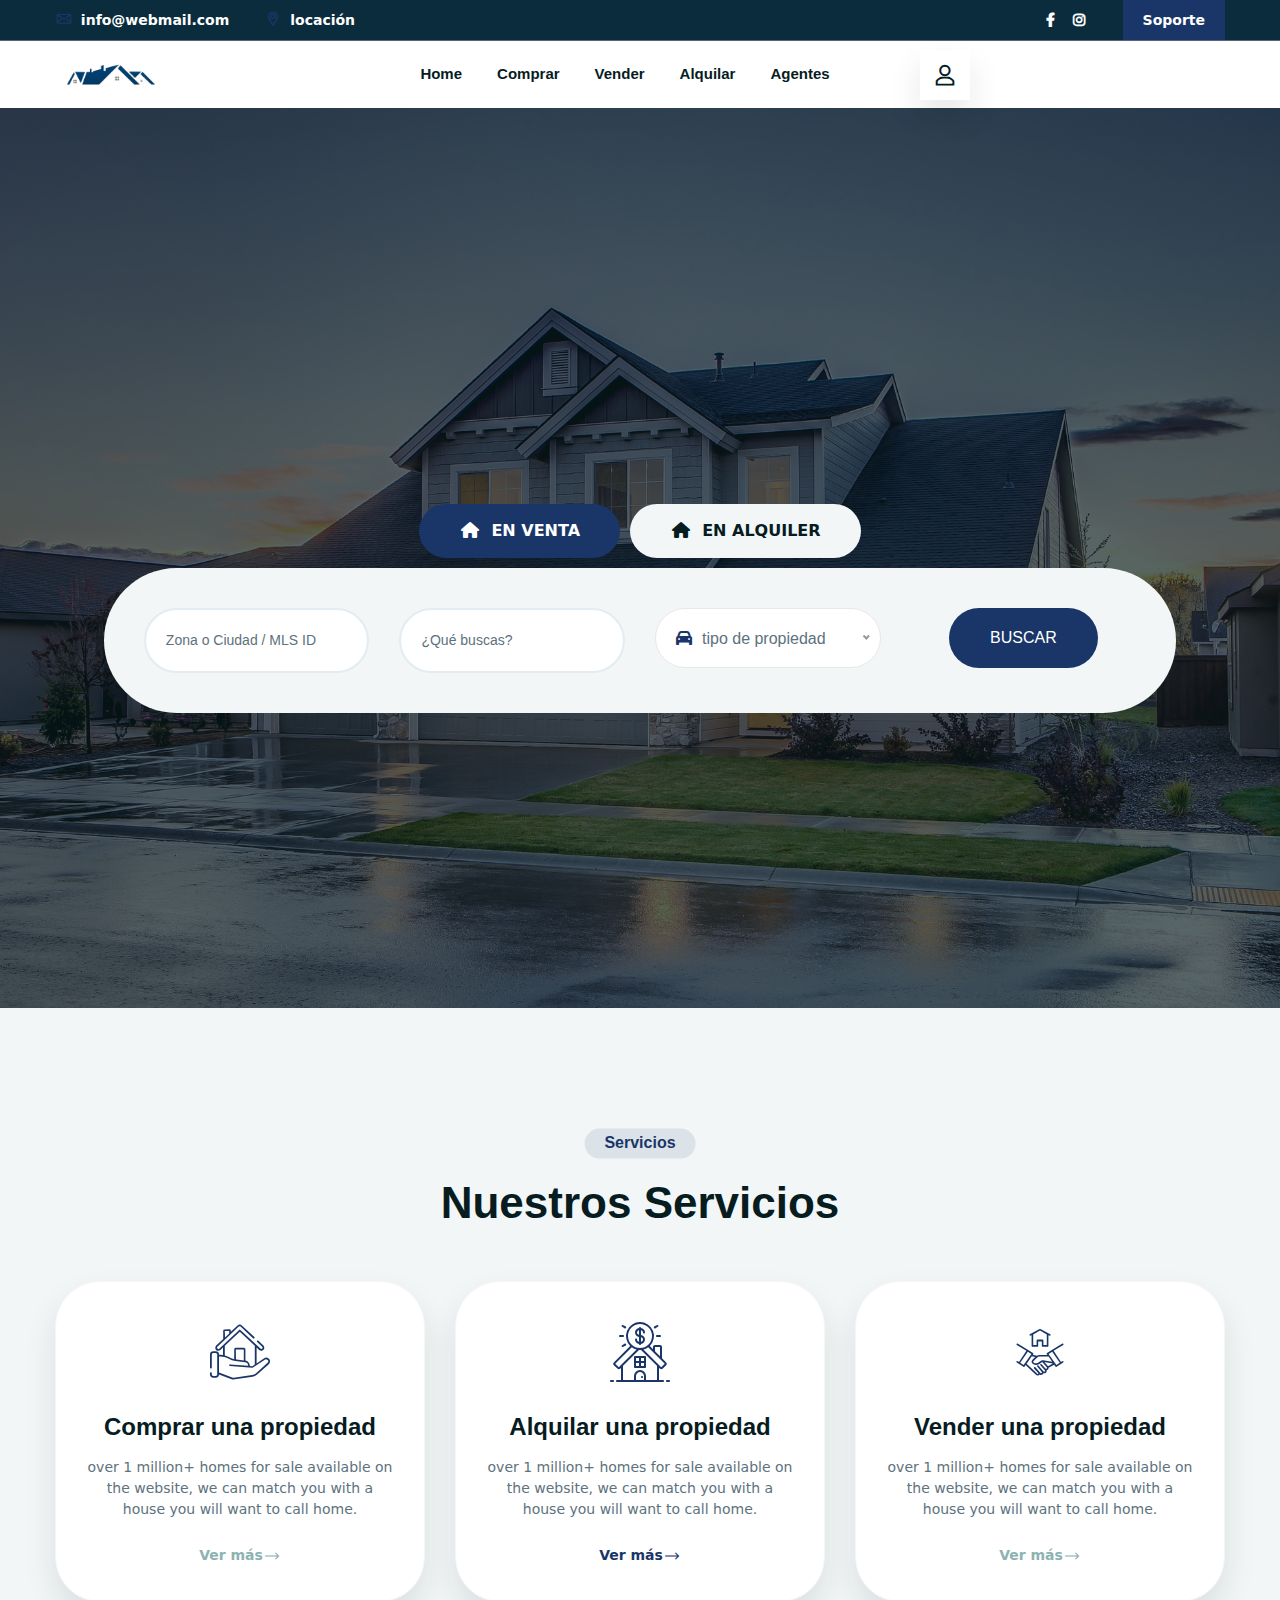
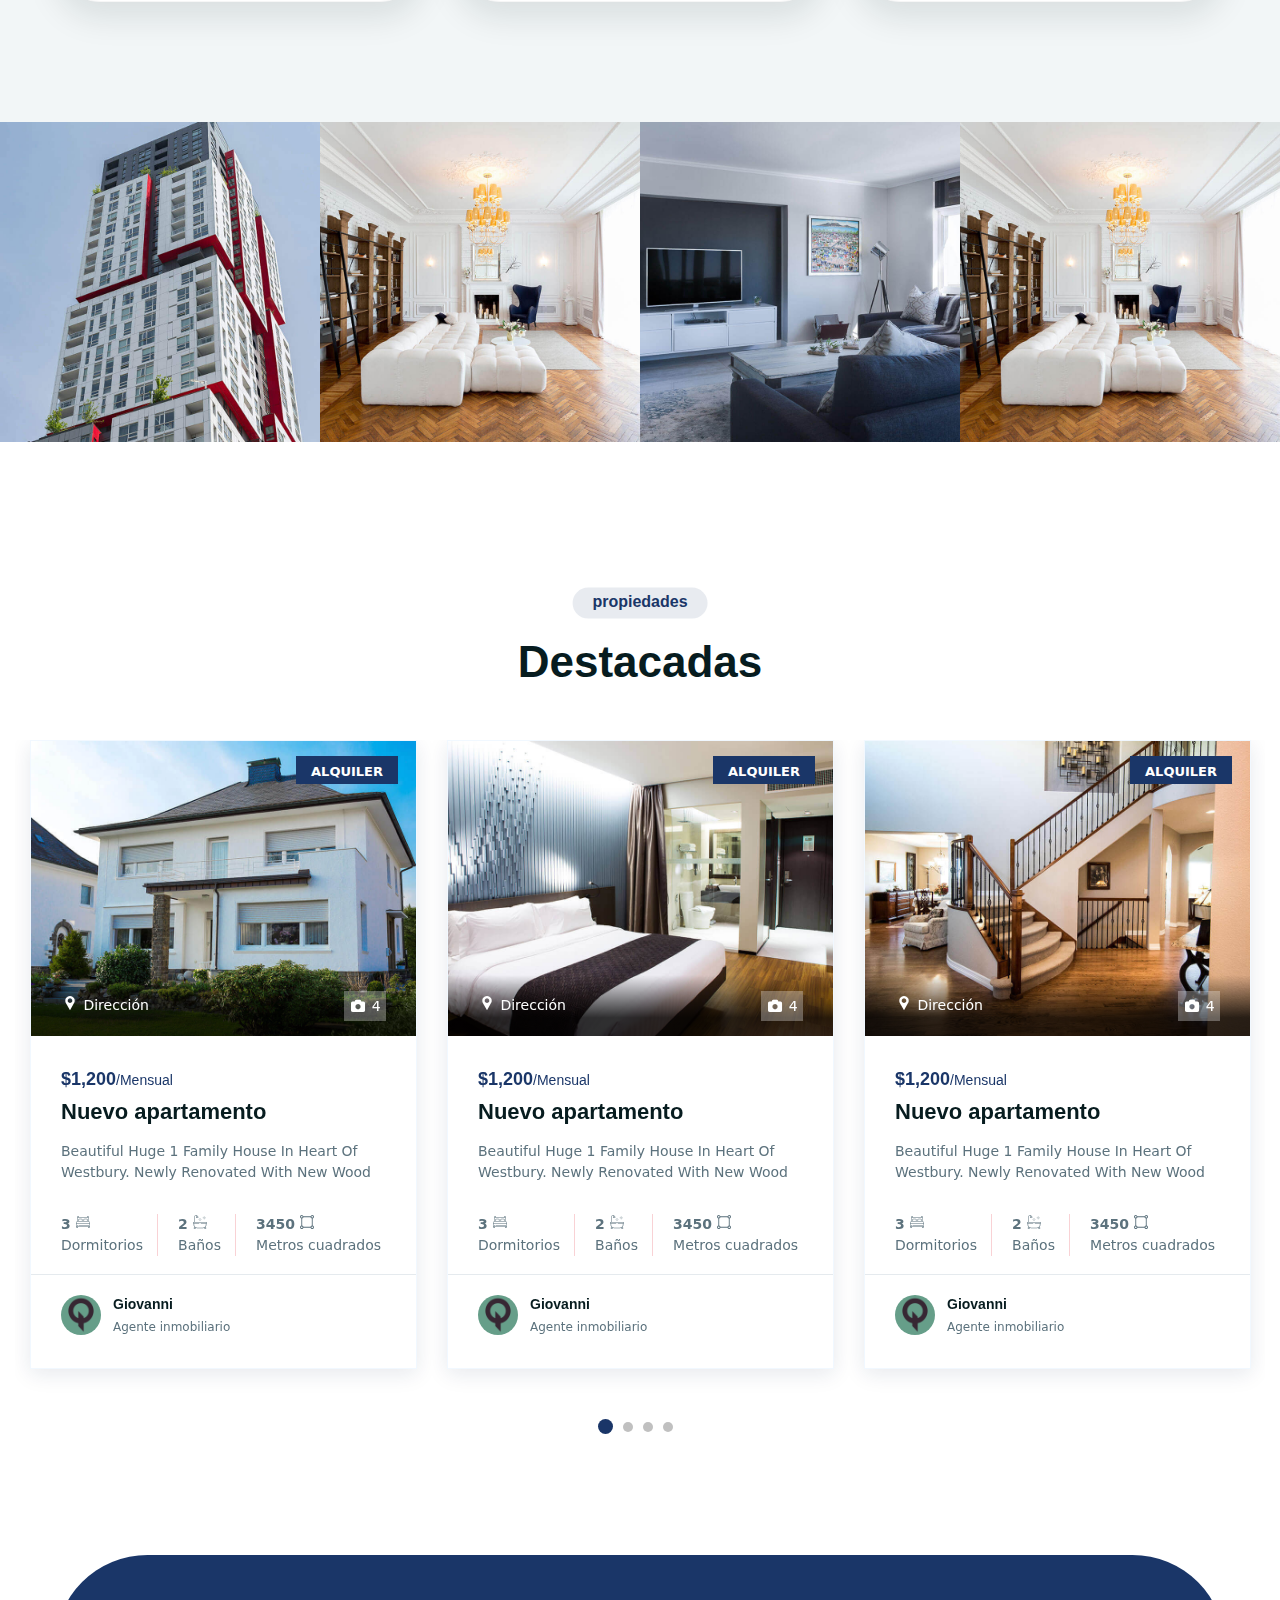
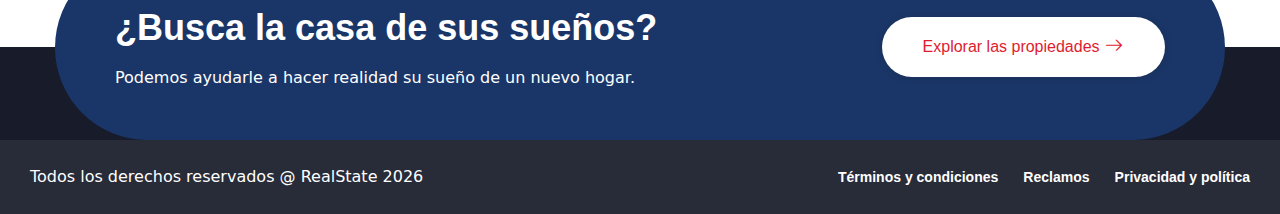
<file: index.html>
<!doctype html>
<html class="no-js" lang="zxx">

<head>
    <meta charset="utf-8">
    <meta http-equiv="x-ua-compatible" content="ie=edge">
    <title>RealState - Home</title>
    <meta name="robots" content="noindex, follow" />
    <meta name="description" content="">
    <meta name="viewport" content="width=device-width, initial-scale=1, shrink-to-fit=no">

    <!-- Place favicon.png in the root directory -->
    <link rel="shortcut icon" href="img/logo.png" type="image/x-icon" />
    <!-- Font Icons css -->
    <link rel="stylesheet" href="css/font-icons.css">
    <!-- plugins css -->
    <link rel="stylesheet" href="css/plugins.css">
    <!-- Main Stylesheet -->
    <link rel="stylesheet" href="css/style.css">
    <!-- Responsive css -->
    <link rel="stylesheet" href="css/responsive.css">
</head>

<body>

    <!-- Body main wrapper start -->
    <div class="body-wrapper">

        <!-- HEADER AREA START  -->
        <header class="ltn__header-area ltn__header-5 ltn__header-transparent--- gradient-color-4---">
            <!-- ltn__header-top-area start -->
            <div class="ltn__header-top-area section-bg-6 top-area-color-white---">
                <div class="container">
                    <div class="row">
                        <div class="col-md-7">
                            <div class="ltn__top-bar-menu">
                                <ul>
                                    <li><a href="mailto:info@webmail.com?Subject=Flower%20greetings%20to%20you"><i
                                                class="icon-mail"></i> info@webmail.com</a></li>
                                    <li><a href="#"><i class="icon-placeholder"></i> locación</a></li>
                                </ul>
                            </div>
                        </div>
                        <div class="col-md-5">
                            <div class="top-bar-right text-end">
                                <div class="ltn__top-bar-menu">
                                    <ul>
                                        <li>
                                            <!-- ltn__social-media -->
                                            <div class="ltn__social-media">
                                                <ul>
                                                    <li><a href="#" title="Facebook"><i
                                                                class="fab fa-facebook-f"></i></a></li>

                                                    <li><a href="#" title="Instagram"><i
                                                                class="fab fa-instagram"></i></a></li>
                                                </ul>
                                            </div>
                                        </li>
                                        <li>
                                            <!-- header-top-btn -->
                                            <div class="header-top-btn">
                                                <a href="#">Soporte</a>
                                            </div>
                                        </li>
                                    </ul>
                                </div>
                            </div>
                        </div>
                    </div>
                </div>
            </div>
            <!-- ltn__header-top-area end -->

            <!-- ltn__header-middle-area start -->
            <div class="ltn__header-middle-area ltn__header-sticky ltn__sticky-bg-white">
                <div class="container">
                    <div class="row">
                        <div class="col">
                            <div class="site-logo-wrap">
                                <div class="site-logo">
                                    <a href="index.html"><img src="img/logo.png" alt="Logo"></a>
                                </div>
                                <div class="get-support clearfix d-none">
                                    <div class="get-support-icon">
                                        <i class="icon-call"></i>
                                    </div>
                                    <div class="get-support-info">
                                        <h6>Soporte</h6>
                                        <h4><a href="tel:+123456789">123-456-789-10</a></h4>
                                    </div>
                                </div>
                            </div>
                        </div>
                        <div class="col header-menu-column">
                            <div class="header-menu d-none d-xl-block">
                                <nav>
                                    <div class="ltn__main-menu">
                                        <ul>
                                            <li><a href="index.html">Home</a></li>
                                            <li><a href="#">Comprar</a></li>
                                            <li><a href="#">Vender</a></li>
                                            <li><a href="#">Alquilar</a></li>
                                            <li><a href="#">Agentes</a></li>
                                        </ul>
                                    </div>
                                </nav>
                            </div>
                        </div>
                        <div class="col ltn__header-options ltn__header-options-2 mb-sm-20">
                            <!-- header-search-1 -->
                            <!-- user-menu -->
                            <div class="ltn__drop-menu user-menu">
                                <ul>
                                    <li>
                                        <a href="#"><i class="icon-user"></i></a>
                                        <ul>
                                            <li><a href="#">Iniciar Sesión</a></li>
                                            <li><a href="#">Registrarse</a></li>
                                        </ul>
                                    </li>
                                </ul>
                            </div>
                            <!-- mini-cart 
                            <div class="mini-cart-icon">
                                <a href="#ltn__utilize-cart-menu" class="ltn__utilize-toggle">
                                    <i class="icon-shopping-cart"></i>
                                    <sup>2</sup>
                                </a>
                            </div>
                            mini-cart -->
                            <!-- Mobile Menu Button -->
                            <div class="mobile-menu-toggle d-xl-none">
                                <a href="#ltn__utilize-mobile-menu" class="ltn__utilize-toggle">
                                    <svg viewBox="0 0 800 600">
                                        <path
                                            d="M300,220 C300,220 520,220 540,220 C740,220 640,540 520,420 C440,340 300,200 300,200"
                                            id="top"></path>
                                        <path d="M300,320 L540,320" id="middle"></path>
                                        <path
                                            d="M300,210 C300,210 520,210 540,210 C740,210 640,530 520,410 C440,330 300,190 300,190"
                                            id="bottom"
                                            transform="translate(480, 320) scale(1, -1) translate(-480, -318) "></path>
                                    </svg>
                                </a>
                            </div>
                        </div>
                    </div>
                </div>
            </div>
            <!-- ltn__header-middle-area end -->
        </header>
        <!-- HEADER AREA END -->

        <!-- Utilize Mobile Menu Start -->
        <div id="ltn__utilize-mobile-menu" class="ltn__utilize ltn__utilize-mobile-menu">
            <div class="ltn__utilize-menu-inner ltn__scrollbar">
                <div class="ltn__utilize-menu-head">
                    <div class="site-logo">
                        <a href="index.html"><img src="img/logo.png" alt="Logo"></a>
                    </div>
                    <button class="ltn__utilize-close">×</button>
                </div>
                <div class="ltn__utilize-menu-search-form">
                    <form action="#">
                        <input type="text" placeholder="Search...">
                        <button><i class="fas fa-search"></i></button>
                    </form>
                </div>
                <div class="ltn__utilize-menu">
                    <ul>
                        <li><a href="index.html">Home</a></li>
                        <li><a href="#">Comprar</a></li>
                        <li><a href="#">Vender</a></li>
                        <li><a href="#">Alquilar</a></li>
                        <li><a href="#">Agentes</a></li>
                    </ul>
                </div>
                <div class="ltn__utilize-buttons ltn__utilize-buttons-2">
                    <ul>
                        <li>
                            <a href="account.html" title="My Account">
                                <span class="utilize-btn-icon">
                                    <i class="far fa-user"></i>
                                </span>
                                Mi cuenta
                            </a>
                        </li>
                    </ul>
                </div>
                <div class="ltn__social-media-2">
                    <ul>
                        <li><a href="#" title="Facebook"><i class="fab fa-facebook-f"></i></a></li>
                        <li><a href="#" title="Twitter"><i class="fab fa-twitter"></i></a></li>
                        <li><a href="#" title="Linkedin"><i class="fab fa-linkedin"></i></a></li>
                        <li><a href="#" title="Instagram"><i class="fab fa-instagram"></i></a></li>
                    </ul>
                </div>
            </div>
        </div>
        <!-- Utilize Mobile Menu End -->

        <div class="ltn__utilize-overlay"></div>

        <!-- SLIDER AREA START (slider-4) -->
        <div class="ltn__slider-area ltn__slider-4 position-relative  ltn__primary-bg fix">
            <div
                class="ltn__slide-one-active----- slick-slide-arrow-1----- slick-slide-dots-1----- arrow-white----- ltn__slide-animation-active">

                <!-- myHeroImg -->
                <img src="img/hero/Hero-image.jpg" id="myHeroImg" alt="">

                <!-- ltn__slide-item -->
                <div class="ltn__slide-item ltn__slide-item-2 ltn__slide-item-7 bg-image--- bg-overlay-theme-black-30"
                    data-bs-bg="img/slider/41.jpg">
                    <div class="ltn__slide-item-inner text-center">
                        <div class="container">
                            <div class="row">
                                <div class="col-lg-12 align-self-center">
                                    <div class="slide-item-car-dealer-form">
                                        <div class="ltn__car-dealer-form-tab">
                                            <div class="ltn__tab-menu  text-uppercase text-center">
                                                <div class="nav">
                                                    <a class="active show" data-bs-toggle="tab"
                                                        href="#ltn__form_tab_1_1"><i class="fas fa-home"></i>En
                                                        Venta</a>
                                                    <a data-bs-toggle="tab" href="#ltn__form_tab_1_2" class=""><i
                                                            class="fas fa-home"></i>En Alquiler</a>
                                                </div>
                                            </div>
                                            <div class="tab-content pb-10">
                                                <div class="tab-pane fade active show" id="ltn__form_tab_1_1">
                                                    <div class="car-dealer-form-inner">
                                                        <form action="#" class="ltn__car-dealer-form-box row">
                                                            <div
                                                                class="ltn__car-dealer-form-item ltn__custom-icon ltn__icon-meter col-lg-3 col-md-6">
                                                                <input type="text" class="form-control"
                                                                    placeholder="Zona o Ciudad / MLS ID"
                                                                    aria-label="Zona o Ciudad / MLS ID">
                                                            </div>
                                                            <div
                                                                class="ltn__car-dealer-form-item ltn__custom-icon ltn__icon-meter col-lg-3 col-md-6">
                                                                <input type="text" class="form-control"
                                                                    placeholder="¿Qué buscas?"
                                                                    aria-label="¿Qué buscas?">
                                                            </div>
                                                            <div
                                                                class="ltn__car-dealer-form-item ltn__custom-icon ltn__icon-car col-lg-3 col-md-6">
                                                                <select class="nice-select">
                                                                    <option>tipo de propiedad</option>
                                                                    <optgroup label="Residencial">
                                                                        <option>Departamentos</option>
                                                                        <option>Casa</option>
                                                                        <option>Quinta</option>
                                                                        <option>Terreno Lote / Parcela
                                                                        </option>
                                                                        <option>Penthouse</option>
                                                                    </optgroup>
                                                                    <optgroup label="Comercial">
                                                                        <option>Hotel/Edificio de
                                                                            Apartamentos</option>
                                                                        <option>Industrial/Terreno
                                                                            Comercial</option>
                                                                        <option>Quinta/Terreno</option>
                                                                        <option>Oficinas comerciales
                                                                        </option>
                                                                        <option>Locales
                                                                            comerciales-tiendas</option>
                                                                        <option>Almacenes/Galpon
                                                                        </option>
                                                                    </optgroup>
                                                                </select>
                                                            </div>
                                                            <div
                                                                class="ltn__car-dealer-form-item ltn__custom-icon ltn__icon-calendar col-lg-3 col-md-6">
                                                                <div class="btn-wrapper text-center mt-0">
                                                                    <!-- <button type="submit" class="btn theme-btn-1 btn-effect-1 text-uppercase">Search Inventory</button> -->
                                                                    <a href="#"
                                                                        class="btn theme-btn-1 btn-effect-1 text-uppercase">Buscar</a>
                                                                </div>
                                                            </div>
                                                        </form>
                                                    </div>
                                                </div>
                                            </div>
                                        </div>
                                    </div>
                                </div>
                            </div>
                        </div>
                    </div>
                </div>
            </div>
        </div>
        <!-- SLIDER AREA END -->

        <!-- FEATURE AREA START ( Feature - 6) -->
        <div class="ltn__feature-area section-bg-1 pt-120 pb-90 mb-120---">
            <div class="container">
                <div class="row">
                    <div class="col-lg-12">
                        <div class="section-title-area ltn__section-title-2--- text-center">
                            <h6 class="section-subtitle section-subtitle-2 ltn__secondary-color">Servicios</h6>
                            <h1 class="section-title">Nuestros Servicios</h1>
                        </div>
                    </div>
                </div>
                <div class="row ltn__custom-gutter--- justify-content-center">
                    <div class="col-lg-4 col-sm-6 col-12">
                        <div class="ltn__feature-item ltn__feature-item-6 text-center bg-white  box-shadow-1">
                            <div class="ltn__feature-icon">
                                <span><i class="flaticon-house"></i></span>
                            </div>
                            <div class="ltn__feature-info">
                                <h3><a href="#">Comprar una propiedad</a></h3>
                                <p>over 1 million+ homes for sale available on the website, we can match you with a
                                    house you will want to call home.</p>
                                <a class="ltn__service-btn" href="#">Ver más <i class="flaticon-right-arrow"></i></a>
                            </div>
                        </div>
                    </div>
                    <div class="col-lg-4 col-sm-6 col-12">
                        <div class="ltn__feature-item ltn__feature-item-6 text-center bg-white  box-shadow-1 active">
                            <div class="ltn__feature-icon">
                                <span><i class="flaticon-house-3"></i></span>
                            </div>
                            <div class="ltn__feature-info">
                                <h3><a href="#">Alquilar una propiedad</a></h3>
                                <p>over 1 million+ homes for sale available on the website, we can match you with a
                                    house you will want to call home.</p>
                                <a class="ltn__service-btn" href="#">Ver más <i class="flaticon-right-arrow"></i></a>
                            </div>
                        </div>
                    </div>
                    <div class="col-lg-4 col-sm-6 col-12">
                        <div class="ltn__feature-item ltn__feature-item-6 text-center bg-white  box-shadow-1">
                            <div class="ltn__feature-icon">
                                <span><i class="flaticon-deal-1"></i></span>
                            </div>
                            <div class="ltn__feature-info">
                                <h3><a href="#">Vender una propiedad</a></h3>
                                <p>over 1 million+ homes for sale available on the website, we can match you with a
                                    house you will want to call home.</p>
                                <a class="ltn__service-btn" href="#">Ver más<i class="flaticon-right-arrow"></i></a>
                            </div>
                        </div>
                    </div>
                </div>
            </div>
        </div>
        <!-- FEATURE AREA END -->

        <!-- IMAGE SLIDER AREA START (img-slider-3) -->
        <div class="ltn__img-slider-area">
            <div class="container-fluid">
                <div class="row ltn__image-slider-4-active slick-arrow-1 slick-arrow-1-inner ltn__no-gutter-all">
                    <div class="col-lg-12">
                        <div class="ltn__img-slide-item-4">
                            <a href="img/img-slide/21.jpg" data-rel="lightcase:myCollection">
                                <img src="img/img-slide/21.jpg" alt="Image">
                            </a>
                            <div class="ltn__img-slide-info">
                                <div class="ltn__img-slide-info-brief">
                                    <h6>Heart of NYC</h6>
                                    <h1><a href="portfolio-details.html">Manhattan </a></h1>
                                </div>
                                <div class="btn-wrapper">
                                    <a href="portfolio-details.html"
                                        class="btn theme-btn-1 btn-effect-1 text-uppercase">Ver más</a>
                                </div>
                            </div>
                        </div>
                    </div>
                    <div class="col-lg-12">
                        <div class="ltn__img-slide-item-4">
                            <a href="img/img-slide/22.jpg" data-rel="lightcase:myCollection">
                                <img src="img/img-slide/22.jpg" alt="Image">
                            </a>
                            <div class="ltn__img-slide-info">
                                <div class="ltn__img-slide-info-brief">
                                    <h6>The luxury crib</h6>
                                    <h1><a href="portfolio-details.html">Upper East Side</a></h1>
                                </div>
                                <div class="btn-wrapper">
                                    <a href="portfolio-details.html"
                                        class="btn theme-btn-1 btn-effect-1 text-uppercase">Ver más</a>
                                </div>
                            </div>
                        </div>
                    </div>
                    <div class="col-lg-12">
                        <div class="ltn__img-slide-item-4">
                            <a href="img/img-slide/23.jpg" data-rel="lightcase:myCollection">
                                <img src="img/img-slide/23.jpg" alt="Image">
                            </a>
                            <div class="ltn__img-slide-info">
                                <div class="ltn__img-slide-info-brief">
                                    <h6>The Best City</h6>
                                    <h1><a href="portfolio-details.html">Jersey City</a></h1>
                                </div>
                                <div class="btn-wrapper">
                                    <a href="portfolio-details.html"
                                        class="btn theme-btn-1 btn-effect-1 text-uppercase">Ver más</a>
                                </div>
                            </div>
                        </div>
                    </div>
                    <div class="col-lg-12">
                        <div class="ltn__img-slide-item-4">
                            <a href="img/img-slide/24.jpg" data-rel="lightcase:myCollection">
                                <img src="img/img-slide/24.jpg" alt="Image">
                            </a>
                            <div class="ltn__img-slide-info">
                                <div class="ltn__img-slide-info-brief">
                                    <h6>Friendly neighborhood</h6>
                                    <h1><a href="portfolio-details.html">Queens </a></h1>
                                </div>
                                <div class="btn-wrapper">
                                    <a href="portfolio-details.html"
                                        class="btn theme-btn-1 btn-effect-1 text-uppercase">Ver más</a>
                                </div>
                            </div>
                        </div>
                    </div>
                    <div class="col-lg-12">
                        <div class="ltn__img-slide-item-4">
                            <a href="img/img-slide/22.jpg" data-rel="lightcase:myCollection">
                                <img src="img/img-slide/22.jpg" alt="Image">
                            </a>
                            <div class="ltn__img-slide-info">
                                <div class="ltn__img-slide-info-brief">
                                    <h6>The perfect city</h6>
                                    <h1><a href="portfolio-details.html">Greenville</a></h1>
                                </div>
                                <div class="btn-wrapper">
                                    <a href="portfolio-details.html"
                                        class="btn theme-btn-1 btn-effect-1 text-uppercase">Ver más</a>
                                </div>
                            </div>
                        </div>
                    </div>
                </div>
            </div>
        </div>
        <!-- IMAGE SLIDER AREA END -->

        <!-- PRODUCT SLIDER AREA START -->
        <div class="ltn__product-slider-area ltn__product-gutter pt-115 pb-90 plr--7">
            <div class="container-fluid">
                <div class="row">
                    <div class="col-lg-12">
                        <div class="section-title-area ltn__section-title-2--- text-center">
                            <h6 class="section-subtitle section-subtitle-2 ltn__secondary-color">propiedades</h6>
                            <h1 class="section-title">Destacadas</h1>
                        </div>
                    </div>
                </div>
                <div class="row ltn__product-slider-item-four-active-full-width slick-arrow-1">
                    <!-- ltn__product-item -->
                    <div class="col-lg-12">
                        <div class="ltn__product-item ltn__product-item-4 text-center---">
                            <div class="product-img">
                                <a href="product-details.html"><img src="img/product-3/1.jpg" alt="#"></a>
                                <div class="product-badge">
                                    <ul>
                                        <li class="sale-badge bg-green">Alquiler</li>
                                    </ul>
                                </div>
                                <div class="product-img-location-gallery">
                                    <div class="product-img-location">
                                        <ul>
                                            <li>
                                                <a href="#"><i class="flaticon-pin"></i> Dirección</a>
                                            </li>
                                        </ul>
                                    </div>
                                    <div class="product-img-gallery">
                                        <ul>
                                            <li>
                                                <a href="product-details.html"><i class="fas fa-camera"></i> 4</a>
                                            </li>
                                        </ul>
                                    </div>
                                </div>
                            </div>
                            <div class="product-info">
                                <div class="product-price">
                                    <span>$1,200<label>/Mensual</label></span>
                                </div>
                                <h2 class="product-title"><a href="product-details.html">Nuevo apartamento</a></h2>
                                <div class="product-description">
                                    <p>Beautiful Huge 1 Family House In Heart Of <br>
                                        Westbury. Newly Renovated With New Wood</p>
                                </div>
                                <ul class="ltn__list-item-2 ltn__list-item-2-before">
                                    <li><span>3 <i class="flaticon-bed"></i></span>
                                        Dormitorios
                                    </li>
                                    <li><span>2 <i class="flaticon-clean"></i></span>
                                        Baños
                                    </li>
                                    <li><span>3450 <i
                                                class="flaticon-square-shape-design-interface-tool-symbol"></i></span>
                                        Metros cuadrados
                                    </li>
                                </ul>
                            </div>
                            <div class="product-info-bottom">
                                <div class="real-estate-agent">
                                    <div class="agent-img">
                                        <a href="#"><img src="img/profile/profileQa.png" alt="#"></a>
                                    </div>
                                    <div class="agent-brief">
                                        <h6><a href="#">Giovanni</a></h6>
                                        <small>Agente inmobiliario</small>
                                    </div>
                                </div>
                            </div>
                        </div>
                    </div>
                    <!-- ltn__product-item -->
                    <div class="col-lg-12">
                        <div class="ltn__product-item ltn__product-item-4 text-center---">
                            <div class="product-img">
                                <a href="product-details.html"><img src="img/product-3/2.jpg" alt="#"></a>
                                <div class="product-badge">
                                    <ul>
                                        <li class="sale-badge bg-green">Alquiler</li>
                                    </ul>
                                </div>
                                <div class="product-img-location-gallery">
                                    <div class="product-img-location">
                                        <ul>
                                            <li>
                                                <a href="#"><i class="flaticon-pin"></i> Dirección</a>
                                            </li>
                                        </ul>
                                    </div>
                                    <div class="product-img-gallery">
                                        <ul>
                                            <li>
                                                <a href="product-details.html"><i class="fas fa-camera"></i> 4</a>
                                            </li>
                                        </ul>
                                    </div>
                                </div>
                            </div>
                            <div class="product-info">
                                <div class="product-price">
                                    <span>$1,200<label>/Mensual</label></span>
                                </div>
                                <h2 class="product-title"><a href="product-details.html">Nuevo apartamento</a></h2>
                                <div class="product-description">
                                    <p>Beautiful Huge 1 Family House In Heart Of <br>
                                        Westbury. Newly Renovated With New Wood</p>
                                </div>
                                <ul class="ltn__list-item-2 ltn__list-item-2-before">
                                    <li><span>3 <i class="flaticon-bed"></i></span>
                                        Dormitorios
                                    </li>
                                    <li><span>2 <i class="flaticon-clean"></i></span>
                                        Baños
                                    </li>
                                    <li><span>3450 <i
                                                class="flaticon-square-shape-design-interface-tool-symbol"></i></span>
                                        Metros cuadrados
                                    </li>
                                </ul>
                            </div>
                            <div class="product-info-bottom">
                                <div class="real-estate-agent">
                                    <div class="agent-img">
                                        <a href="#"><img src="img/profile/profileQa.png" alt="#"></a>
                                    </div>
                                    <div class="agent-brief">
                                        <h6><a href="#">Giovanni</a></h6>
                                        <small>Agente inmobiliario</small>
                                    </div>
                                </div>
                            </div>
                        </div>
                    </div>
                    <!-- ltn__product-item -->
                    <div class="col-lg-12">
                        <div class="ltn__product-item ltn__product-item-4 text-center---">
                            <div class="product-img">
                                <a href="product-details.html"><img src="img/product-3/3.jpg" alt="#"></a>
                                <div class="product-badge">
                                    <ul>
                                        <li class="sale-badge bg-green">Alquiler</li>
                                    </ul>
                                </div>
                                <div class="product-img-location-gallery">
                                    <div class="product-img-location">
                                        <ul>
                                            <li>
                                                <a href="#"><i class="flaticon-pin"></i> Dirección</a>
                                            </li>
                                        </ul>
                                    </div>
                                    <div class="product-img-gallery">
                                        <ul>
                                            <li>
                                                <a href="product-details.html"><i class="fas fa-camera"></i> 4</a>
                                            </li>
                                        </ul>
                                    </div>
                                </div>
                            </div>
                            <div class="product-info">
                                <div class="product-price">
                                    <span>$1,200<label>/Mensual</label></span>
                                </div>
                                <h2 class="product-title"><a href="product-details.html">Nuevo apartamento</a></h2>
                                <div class="product-description">
                                    <p>Beautiful Huge 1 Family House In Heart Of <br>
                                        Westbury. Newly Renovated With New Wood</p>
                                </div>
                                <ul class="ltn__list-item-2 ltn__list-item-2-before">
                                    <li><span>3 <i class="flaticon-bed"></i></span>
                                        Dormitorios
                                    </li>
                                    <li><span>2 <i class="flaticon-clean"></i></span>
                                        Baños
                                    </li>
                                    <li><span>3450 <i
                                                class="flaticon-square-shape-design-interface-tool-symbol"></i></span>
                                        Metros cuadrados
                                    </li>
                                </ul>
                            </div>
                            <div class="product-info-bottom">
                                <div class="real-estate-agent">
                                    <div class="agent-img">
                                        <a href="#"><img src="img/profile/profileQa.png" alt="#"></a>
                                    </div>
                                    <div class="agent-brief">
                                        <h6><a href="#">Giovanni</a></h6>
                                        <small>Agente inmobiliario</small>
                                    </div>
                                </div>
                            </div>
                        </div>
                    </div>
                    <!-- ltn__product-item -->
                    <div class="col-lg-12">
                        <div class="ltn__product-item ltn__product-item-4 text-center---">
                            <div class="product-img">
                                <a href="product-details.html"><img src="img/product-3/4.jpg" alt="#"></a>
                                <div class="product-badge">
                                    <ul>
                                        <li class="sale-badge bg-green">Alquiler</li>
                                    </ul>
                                </div>
                                <div class="product-img-location-gallery">
                                    <div class="product-img-location">
                                        <ul>
                                            <li>
                                                <a href="#"><i class="flaticon-pin"></i> Dirección</a>
                                            </li>
                                        </ul>
                                    </div>
                                    <div class="product-img-gallery">
                                        <ul>
                                            <li>
                                                <a href="product-details.html"><i class="fas fa-camera"></i> 4</a>
                                            </li>
                                        </ul>
                                    </div>
                                </div>
                            </div>
                            <div class="product-info">
                                <div class="product-price">
                                    <span>$1,200<label>/Mensual</label></span>
                                </div>
                                <h2 class="product-title"><a href="product-details.html">Nuevo apartamento</a></h2>
                                <div class="product-description">
                                    <p>Beautiful Huge 1 Family House In Heart Of <br>
                                        Westbury. Newly Renovated With New Wood</p>
                                </div>
                                <ul class="ltn__list-item-2 ltn__list-item-2-before">
                                    <li><span>3 <i class="flaticon-bed"></i></span>
                                        Dormitorios
                                    </li>
                                    <li><span>2 <i class="flaticon-clean"></i></span>
                                        Baños
                                    </li>
                                    <li><span>3450 <i
                                                class="flaticon-square-shape-design-interface-tool-symbol"></i></span>
                                        Metros cuadrados
                                    </li>
                                </ul>
                            </div>
                            <div class="product-info-bottom">
                                <div class="real-estate-agent">
                                    <div class="agent-img">
                                        <a href="#"><img src="img/profile/profileQa.png" alt="#"></a>
                                    </div>
                                    <div class="agent-brief">
                                        <h6><a href="#">Giovanni</a></h6>
                                        <small>Agente inmobiliario</small>
                                    </div>
                                </div>
                            </div>
                        </div>
                    </div>
                </div>
            </div>
        </div>
        <!-- PRODUCT SLIDER AREA END -->

        <!-- TESTIMONIAL AREA START (testimonial-7)
        <div class="ltn__testimonial-area section-bg-1--- bg-image-top pt-115 pb-70" data-bs-bg="img/bg/20.jpg">
            <div class="container">
                <div class="row">
                    <div class="col-lg-12">
                        <div class="section-title-area ltn__section-title-2--- text-center">
                            <h6 class="section-subtitle section-subtitle-2 ltn__secondary-color">Our Testimonial</h6>
                            <h1 class="section-title">Clients Feedback</h1>
                        </div>
                    </div>
                </div>
                <div class="row ltn__testimonial-slider-5-active slick-arrow-1">
                    <div class="col-lg-4">
                        <div class="ltn__testimonial-item ltn__testimonial-item-7">
                            <div class="ltn__testimoni-info">
                                <p><i class="flaticon-left-quote-1"></i>
                                    Precious ipsum dolor sit amet
                                    consectetur adipisicing elit, sed dos
                                    mod tempor incididunt ut labore et
                                    dolore magna aliqua. Ut enim ad min
                                    veniam, quis nostrud Precious ips
                                    um dolor sit amet, consecte</p>
                                <div class="ltn__testimoni-info-inner">
                                    <div class="ltn__testimoni-img">
                                        <img src="img/testimonial/1.jpg" alt="#">
                                    </div>
                                    <div class="ltn__testimoni-name-designation">
                                        <h5>Jacob William</h5>
                                        <label>Selling Agents</label>
                                    </div>
                                </div>
                            </div>
                        </div>
                    </div>
                    <div class="col-lg-4">
                        <div class="ltn__testimonial-item ltn__testimonial-item-7">
                            <div class="ltn__testimoni-info">
                                <p><i class="flaticon-left-quote-1"></i>
                                    Precious ipsum dolor sit amet
                                    consectetur adipisicing elit, sed dos
                                    mod tempor incididunt ut labore et
                                    dolore magna aliqua. Ut enim ad min
                                    veniam, quis nostrud Precious ips
                                    um dolor sit amet, consecte</p>
                                <div class="ltn__testimoni-info-inner">
                                    <div class="ltn__testimoni-img">
                                        <img src="img/testimonial/2.jpg" alt="#">
                                    </div>
                                    <div class="ltn__testimoni-name-designation">
                                        <h5>Kelian Anderson</h5>
                                        <label>Selling Agents</label>
                                    </div>
                                </div>
                            </div>
                        </div>
                    </div>
                    <div class="col-lg-4">
                        <div class="ltn__testimonial-item ltn__testimonial-item-7">
                            <div class="ltn__testimoni-info">
                                <p><i class="flaticon-left-quote-1"></i>
                                    Precious ipsum dolor sit amet
                                    consectetur adipisicing elit, sed dos
                                    mod tempor incididunt ut labore et
                                    dolore magna aliqua. Ut enim ad min
                                    veniam, quis nostrud Precious ips
                                    um dolor sit amet, consecte</p>
                                <div class="ltn__testimoni-info-inner">
                                    <div class="ltn__testimoni-img">
                                        <img src="img/testimonial/3.jpg" alt="#">
                                    </div>
                                    <div class="ltn__testimoni-name-designation">
                                        <h5>Adam Joseph</h5>
                                        <label>Selling Agents</label>
                                    </div>
                                </div>
                            </div>
                        </div>
                    </div>
                    <div class="col-lg-4">
                        <div class="ltn__testimonial-item ltn__testimonial-item-7">
                            <div class="ltn__testimoni-info">
                                <p><i class="flaticon-left-quote-1"></i>
                                    Precious ipsum dolor sit amet
                                    consectetur adipisicing elit, sed dos
                                    mod tempor incididunt ut labore et
                                    dolore magna aliqua. Ut enim ad min
                                    veniam, quis nostrud Precious ips
                                    um dolor sit amet, consecte</p>
                                <div class="ltn__testimoni-info-inner">
                                    <div class="ltn__testimoni-img">
                                        <img src="img/testimonial/4.jpg" alt="#">
                                    </div>
                                    <div class="ltn__testimoni-name-designation">
                                        <h5>James Carter</h5>
                                        <label>Selling Agents</label>
                                    </div>
                                </div>
                            </div>
                        </div>
                    </div>
                </div>
            </div>
        </div> TESTIMONIAL AREA END -->

        <!-- CALL TO ACTION START (call-to-action-6) -->
        <div class="ltn__call-to-action-area call-to-action-6 before-bg-bottom" data-bs-bg="img/1.jpg--">
            <div class="container">
                <div class="row">
                    <div class="col-lg-12">
                        <div
                            class="call-to-action-inner call-to-action-inner-6 ltn__secondary-bg position-relative text-center---">
                            <div class="coll-to-info text-color-white">
                                <h1>¿Busca la casa de sus sueños?</h1>
                                <p>Podemos ayudarle a hacer realidad su sueño de un nuevo hogar.</p>
                            </div>
                            <div class="btn-wrapper">
                                <a class="btn btn-effect-3 btn-white" href="contact.html">Explorar las propiedades <i
                                        class="icon-next"></i></a>
                            </div>
                        </div>
                    </div>
                </div>
            </div>
        </div>
        <!-- CALL TO ACTION END -->

        <!-- FOOTER AREA START -->
        <footer class="ltn__footer-area  ">
            <div class="ltn__copyright-area ltn__copyright-2 section-bg-7  plr--5">
                <div class="container-fluid ltn__border-top-2">
                    <div class="row">
                        <div class="col-md-6 col-12">
                            <div class="ltn__copyright-design clearfix">
                                <p>Todos los derechos reservados @ RealState <span class="current-year"></span></p>
                            </div>
                        </div>
                        <div class="col-md-6 col-12 align-self-center">
                            <div class="ltn__copyright-menu text-end">
                                <ul>
                                    <li><a href="#">Términos y condiciones</a></li>
                                    <li><a href="#">Reclamos</a></li>
                                    <li><a href="#">Privacidad y política
                                        </a></li>
                                </ul>
                            </div>
                        </div>
                    </div>
                </div>
            </div>
        </footer>
        <!-- FOOTER AREA END -->
    </div>
    <!-- Body main wrapper end -->

    <!-- All JS Plugins -->
    <script src="js/plugins.js"></script>
    <!-- Main JS -->
    <script src="js/main.js"></script>

</body>

</html>
</file>
<file: css/font-icons.css>
/* ===================================================
>>> TABLE OF CONTENTS:
======================================================
  1. Font Awesome 
  2. Flat Icon
  3. Iconmoon Icon

 
=================================================== */

/*---------------------------------------------------------------
  1. Font Awesome 6 Icon
---------------------------------------------------------------*/
/*!
 * Font Awesome Free 6.0.0 by @fontawesome - https://fontawesome.com
 * License - https://fontawesome.com/license/free (Icons: CC BY 4.0, Fonts: SIL OFL 1.1, Code: MIT License)
 * Copyright 2022 Fonticons, Inc.
 */
 .fa{font-family:var(--fa-style-family,"Font Awesome 6 Free");font-weight:var(--fa-style,900)}.fa,.fa-brands,.fa-duotone,.fa-light,.fa-regular,.fa-solid,.fa-thin,.fab,.fad,.fal,.far,.fas,.fat{-moz-osx-font-smoothing:grayscale;-webkit-font-smoothing:antialiased;display:var(--fa-display,inline-block);font-style:normal;font-variant:normal;line-height:1;text-rendering:auto}.fa-1x{font-size:1em}.fa-2x{font-size:2em}.fa-3x{font-size:3em}.fa-4x{font-size:4em}.fa-5x{font-size:5em}.fa-6x{font-size:6em}.fa-7x{font-size:7em}.fa-8x{font-size:8em}.fa-9x{font-size:9em}.fa-10x{font-size:10em}.fa-2xs{font-size:.625em;line-height:.1em;vertical-align:.225em}.fa-xs{font-size:.75em;line-height:.08333em;vertical-align:.125em}.fa-sm{font-size:.875em;line-height:.07143em;vertical-align:.05357em}.fa-lg{font-size:1.25em;line-height:.05em;vertical-align:-.075em}.fa-xl{font-size:1.5em;line-height:.04167em;vertical-align:-.125em}.fa-2xl{font-size:2em;line-height:.03125em;vertical-align:-.1875em}.fa-fw{text-align:center;width:1.25em}.fa-ul{list-style-type:none;margin-left:var(--fa-li-margin,2.5em);padding-left:0}.fa-ul>li{position:relative}.fa-li{left:calc(var(--fa-li-width, 2em)*-1);position:absolute;text-align:center;width:var(--fa-li-width,2em);line-height:inherit}.fa-border{border-radius:var(--fa-border-radius,.1em);border:var(--fa-border-width,.08em) var(--fa-border-style,solid) var(--fa-border-color,#eee);padding:var(--fa-border-padding,.2em .25em .15em)}.fa-pull-left{float:left;margin-right:var(--fa-pull-margin,.3em)}.fa-pull-right{float:right;margin-left:var(--fa-pull-margin,.3em)}.fa-beat{-webkit-animation-name:fa-beat;animation-name:fa-beat;-webkit-animation-delay:var(--fa-animation-delay,0);animation-delay:var(--fa-animation-delay,0);-webkit-animation-direction:var(--fa-animation-direction,normal);animation-direction:var(--fa-animation-direction,normal);-webkit-animation-duration:var(--fa-animation-duration,1s);animation-duration:var(--fa-animation-duration,1s);-webkit-animation-iteration-count:var(--fa-animation-iteration-count,infinite);animation-iteration-count:var(--fa-animation-iteration-count,infinite);-webkit-animation-timing-function:var(--fa-animation-timing,ease-in-out);animation-timing-function:var(--fa-animation-timing,ease-in-out)}.fa-bounce{-webkit-animation-name:fa-bounce;animation-name:fa-bounce;-webkit-animation-delay:var(--fa-animation-delay,0);animation-delay:var(--fa-animation-delay,0);-webkit-animation-direction:var(--fa-animation-direction,normal);animation-direction:var(--fa-animation-direction,normal);-webkit-animation-duration:var(--fa-animation-duration,1s);animation-duration:var(--fa-animation-duration,1s);-webkit-animation-iteration-count:var(--fa-animation-iteration-count,infinite);animation-iteration-count:var(--fa-animation-iteration-count,infinite);-webkit-animation-timing-function:var(--fa-animation-timing,cubic-bezier(.28,.84,.42,1));animation-timing-function:var(--fa-animation-timing,cubic-bezier(.28,.84,.42,1))}.fa-fade{-webkit-animation-name:fa-fade;animation-name:fa-fade;-webkit-animation-iteration-count:var(--fa-animation-iteration-count,infinite);animation-iteration-count:var(--fa-animation-iteration-count,infinite);-webkit-animation-timing-function:var(--fa-animation-timing,cubic-bezier(.4,0,.6,1));animation-timing-function:var(--fa-animation-timing,cubic-bezier(.4,0,.6,1))}.fa-beat-fade,.fa-fade{-webkit-animation-delay:var(--fa-animation-delay,0);animation-delay:var(--fa-animation-delay,0);-webkit-animation-direction:var(--fa-animation-direction,normal);animation-direction:var(--fa-animation-direction,normal);-webkit-animation-duration:var(--fa-animation-duration,1s);animation-duration:var(--fa-animation-duration,1s)}.fa-beat-fade{-webkit-animation-name:fa-beat-fade;animation-name:fa-beat-fade;-webkit-animation-iteration-count:var(--fa-animation-iteration-count,infinite);animation-iteration-count:var(--fa-animation-iteration-count,infinite);-webkit-animation-timing-function:var(--fa-animation-timing,cubic-bezier(.4,0,.6,1));animation-timing-function:var(--fa-animation-timing,cubic-bezier(.4,0,.6,1))}.fa-flip{-webkit-animation-name:fa-flip;animation-name:fa-flip;-webkit-animation-delay:var(--fa-animation-delay,0);animation-delay:var(--fa-animation-delay,0);-webkit-animation-direction:var(--fa-animation-direction,normal);animation-direction:var(--fa-animation-direction,normal);-webkit-animation-duration:var(--fa-animation-duration,1s);animation-duration:var(--fa-animation-duration,1s);-webkit-animation-iteration-count:var(--fa-animation-iteration-count,infinite);animation-iteration-count:var(--fa-animation-iteration-count,infinite);-webkit-animation-timing-function:var(--fa-animation-timing,ease-in-out);animation-timing-function:var(--fa-animation-timing,ease-in-out)}.fa-shake{-webkit-animation-name:fa-shake;animation-name:fa-shake;-webkit-animation-duration:var(--fa-animation-duration,1s);animation-duration:var(--fa-animation-duration,1s);-webkit-animation-iteration-count:var(--fa-animation-iteration-count,infinite);animation-iteration-count:var(--fa-animation-iteration-count,infinite);-webkit-animation-timing-function:var(--fa-animation-timing,linear);animation-timing-function:var(--fa-animation-timing,linear)}.fa-shake,.fa-spin{-webkit-animation-delay:var(--fa-animation-delay,0);animation-delay:var(--fa-animation-delay,0);-webkit-animation-direction:var(--fa-animation-direction,normal);animation-direction:var(--fa-animation-direction,normal)}.fa-spin{-webkit-animation-name:fa-spin;animation-name:fa-spin;-webkit-animation-duration:var(--fa-animation-duration,2s);animation-duration:var(--fa-animation-duration,2s);-webkit-animation-iteration-count:var(--fa-animation-iteration-count,infinite);animation-iteration-count:var(--fa-animation-iteration-count,infinite);-webkit-animation-timing-function:var(--fa-animation-timing,linear);animation-timing-function:var(--fa-animation-timing,linear)}.fa-spin-reverse{--fa-animation-direction:reverse}.fa-pulse,.fa-spin-pulse{-webkit-animation-name:fa-spin;animation-name:fa-spin;-webkit-animation-direction:var(--fa-animation-direction,normal);animation-direction:var(--fa-animation-direction,normal);-webkit-animation-duration:var(--fa-animation-duration,1s);animation-duration:var(--fa-animation-duration,1s);-webkit-animation-iteration-count:var(--fa-animation-iteration-count,infinite);animation-iteration-count:var(--fa-animation-iteration-count,infinite);-webkit-animation-timing-function:var(--fa-animation-timing,steps(8));animation-timing-function:var(--fa-animation-timing,steps(8))}@media (prefers-reduced-motion:reduce){.fa-beat,.fa-beat-fade,.fa-bounce,.fa-fade,.fa-flip,.fa-pulse,.fa-shake,.fa-spin,.fa-spin-pulse{-webkit-animation-delay:-1ms;animation-delay:-1ms;-webkit-animation-duration:1ms;animation-duration:1ms;-webkit-animation-iteration-count:1;animation-iteration-count:1;transition-delay:0s;transition-duration:0s}}@-webkit-keyframes fa-beat{0%,90%{-webkit-transform:scale(1);transform:scale(1)}45%{-webkit-transform:scale(var(--fa-beat-scale,1.25));transform:scale(var(--fa-beat-scale,1.25))}}@keyframes fa-beat{0%,90%{-webkit-transform:scale(1);transform:scale(1)}45%{-webkit-transform:scale(var(--fa-beat-scale,1.25));transform:scale(var(--fa-beat-scale,1.25))}}@-webkit-keyframes fa-bounce{0%{-webkit-transform:scale(1) translateY(0);transform:scale(1) translateY(0)}10%{-webkit-transform:scale(var(--fa-bounce-start-scale-x,1.1),var(--fa-bounce-start-scale-y,.9)) translateY(0);transform:scale(var(--fa-bounce-start-scale-x,1.1),var(--fa-bounce-start-scale-y,.9)) translateY(0)}30%{-webkit-transform:scale(var(--fa-bounce-jump-scale-x,.9),var(--fa-bounce-jump-scale-y,1.1)) translateY(var(--fa-bounce-height,-.5em));transform:scale(var(--fa-bounce-jump-scale-x,.9),var(--fa-bounce-jump-scale-y,1.1)) translateY(var(--fa-bounce-height,-.5em))}50%{-webkit-transform:scale(var(--fa-bounce-land-scale-x,1.05),var(--fa-bounce-land-scale-y,.95)) translateY(0);transform:scale(var(--fa-bounce-land-scale-x,1.05),var(--fa-bounce-land-scale-y,.95)) translateY(0)}57%{-webkit-transform:scale(1) translateY(var(--fa-bounce-rebound,-.125em));transform:scale(1) translateY(var(--fa-bounce-rebound,-.125em))}64%{-webkit-transform:scale(1) translateY(0);transform:scale(1) translateY(0)}to{-webkit-transform:scale(1) translateY(0);transform:scale(1) translateY(0)}}@keyframes fa-bounce{0%{-webkit-transform:scale(1) translateY(0);transform:scale(1) translateY(0)}10%{-webkit-transform:scale(var(--fa-bounce-start-scale-x,1.1),var(--fa-bounce-start-scale-y,.9)) translateY(0);transform:scale(var(--fa-bounce-start-scale-x,1.1),var(--fa-bounce-start-scale-y,.9)) translateY(0)}30%{-webkit-transform:scale(var(--fa-bounce-jump-scale-x,.9),var(--fa-bounce-jump-scale-y,1.1)) translateY(var(--fa-bounce-height,-.5em));transform:scale(var(--fa-bounce-jump-scale-x,.9),var(--fa-bounce-jump-scale-y,1.1)) translateY(var(--fa-bounce-height,-.5em))}50%{-webkit-transform:scale(var(--fa-bounce-land-scale-x,1.05),var(--fa-bounce-land-scale-y,.95)) translateY(0);transform:scale(var(--fa-bounce-land-scale-x,1.05),var(--fa-bounce-land-scale-y,.95)) translateY(0)}57%{-webkit-transform:scale(1) translateY(var(--fa-bounce-rebound,-.125em));transform:scale(1) translateY(var(--fa-bounce-rebound,-.125em))}64%{-webkit-transform:scale(1) translateY(0);transform:scale(1) translateY(0)}to{-webkit-transform:scale(1) translateY(0);transform:scale(1) translateY(0)}}@-webkit-keyframes fa-fade{50%{opacity:var(--fa-fade-opacity,.4)}}@keyframes fa-fade{50%{opacity:var(--fa-fade-opacity,.4)}}@-webkit-keyframes fa-beat-fade{0%,to{opacity:var(--fa-beat-fade-opacity,.4);-webkit-transform:scale(1);transform:scale(1)}50%{opacity:1;-webkit-transform:scale(var(--fa-beat-fade-scale,1.125));transform:scale(var(--fa-beat-fade-scale,1.125))}}@keyframes fa-beat-fade{0%,to{opacity:var(--fa-beat-fade-opacity,.4);-webkit-transform:scale(1);transform:scale(1)}50%{opacity:1;-webkit-transform:scale(var(--fa-beat-fade-scale,1.125));transform:scale(var(--fa-beat-fade-scale,1.125))}}@-webkit-keyframes fa-flip{50%{-webkit-transform:rotate3d(var(--fa-flip-x,0),var(--fa-flip-y,1),var(--fa-flip-z,0),var(--fa-flip-angle,-180deg));transform:rotate3d(var(--fa-flip-x,0),var(--fa-flip-y,1),var(--fa-flip-z,0),var(--fa-flip-angle,-180deg))}}@keyframes fa-flip{50%{-webkit-transform:rotate3d(var(--fa-flip-x,0),var(--fa-flip-y,1),var(--fa-flip-z,0),var(--fa-flip-angle,-180deg));transform:rotate3d(var(--fa-flip-x,0),var(--fa-flip-y,1),var(--fa-flip-z,0),var(--fa-flip-angle,-180deg))}}@-webkit-keyframes fa-shake{0%{-webkit-transform:rotate(-15deg);transform:rotate(-15deg)}4%{-webkit-transform:rotate(15deg);transform:rotate(15deg)}8%,24%{-webkit-transform:rotate(-18deg);transform:rotate(-18deg)}12%,28%{-webkit-transform:rotate(18deg);transform:rotate(18deg)}16%{-webkit-transform:rotate(-22deg);transform:rotate(-22deg)}20%{-webkit-transform:rotate(22deg);transform:rotate(22deg)}32%{-webkit-transform:rotate(-12deg);transform:rotate(-12deg)}36%{-webkit-transform:rotate(12deg);transform:rotate(12deg)}40%,to{-webkit-transform:rotate(0deg);transform:rotate(0deg)}}@keyframes fa-shake{0%{-webkit-transform:rotate(-15deg);transform:rotate(-15deg)}4%{-webkit-transform:rotate(15deg);transform:rotate(15deg)}8%,24%{-webkit-transform:rotate(-18deg);transform:rotate(-18deg)}12%,28%{-webkit-transform:rotate(18deg);transform:rotate(18deg)}16%{-webkit-transform:rotate(-22deg);transform:rotate(-22deg)}20%{-webkit-transform:rotate(22deg);transform:rotate(22deg)}32%{-webkit-transform:rotate(-12deg);transform:rotate(-12deg)}36%{-webkit-transform:rotate(12deg);transform:rotate(12deg)}40%,to{-webkit-transform:rotate(0deg);transform:rotate(0deg)}}@-webkit-keyframes fa-spin{0%{-webkit-transform:rotate(0deg);transform:rotate(0deg)}to{-webkit-transform:rotate(1turn);transform:rotate(1turn)}}@keyframes fa-spin{0%{-webkit-transform:rotate(0deg);transform:rotate(0deg)}to{-webkit-transform:rotate(1turn);transform:rotate(1turn)}}.fa-rotate-90{-webkit-transform:rotate(90deg);transform:rotate(90deg)}.fa-rotate-180{-webkit-transform:rotate(180deg);transform:rotate(180deg)}.fa-rotate-270{-webkit-transform:rotate(270deg);transform:rotate(270deg)}.fa-flip-horizontal{-webkit-transform:scaleX(-1);transform:scaleX(-1)}.fa-flip-vertical{-webkit-transform:scaleY(-1);transform:scaleY(-1)}.fa-flip-both,.fa-flip-horizontal.fa-flip-vertical{-webkit-transform:scale(-1);transform:scale(-1)}.fa-rotate-by{-webkit-transform:rotate(var(--fa-rotate-angle,none));transform:rotate(var(--fa-rotate-angle,none))}.fa-stack{display:inline-block;height:2em;line-height:2em;position:relative;vertical-align:middle;width:2.5em}.fa-stack-1x,.fa-stack-2x{left:0;position:absolute;text-align:center;width:100%;z-index:var(--fa-stack-z-index,auto)}.fa-stack-1x{line-height:inherit}.fa-stack-2x{font-size:2em}.fa-inverse{color:var(--fa-inverse,#fff)}.fa-0:before{content:"\30"}.fa-1:before{content:"\31"}.fa-2:before{content:"\32"}.fa-3:before{content:"\33"}.fa-4:before{content:"\34"}.fa-5:before{content:"\35"}.fa-6:before{content:"\36"}.fa-7:before{content:"\37"}.fa-8:before{content:"\38"}.fa-9:before{content:"\39"}.fa-a:before{content:"\41"}.fa-address-book:before,.fa-contact-book:before{content:"\f2b9"}.fa-address-card:before,.fa-contact-card:before,.fa-vcard:before{content:"\f2bb"}.fa-align-center:before{content:"\f037"}.fa-align-justify:before{content:"\f039"}.fa-align-left:before{content:"\f036"}.fa-align-right:before{content:"\f038"}.fa-anchor:before{content:"\f13d"}.fa-angle-down:before{content:"\f107"}.fa-angle-left:before{content:"\f104"}.fa-angle-right:before{content:"\f105"}.fa-angle-up:before{content:"\f106"}.fa-angle-double-down:before,.fa-angles-down:before{content:"\f103"}.fa-angle-double-left:before,.fa-angles-left:before{content:"\f100"}.fa-angle-double-right:before,.fa-angles-right:before{content:"\f101"}.fa-angle-double-up:before,.fa-angles-up:before{content:"\f102"}.fa-ankh:before{content:"\f644"}.fa-apple-alt:before,.fa-apple-whole:before{content:"\f5d1"}.fa-archway:before{content:"\f557"}.fa-arrow-down:before{content:"\f063"}.fa-arrow-down-1-9:before,.fa-sort-numeric-asc:before,.fa-sort-numeric-down:before{content:"\f162"}.fa-arrow-down-9-1:before,.fa-sort-numeric-desc:before,.fa-sort-numeric-down-alt:before{content:"\f886"}.fa-arrow-down-a-z:before,.fa-sort-alpha-asc:before,.fa-sort-alpha-down:before{content:"\f15d"}.fa-arrow-down-long:before,.fa-long-arrow-down:before{content:"\f175"}.fa-arrow-down-short-wide:before,.fa-sort-amount-desc:before,.fa-sort-amount-down-alt:before{content:"\f884"}.fa-arrow-down-wide-short:before,.fa-sort-amount-asc:before,.fa-sort-amount-down:before{content:"\f160"}.fa-arrow-down-z-a:before,.fa-sort-alpha-desc:before,.fa-sort-alpha-down-alt:before{content:"\f881"}.fa-arrow-left:before{content:"\f060"}.fa-arrow-left-long:before,.fa-long-arrow-left:before{content:"\f177"}.fa-arrow-pointer:before,.fa-mouse-pointer:before{content:"\f245"}.fa-arrow-right:before{content:"\f061"}.fa-arrow-right-arrow-left:before,.fa-exchange:before{content:"\f0ec"}.fa-arrow-right-from-bracket:before,.fa-sign-out:before{content:"\f08b"}.fa-arrow-right-long:before,.fa-long-arrow-right:before{content:"\f178"}.fa-arrow-right-to-bracket:before,.fa-sign-in:before{content:"\f090"}.fa-arrow-left-rotate:before,.fa-arrow-rotate-back:before,.fa-arrow-rotate-backward:before,.fa-arrow-rotate-left:before,.fa-undo:before{content:"\f0e2"}.fa-arrow-right-rotate:before,.fa-arrow-rotate-forward:before,.fa-arrow-rotate-right:before,.fa-redo:before{content:"\f01e"}.fa-arrow-trend-down:before{content:"\e097"}.fa-arrow-trend-up:before{content:"\e098"}.fa-arrow-turn-down:before,.fa-level-down:before{content:"\f149"}.fa-arrow-turn-up:before,.fa-level-up:before{content:"\f148"}.fa-arrow-up:before{content:"\f062"}.fa-arrow-up-1-9:before,.fa-sort-numeric-up:before{content:"\f163"}.fa-arrow-up-9-1:before,.fa-sort-numeric-up-alt:before{content:"\f887"}.fa-arrow-up-a-z:before,.fa-sort-alpha-up:before{content:"\f15e"}.fa-arrow-up-from-bracket:before{content:"\e09a"}.fa-arrow-up-long:before,.fa-long-arrow-up:before{content:"\f176"}.fa-arrow-up-right-from-square:before,.fa-external-link:before{content:"\f08e"}.fa-arrow-up-short-wide:before,.fa-sort-amount-up-alt:before{content:"\f885"}.fa-arrow-up-wide-short:before,.fa-sort-amount-up:before{content:"\f161"}.fa-arrow-up-z-a:before,.fa-sort-alpha-up-alt:before{content:"\f882"}.fa-arrows-h:before,.fa-arrows-left-right:before{content:"\f07e"}.fa-arrows-rotate:before,.fa-refresh:before,.fa-sync:before{content:"\f021"}.fa-arrows-up-down:before,.fa-arrows-v:before{content:"\f07d"}.fa-arrows-up-down-left-right:before,.fa-arrows:before{content:"\f047"}.fa-asterisk:before{content:"\2a"}.fa-at:before{content:"\40"}.fa-atom:before{content:"\f5d2"}.fa-audio-description:before{content:"\f29e"}.fa-austral-sign:before{content:"\e0a9"}.fa-award:before{content:"\f559"}.fa-b:before{content:"\42"}.fa-baby:before{content:"\f77c"}.fa-baby-carriage:before,.fa-carriage-baby:before{content:"\f77d"}.fa-backward:before{content:"\f04a"}.fa-backward-fast:before,.fa-fast-backward:before{content:"\f049"}.fa-backward-step:before,.fa-step-backward:before{content:"\f048"}.fa-bacon:before{content:"\f7e5"}.fa-bacteria:before{content:"\e059"}.fa-bacterium:before{content:"\e05a"}.fa-bag-shopping:before,.fa-shopping-bag:before{content:"\f290"}.fa-bahai:before{content:"\f666"}.fa-baht-sign:before{content:"\e0ac"}.fa-ban:before,.fa-cancel:before{content:"\f05e"}.fa-ban-smoking:before,.fa-smoking-ban:before{content:"\f54d"}.fa-band-aid:before,.fa-bandage:before{content:"\f462"}.fa-barcode:before{content:"\f02a"}.fa-bars:before,.fa-navicon:before{content:"\f0c9"}.fa-bars-progress:before,.fa-tasks-alt:before{content:"\f828"}.fa-bars-staggered:before,.fa-reorder:before,.fa-stream:before{content:"\f550"}.fa-baseball-ball:before,.fa-baseball:before{content:"\f433"}.fa-baseball-bat-ball:before{content:"\f432"}.fa-basket-shopping:before,.fa-shopping-basket:before{content:"\f291"}.fa-basketball-ball:before,.fa-basketball:before{content:"\f434"}.fa-bath:before,.fa-bathtub:before{content:"\f2cd"}.fa-battery-0:before,.fa-battery-empty:before{content:"\f244"}.fa-battery-5:before,.fa-battery-full:before,.fa-battery:before{content:"\f240"}.fa-battery-3:before,.fa-battery-half:before{content:"\f242"}.fa-battery-2:before,.fa-battery-quarter:before{content:"\f243"}.fa-battery-4:before,.fa-battery-three-quarters:before{content:"\f241"}.fa-bed:before{content:"\f236"}.fa-bed-pulse:before,.fa-procedures:before{content:"\f487"}.fa-beer-mug-empty:before,.fa-beer:before{content:"\f0fc"}.fa-bell:before{content:"\f0f3"}.fa-bell-concierge:before,.fa-concierge-bell:before{content:"\f562"}.fa-bell-slash:before{content:"\f1f6"}.fa-bezier-curve:before{content:"\f55b"}.fa-bicycle:before{content:"\f206"}.fa-binoculars:before{content:"\f1e5"}.fa-biohazard:before{content:"\f780"}.fa-bitcoin-sign:before{content:"\e0b4"}.fa-blender:before{content:"\f517"}.fa-blender-phone:before{content:"\f6b6"}.fa-blog:before{content:"\f781"}.fa-bold:before{content:"\f032"}.fa-bolt:before,.fa-zap:before{content:"\f0e7"}.fa-bolt-lightning:before{content:"\e0b7"}.fa-bomb:before{content:"\f1e2"}.fa-bone:before{content:"\f5d7"}.fa-bong:before{content:"\f55c"}.fa-book:before{content:"\f02d"}.fa-atlas:before,.fa-book-atlas:before{content:"\f558"}.fa-bible:before,.fa-book-bible:before{content:"\f647"}.fa-book-journal-whills:before,.fa-journal-whills:before{content:"\f66a"}.fa-book-medical:before{content:"\f7e6"}.fa-book-open:before{content:"\f518"}.fa-book-open-reader:before,.fa-book-reader:before{content:"\f5da"}.fa-book-quran:before,.fa-quran:before{content:"\f687"}.fa-book-dead:before,.fa-book-skull:before{content:"\f6b7"}.fa-bookmark:before{content:"\f02e"}.fa-border-all:before{content:"\f84c"}.fa-border-none:before{content:"\f850"}.fa-border-style:before,.fa-border-top-left:before{content:"\f853"}.fa-bowling-ball:before{content:"\f436"}.fa-box:before{content:"\f466"}.fa-archive:before,.fa-box-archive:before{content:"\f187"}.fa-box-open:before{content:"\f49e"}.fa-box-tissue:before{content:"\e05b"}.fa-boxes-alt:before,.fa-boxes-stacked:before,.fa-boxes:before{content:"\f468"}.fa-braille:before{content:"\f2a1"}.fa-brain:before{content:"\f5dc"}.fa-brazilian-real-sign:before{content:"\e46c"}.fa-bread-slice:before{content:"\f7ec"}.fa-briefcase:before{content:"\f0b1"}.fa-briefcase-medical:before{content:"\f469"}.fa-broom:before{content:"\f51a"}.fa-broom-ball:before,.fa-quidditch-broom-ball:before,.fa-quidditch:before{content:"\f458"}.fa-brush:before{content:"\f55d"}.fa-bug:before{content:"\f188"}.fa-bug-slash:before{content:"\e490"}.fa-building:before{content:"\f1ad"}.fa-bank:before,.fa-building-columns:before,.fa-institution:before,.fa-museum:before,.fa-university:before{content:"\f19c"}.fa-bullhorn:before{content:"\f0a1"}.fa-bullseye:before{content:"\f140"}.fa-burger:before,.fa-hamburger:before{content:"\f805"}.fa-bus:before{content:"\f207"}.fa-bus-alt:before,.fa-bus-simple:before{content:"\f55e"}.fa-briefcase-clock:before,.fa-business-time:before{content:"\f64a"}.fa-c:before{content:"\43"}.fa-birthday-cake:before,.fa-cake-candles:before,.fa-cake:before{content:"\f1fd"}.fa-calculator:before{content:"\f1ec"}.fa-calendar:before{content:"\f133"}.fa-calendar-check:before{content:"\f274"}.fa-calendar-day:before{content:"\f783"}.fa-calendar-alt:before,.fa-calendar-days:before{content:"\f073"}.fa-calendar-minus:before{content:"\f272"}.fa-calendar-plus:before{content:"\f271"}.fa-calendar-week:before{content:"\f784"}.fa-calendar-times:before,.fa-calendar-xmark:before{content:"\f273"}.fa-camera-alt:before,.fa-camera:before{content:"\f030"}.fa-camera-retro:before{content:"\f083"}.fa-camera-rotate:before{content:"\e0d8"}.fa-campground:before{content:"\f6bb"}.fa-candy-cane:before{content:"\f786"}.fa-cannabis:before{content:"\f55f"}.fa-capsules:before{content:"\f46b"}.fa-automobile:before,.fa-car:before{content:"\f1b9"}.fa-battery-car:before,.fa-car-battery:before{content:"\f5df"}.fa-car-crash:before{content:"\f5e1"}.fa-car-alt:before,.fa-car-rear:before{content:"\f5de"}.fa-car-side:before{content:"\f5e4"}.fa-caravan:before{content:"\f8ff"}.fa-caret-down:before{content:"\f0d7"}.fa-caret-left:before{content:"\f0d9"}.fa-caret-right:before{content:"\f0da"}.fa-caret-up:before{content:"\f0d8"}.fa-carrot:before{content:"\f787"}.fa-cart-arrow-down:before{content:"\f218"}.fa-cart-flatbed:before,.fa-dolly-flatbed:before{content:"\f474"}.fa-cart-flatbed-suitcase:before,.fa-luggage-cart:before{content:"\f59d"}.fa-cart-plus:before{content:"\f217"}.fa-cart-shopping:before,.fa-shopping-cart:before{content:"\f07a"}.fa-cash-register:before{content:"\f788"}.fa-cat:before{content:"\f6be"}.fa-cedi-sign:before{content:"\e0df"}.fa-cent-sign:before{content:"\e3f5"}.fa-certificate:before{content:"\f0a3"}.fa-chair:before{content:"\f6c0"}.fa-blackboard:before,.fa-chalkboard:before{content:"\f51b"}.fa-chalkboard-teacher:before,.fa-chalkboard-user:before{content:"\f51c"}.fa-champagne-glasses:before,.fa-glass-cheers:before{content:"\f79f"}.fa-charging-station:before{content:"\f5e7"}.fa-area-chart:before,.fa-chart-area:before{content:"\f1fe"}.fa-bar-chart:before,.fa-chart-bar:before{content:"\f080"}.fa-chart-column:before{content:"\e0e3"}.fa-chart-gantt:before{content:"\e0e4"}.fa-chart-line:before,.fa-line-chart:before{content:"\f201"}.fa-chart-pie:before,.fa-pie-chart:before{content:"\f200"}.fa-check:before{content:"\f00c"}.fa-check-double:before{content:"\f560"}.fa-check-to-slot:before,.fa-vote-yea:before{content:"\f772"}.fa-cheese:before{content:"\f7ef"}.fa-chess:before{content:"\f439"}.fa-chess-bishop:before{content:"\f43a"}.fa-chess-board:before{content:"\f43c"}.fa-chess-king:before{content:"\f43f"}.fa-chess-knight:before{content:"\f441"}.fa-chess-pawn:before{content:"\f443"}.fa-chess-queen:before{content:"\f445"}.fa-chess-rook:before{content:"\f447"}.fa-chevron-down:before{content:"\f078"}.fa-chevron-left:before{content:"\f053"}.fa-chevron-right:before{content:"\f054"}.fa-chevron-up:before{content:"\f077"}.fa-child:before{content:"\f1ae"}.fa-church:before{content:"\f51d"}.fa-circle:before{content:"\f111"}.fa-arrow-circle-down:before,.fa-circle-arrow-down:before{content:"\f0ab"}.fa-arrow-circle-left:before,.fa-circle-arrow-left:before{content:"\f0a8"}.fa-arrow-circle-right:before,.fa-circle-arrow-right:before{content:"\f0a9"}.fa-arrow-circle-up:before,.fa-circle-arrow-up:before{content:"\f0aa"}.fa-check-circle:before,.fa-circle-check:before{content:"\f058"}.fa-chevron-circle-down:before,.fa-circle-chevron-down:before{content:"\f13a"}.fa-chevron-circle-left:before,.fa-circle-chevron-left:before{content:"\f137"}.fa-chevron-circle-right:before,.fa-circle-chevron-right:before{content:"\f138"}.fa-chevron-circle-up:before,.fa-circle-chevron-up:before{content:"\f139"}.fa-circle-dollar-to-slot:before,.fa-donate:before{content:"\f4b9"}.fa-circle-dot:before,.fa-dot-circle:before{content:"\f192"}.fa-arrow-alt-circle-down:before,.fa-circle-down:before{content:"\f358"}.fa-circle-exclamation:before,.fa-exclamation-circle:before{content:"\f06a"}.fa-circle-h:before,.fa-hospital-symbol:before{content:"\f47e"}.fa-adjust:before,.fa-circle-half-stroke:before{content:"\f042"}.fa-circle-info:before,.fa-info-circle:before{content:"\f05a"}.fa-arrow-alt-circle-left:before,.fa-circle-left:before{content:"\f359"}.fa-circle-minus:before,.fa-minus-circle:before{content:"\f056"}.fa-circle-notch:before{content:"\f1ce"}.fa-circle-pause:before,.fa-pause-circle:before{content:"\f28b"}.fa-circle-play:before,.fa-play-circle:before{content:"\f144"}.fa-circle-plus:before,.fa-plus-circle:before{content:"\f055"}.fa-circle-question:before,.fa-question-circle:before{content:"\f059"}.fa-circle-radiation:before,.fa-radiation-alt:before{content:"\f7ba"}.fa-arrow-alt-circle-right:before,.fa-circle-right:before{content:"\f35a"}.fa-circle-stop:before,.fa-stop-circle:before{content:"\f28d"}.fa-arrow-alt-circle-up:before,.fa-circle-up:before{content:"\f35b"}.fa-circle-user:before,.fa-user-circle:before{content:"\f2bd"}.fa-circle-xmark:before,.fa-times-circle:before,.fa-xmark-circle:before{content:"\f057"}.fa-city:before{content:"\f64f"}.fa-clapperboard:before{content:"\e131"}.fa-clipboard:before{content:"\f328"}.fa-clipboard-check:before{content:"\f46c"}.fa-clipboard-list:before{content:"\f46d"}.fa-clock-four:before,.fa-clock:before{content:"\f017"}.fa-clock-rotate-left:before,.fa-history:before{content:"\f1da"}.fa-clone:before{content:"\f24d"}.fa-closed-captioning:before{content:"\f20a"}.fa-cloud:before{content:"\f0c2"}.fa-cloud-arrow-down:before,.fa-cloud-download-alt:before,.fa-cloud-download:before{content:"\f0ed"}.fa-cloud-arrow-up:before,.fa-cloud-upload-alt:before,.fa-cloud-upload:before{content:"\f0ee"}.fa-cloud-meatball:before{content:"\f73b"}.fa-cloud-moon:before{content:"\f6c3"}.fa-cloud-moon-rain:before{content:"\f73c"}.fa-cloud-rain:before{content:"\f73d"}.fa-cloud-showers-heavy:before{content:"\f740"}.fa-cloud-sun:before{content:"\f6c4"}.fa-cloud-sun-rain:before{content:"\f743"}.fa-clover:before{content:"\e139"}.fa-code:before{content:"\f121"}.fa-code-branch:before{content:"\f126"}.fa-code-commit:before{content:"\f386"}.fa-code-compare:before{content:"\e13a"}.fa-code-fork:before{content:"\e13b"}.fa-code-merge:before{content:"\f387"}.fa-code-pull-request:before{content:"\e13c"}.fa-coins:before{content:"\f51e"}.fa-colon-sign:before{content:"\e140"}.fa-comment:before{content:"\f075"}.fa-comment-dollar:before{content:"\f651"}.fa-comment-dots:before,.fa-commenting:before{content:"\f4ad"}.fa-comment-medical:before{content:"\f7f5"}.fa-comment-slash:before{content:"\f4b3"}.fa-comment-sms:before,.fa-sms:before{content:"\f7cd"}.fa-comments:before{content:"\f086"}.fa-comments-dollar:before{content:"\f653"}.fa-compact-disc:before{content:"\f51f"}.fa-compass:before{content:"\f14e"}.fa-compass-drafting:before,.fa-drafting-compass:before{content:"\f568"}.fa-compress:before{content:"\f066"}.fa-computer-mouse:before,.fa-mouse:before{content:"\f8cc"}.fa-cookie:before{content:"\f563"}.fa-cookie-bite:before{content:"\f564"}.fa-copy:before{content:"\f0c5"}.fa-copyright:before{content:"\f1f9"}.fa-couch:before{content:"\f4b8"}.fa-credit-card-alt:before,.fa-credit-card:before{content:"\f09d"}.fa-crop:before{content:"\f125"}.fa-crop-alt:before,.fa-crop-simple:before{content:"\f565"}.fa-cross:before{content:"\f654"}.fa-crosshairs:before{content:"\f05b"}.fa-crow:before{content:"\f520"}.fa-crown:before{content:"\f521"}.fa-crutch:before{content:"\f7f7"}.fa-cruzeiro-sign:before{content:"\e152"}.fa-cube:before{content:"\f1b2"}.fa-cubes:before{content:"\f1b3"}.fa-d:before{content:"\44"}.fa-database:before{content:"\f1c0"}.fa-backspace:before,.fa-delete-left:before{content:"\f55a"}.fa-democrat:before{content:"\f747"}.fa-desktop-alt:before,.fa-desktop:before{content:"\f390"}.fa-dharmachakra:before{content:"\f655"}.fa-diagram-next:before{content:"\e476"}.fa-diagram-predecessor:before{content:"\e477"}.fa-diagram-project:before,.fa-project-diagram:before{content:"\f542"}.fa-diagram-successor:before{content:"\e47a"}.fa-diamond:before{content:"\f219"}.fa-diamond-turn-right:before,.fa-directions:before{content:"\f5eb"}.fa-dice:before{content:"\f522"}.fa-dice-d20:before{content:"\f6cf"}.fa-dice-d6:before{content:"\f6d1"}.fa-dice-five:before{content:"\f523"}.fa-dice-four:before{content:"\f524"}.fa-dice-one:before{content:"\f525"}.fa-dice-six:before{content:"\f526"}.fa-dice-three:before{content:"\f527"}.fa-dice-two:before{content:"\f528"}.fa-disease:before{content:"\f7fa"}.fa-divide:before{content:"\f529"}.fa-dna:before{content:"\f471"}.fa-dog:before{content:"\f6d3"}.fa-dollar-sign:before,.fa-dollar:before,.fa-usd:before{content:"\24"}.fa-dolly-box:before,.fa-dolly:before{content:"\f472"}.fa-dong-sign:before{content:"\e169"}.fa-door-closed:before{content:"\f52a"}.fa-door-open:before{content:"\f52b"}.fa-dove:before{content:"\f4ba"}.fa-compress-alt:before,.fa-down-left-and-up-right-to-center:before{content:"\f422"}.fa-down-long:before,.fa-long-arrow-alt-down:before{content:"\f309"}.fa-download:before{content:"\f019"}.fa-dragon:before{content:"\f6d5"}.fa-draw-polygon:before{content:"\f5ee"}.fa-droplet:before,.fa-tint:before{content:"\f043"}.fa-droplet-slash:before,.fa-tint-slash:before{content:"\f5c7"}.fa-drum:before{content:"\f569"}.fa-drum-steelpan:before{content:"\f56a"}.fa-drumstick-bite:before{content:"\f6d7"}.fa-dumbbell:before{content:"\f44b"}.fa-dumpster:before{content:"\f793"}.fa-dumpster-fire:before{content:"\f794"}.fa-dungeon:before{content:"\f6d9"}.fa-e:before{content:"\45"}.fa-deaf:before,.fa-deafness:before,.fa-ear-deaf:before,.fa-hard-of-hearing:before{content:"\f2a4"}.fa-assistive-listening-systems:before,.fa-ear-listen:before{content:"\f2a2"}.fa-earth-africa:before,.fa-globe-africa:before{content:"\f57c"}.fa-earth-america:before,.fa-earth-americas:before,.fa-earth:before,.fa-globe-americas:before{content:"\f57d"}.fa-earth-asia:before,.fa-globe-asia:before{content:"\f57e"}.fa-earth-europe:before,.fa-globe-europe:before{content:"\f7a2"}.fa-earth-oceania:before,.fa-globe-oceania:before{content:"\e47b"}.fa-egg:before{content:"\f7fb"}.fa-eject:before{content:"\f052"}.fa-elevator:before{content:"\e16d"}.fa-ellipsis-h:before,.fa-ellipsis:before{content:"\f141"}.fa-ellipsis-v:before,.fa-ellipsis-vertical:before{content:"\f142"}.fa-envelope:before{content:"\f0e0"}.fa-envelope-open:before{content:"\f2b6"}.fa-envelope-open-text:before{content:"\f658"}.fa-envelopes-bulk:before,.fa-mail-bulk:before{content:"\f674"}.fa-equals:before{content:"\3d"}.fa-eraser:before{content:"\f12d"}.fa-ethernet:before{content:"\f796"}.fa-eur:before,.fa-euro-sign:before,.fa-euro:before{content:"\f153"}.fa-exclamation:before{content:"\21"}.fa-expand:before{content:"\f065"}.fa-eye:before{content:"\f06e"}.fa-eye-dropper-empty:before,.fa-eye-dropper:before,.fa-eyedropper:before{content:"\f1fb"}.fa-eye-low-vision:before,.fa-low-vision:before{content:"\f2a8"}.fa-eye-slash:before{content:"\f070"}.fa-f:before{content:"\46"}.fa-angry:before,.fa-face-angry:before{content:"\f556"}.fa-dizzy:before,.fa-face-dizzy:before{content:"\f567"}.fa-face-flushed:before,.fa-flushed:before{content:"\f579"}.fa-face-frown:before,.fa-frown:before{content:"\f119"}.fa-face-frown-open:before,.fa-frown-open:before{content:"\f57a"}.fa-face-grimace:before,.fa-grimace:before{content:"\f57f"}.fa-face-grin:before,.fa-grin:before{content:"\f580"}.fa-face-grin-beam:before,.fa-grin-beam:before{content:"\f582"}.fa-face-grin-beam-sweat:before,.fa-grin-beam-sweat:before{content:"\f583"}.fa-face-grin-hearts:before,.fa-grin-hearts:before{content:"\f584"}.fa-face-grin-squint:before,.fa-grin-squint:before{content:"\f585"}.fa-face-grin-squint-tears:before,.fa-grin-squint-tears:before{content:"\f586"}.fa-face-grin-stars:before,.fa-grin-stars:before{content:"\f587"}.fa-face-grin-tears:before,.fa-grin-tears:before{content:"\f588"}.fa-face-grin-tongue:before,.fa-grin-tongue:before{content:"\f589"}.fa-face-grin-tongue-squint:before,.fa-grin-tongue-squint:before{content:"\f58a"}.fa-face-grin-tongue-wink:before,.fa-grin-tongue-wink:before{content:"\f58b"}.fa-face-grin-wide:before,.fa-grin-alt:before{content:"\f581"}.fa-face-grin-wink:before,.fa-grin-wink:before{content:"\f58c"}.fa-face-kiss:before,.fa-kiss:before{content:"\f596"}.fa-face-kiss-beam:before,.fa-kiss-beam:before{content:"\f597"}.fa-face-kiss-wink-heart:before,.fa-kiss-wink-heart:before{content:"\f598"}.fa-face-laugh:before,.fa-laugh:before{content:"\f599"}.fa-face-laugh-beam:before,.fa-laugh-beam:before{content:"\f59a"}.fa-face-laugh-squint:before,.fa-laugh-squint:before{content:"\f59b"}.fa-face-laugh-wink:before,.fa-laugh-wink:before{content:"\f59c"}.fa-face-meh:before,.fa-meh:before{content:"\f11a"}.fa-face-meh-blank:before,.fa-meh-blank:before{content:"\f5a4"}.fa-face-rolling-eyes:before,.fa-meh-rolling-eyes:before{content:"\f5a5"}.fa-face-sad-cry:before,.fa-sad-cry:before{content:"\f5b3"}.fa-face-sad-tear:before,.fa-sad-tear:before{content:"\f5b4"}.fa-face-smile:before,.fa-smile:before{content:"\f118"}.fa-face-smile-beam:before,.fa-smile-beam:before{content:"\f5b8"}.fa-face-smile-wink:before,.fa-smile-wink:before{content:"\f4da"}.fa-face-surprise:before,.fa-surprise:before{content:"\f5c2"}.fa-face-tired:before,.fa-tired:before{content:"\f5c8"}.fa-fan:before{content:"\f863"}.fa-faucet:before{content:"\e005"}.fa-fax:before{content:"\f1ac"}.fa-feather:before{content:"\f52d"}.fa-feather-alt:before,.fa-feather-pointed:before{content:"\f56b"}.fa-file:before{content:"\f15b"}.fa-file-arrow-down:before,.fa-file-download:before{content:"\f56d"}.fa-file-arrow-up:before,.fa-file-upload:before{content:"\f574"}.fa-file-audio:before{content:"\f1c7"}.fa-file-code:before{content:"\f1c9"}.fa-file-contract:before{content:"\f56c"}.fa-file-csv:before{content:"\f6dd"}.fa-file-excel:before{content:"\f1c3"}.fa-arrow-right-from-file:before,.fa-file-export:before{content:"\f56e"}.fa-file-image:before{content:"\f1c5"}.fa-arrow-right-to-file:before,.fa-file-import:before{content:"\f56f"}.fa-file-invoice:before{content:"\f570"}.fa-file-invoice-dollar:before{content:"\f571"}.fa-file-alt:before,.fa-file-lines:before,.fa-file-text:before{content:"\f15c"}.fa-file-medical:before{content:"\f477"}.fa-file-pdf:before{content:"\f1c1"}.fa-file-powerpoint:before{content:"\f1c4"}.fa-file-prescription:before{content:"\f572"}.fa-file-signature:before{content:"\f573"}.fa-file-video:before{content:"\f1c8"}.fa-file-medical-alt:before,.fa-file-waveform:before{content:"\f478"}.fa-file-word:before{content:"\f1c2"}.fa-file-archive:before,.fa-file-zipper:before{content:"\f1c6"}.fa-fill:before{content:"\f575"}.fa-fill-drip:before{content:"\f576"}.fa-film:before{content:"\f008"}.fa-filter:before{content:"\f0b0"}.fa-filter-circle-dollar:before,.fa-funnel-dollar:before{content:"\f662"}.fa-filter-circle-xmark:before{content:"\e17b"}.fa-fingerprint:before{content:"\f577"}.fa-fire:before{content:"\f06d"}.fa-fire-extinguisher:before{content:"\f134"}.fa-fire-alt:before,.fa-fire-flame-curved:before{content:"\f7e4"}.fa-burn:before,.fa-fire-flame-simple:before{content:"\f46a"}.fa-fish:before{content:"\f578"}.fa-flag:before{content:"\f024"}.fa-flag-checkered:before{content:"\f11e"}.fa-flag-usa:before{content:"\f74d"}.fa-flask:before{content:"\f0c3"}.fa-floppy-disk:before,.fa-save:before{content:"\f0c7"}.fa-florin-sign:before{content:"\e184"}.fa-folder:before{content:"\f07b"}.fa-folder-minus:before{content:"\f65d"}.fa-folder-open:before{content:"\f07c"}.fa-folder-plus:before{content:"\f65e"}.fa-folder-tree:before{content:"\f802"}.fa-font:before{content:"\f031"}.fa-football-ball:before,.fa-football:before{content:"\f44e"}.fa-forward:before{content:"\f04e"}.fa-fast-forward:before,.fa-forward-fast:before{content:"\f050"}.fa-forward-step:before,.fa-step-forward:before{content:"\f051"}.fa-franc-sign:before{content:"\e18f"}.fa-frog:before{content:"\f52e"}.fa-futbol-ball:before,.fa-futbol:before,.fa-soccer-ball:before{content:"\f1e3"}.fa-g:before{content:"\47"}.fa-gamepad:before{content:"\f11b"}.fa-gas-pump:before{content:"\f52f"}.fa-dashboard:before,.fa-gauge-med:before,.fa-gauge:before,.fa-tachometer-alt-average:before{content:"\f624"}.fa-gauge-high:before,.fa-tachometer-alt-fast:before,.fa-tachometer-alt:before{content:"\f625"}.fa-gauge-simple-med:before,.fa-gauge-simple:before,.fa-tachometer-average:before{content:"\f629"}.fa-gauge-simple-high:before,.fa-tachometer-fast:before,.fa-tachometer:before{content:"\f62a"}.fa-gavel:before,.fa-legal:before{content:"\f0e3"}.fa-cog:before,.fa-gear:before{content:"\f013"}.fa-cogs:before,.fa-gears:before{content:"\f085"}.fa-gem:before{content:"\f3a5"}.fa-genderless:before{content:"\f22d"}.fa-ghost:before{content:"\f6e2"}.fa-gift:before{content:"\f06b"}.fa-gifts:before{content:"\f79c"}.fa-glasses:before{content:"\f530"}.fa-globe:before{content:"\f0ac"}.fa-golf-ball-tee:before,.fa-golf-ball:before{content:"\f450"}.fa-gopuram:before{content:"\f664"}.fa-graduation-cap:before,.fa-mortar-board:before{content:"\f19d"}.fa-greater-than:before{content:"\3e"}.fa-greater-than-equal:before{content:"\f532"}.fa-grip-horizontal:before,.fa-grip:before{content:"\f58d"}.fa-grip-lines:before{content:"\f7a4"}.fa-grip-lines-vertical:before{content:"\f7a5"}.fa-grip-vertical:before{content:"\f58e"}.fa-guarani-sign:before{content:"\e19a"}.fa-guitar:before{content:"\f7a6"}.fa-gun:before{content:"\e19b"}.fa-h:before{content:"\48"}.fa-hammer:before{content:"\f6e3"}.fa-hamsa:before{content:"\f665"}.fa-hand-paper:before,.fa-hand:before{content:"\f256"}.fa-hand-back-fist:before,.fa-hand-rock:before{content:"\f255"}.fa-allergies:before,.fa-hand-dots:before{content:"\f461"}.fa-fist-raised:before,.fa-hand-fist:before{content:"\f6de"}.fa-hand-holding:before{content:"\f4bd"}.fa-hand-holding-dollar:before,.fa-hand-holding-usd:before{content:"\f4c0"}.fa-hand-holding-droplet:before,.fa-hand-holding-water:before{content:"\f4c1"}.fa-hand-holding-heart:before{content:"\f4be"}.fa-hand-holding-medical:before{content:"\e05c"}.fa-hand-lizard:before{content:"\f258"}.fa-hand-middle-finger:before{content:"\f806"}.fa-hand-peace:before{content:"\f25b"}.fa-hand-point-down:before{content:"\f0a7"}.fa-hand-point-left:before{content:"\f0a5"}.fa-hand-point-right:before{content:"\f0a4"}.fa-hand-point-up:before{content:"\f0a6"}.fa-hand-pointer:before{content:"\f25a"}.fa-hand-scissors:before{content:"\f257"}.fa-hand-sparkles:before{content:"\e05d"}.fa-hand-spock:before{content:"\f259"}.fa-hands:before,.fa-sign-language:before,.fa-signing:before{content:"\f2a7"}.fa-american-sign-language-interpreting:before,.fa-asl-interpreting:before,.fa-hands-american-sign-language-interpreting:before,.fa-hands-asl-interpreting:before{content:"\f2a3"}.fa-hands-bubbles:before,.fa-hands-wash:before{content:"\e05e"}.fa-hands-clapping:before{content:"\e1a8"}.fa-hands-holding:before{content:"\f4c2"}.fa-hands-praying:before,.fa-praying-hands:before{content:"\f684"}.fa-handshake:before{content:"\f2b5"}.fa-hands-helping:before,.fa-handshake-angle:before{content:"\f4c4"}.fa-handshake-alt-slash:before,.fa-handshake-simple-slash:before{content:"\e05f"}.fa-handshake-slash:before{content:"\e060"}.fa-hanukiah:before{content:"\f6e6"}.fa-hard-drive:before,.fa-hdd:before{content:"\f0a0"}.fa-hashtag:before{content:"\23"}.fa-hat-cowboy:before{content:"\f8c0"}.fa-hat-cowboy-side:before{content:"\f8c1"}.fa-hat-wizard:before{content:"\f6e8"}.fa-head-side-cough:before{content:"\e061"}.fa-head-side-cough-slash:before{content:"\e062"}.fa-head-side-mask:before{content:"\e063"}.fa-head-side-virus:before{content:"\e064"}.fa-header:before,.fa-heading:before{content:"\f1dc"}.fa-headphones:before{content:"\f025"}.fa-headphones-alt:before,.fa-headphones-simple:before{content:"\f58f"}.fa-headset:before{content:"\f590"}.fa-heart:before{content:"\f004"}.fa-heart-broken:before,.fa-heart-crack:before{content:"\f7a9"}.fa-heart-pulse:before,.fa-heartbeat:before{content:"\f21e"}.fa-helicopter:before{content:"\f533"}.fa-hard-hat:before,.fa-hat-hard:before,.fa-helmet-safety:before{content:"\f807"}.fa-highlighter:before{content:"\f591"}.fa-hippo:before{content:"\f6ed"}.fa-hockey-puck:before{content:"\f453"}.fa-holly-berry:before{content:"\f7aa"}.fa-horse:before{content:"\f6f0"}.fa-horse-head:before{content:"\f7ab"}.fa-hospital-alt:before,.fa-hospital-wide:before,.fa-hospital:before{content:"\f0f8"}.fa-hospital-user:before{content:"\f80d"}.fa-hot-tub-person:before,.fa-hot-tub:before{content:"\f593"}.fa-hotdog:before{content:"\f80f"}.fa-hotel:before{content:"\f594"}.fa-hourglass-2:before,.fa-hourglass-half:before,.fa-hourglass:before{content:"\f254"}.fa-hourglass-empty:before{content:"\f252"}.fa-hourglass-3:before,.fa-hourglass-end:before{content:"\f253"}.fa-hourglass-1:before,.fa-hourglass-start:before{content:"\f251"}.fa-home-alt:before,.fa-home-lg-alt:before,.fa-home:before,.fa-house:before{content:"\f015"}.fa-home-lg:before,.fa-house-chimney:before{content:"\e3af"}.fa-house-chimney-crack:before,.fa-house-damage:before{content:"\f6f1"}.fa-clinic-medical:before,.fa-house-chimney-medical:before{content:"\f7f2"}.fa-house-chimney-user:before{content:"\e065"}.fa-house-chimney-window:before{content:"\e00d"}.fa-house-crack:before{content:"\e3b1"}.fa-house-laptop:before,.fa-laptop-house:before{content:"\e066"}.fa-house-medical:before{content:"\e3b2"}.fa-home-user:before,.fa-house-user:before{content:"\e1b0"}.fa-hryvnia-sign:before,.fa-hryvnia:before{content:"\f6f2"}.fa-i:before{content:"\49"}.fa-i-cursor:before{content:"\f246"}.fa-ice-cream:before{content:"\f810"}.fa-icicles:before{content:"\f7ad"}.fa-heart-music-camera-bolt:before,.fa-icons:before{content:"\f86d"}.fa-id-badge:before{content:"\f2c1"}.fa-drivers-license:before,.fa-id-card:before{content:"\f2c2"}.fa-id-card-alt:before,.fa-id-card-clip:before{content:"\f47f"}.fa-igloo:before{content:"\f7ae"}.fa-image:before{content:"\f03e"}.fa-image-portrait:before,.fa-portrait:before{content:"\f3e0"}.fa-images:before{content:"\f302"}.fa-inbox:before{content:"\f01c"}.fa-indent:before{content:"\f03c"}.fa-indian-rupee-sign:before,.fa-indian-rupee:before,.fa-inr:before{content:"\e1bc"}.fa-industry:before{content:"\f275"}.fa-infinity:before{content:"\f534"}.fa-info:before{content:"\f129"}.fa-italic:before{content:"\f033"}.fa-j:before{content:"\4a"}.fa-jedi:before{content:"\f669"}.fa-fighter-jet:before,.fa-jet-fighter:before{content:"\f0fb"}.fa-joint:before{content:"\f595"}.fa-k:before{content:"\4b"}.fa-kaaba:before{content:"\f66b"}.fa-key:before{content:"\f084"}.fa-keyboard:before{content:"\f11c"}.fa-khanda:before{content:"\f66d"}.fa-kip-sign:before{content:"\e1c4"}.fa-first-aid:before,.fa-kit-medical:before{content:"\f479"}.fa-kiwi-bird:before{content:"\f535"}.fa-l:before{content:"\4c"}.fa-landmark:before{content:"\f66f"}.fa-language:before{content:"\f1ab"}.fa-laptop:before{content:"\f109"}.fa-laptop-code:before{content:"\f5fc"}.fa-laptop-medical:before{content:"\f812"}.fa-lari-sign:before{content:"\e1c8"}.fa-layer-group:before{content:"\f5fd"}.fa-leaf:before{content:"\f06c"}.fa-left-long:before,.fa-long-arrow-alt-left:before{content:"\f30a"}.fa-arrows-alt-h:before,.fa-left-right:before{content:"\f337"}.fa-lemon:before{content:"\f094"}.fa-less-than:before{content:"\3c"}.fa-less-than-equal:before{content:"\f537"}.fa-life-ring:before{content:"\f1cd"}.fa-lightbulb:before{content:"\f0eb"}.fa-chain:before,.fa-link:before{content:"\f0c1"}.fa-chain-broken:before,.fa-chain-slash:before,.fa-link-slash:before,.fa-unlink:before{content:"\f127"}.fa-lira-sign:before{content:"\f195"}.fa-list-squares:before,.fa-list:before{content:"\f03a"}.fa-list-check:before,.fa-tasks:before{content:"\f0ae"}.fa-list-1-2:before,.fa-list-numeric:before,.fa-list-ol:before{content:"\f0cb"}.fa-list-dots:before,.fa-list-ul:before{content:"\f0ca"}.fa-litecoin-sign:before{content:"\e1d3"}.fa-location-arrow:before{content:"\f124"}.fa-location-crosshairs:before,.fa-location:before{content:"\f601"}.fa-location-dot:before,.fa-map-marker-alt:before{content:"\f3c5"}.fa-location-pin:before,.fa-map-marker:before{content:"\f041"}.fa-lock:before{content:"\f023"}.fa-lock-open:before{content:"\f3c1"}.fa-lungs:before{content:"\f604"}.fa-lungs-virus:before{content:"\e067"}.fa-m:before{content:"\4d"}.fa-magnet:before{content:"\f076"}.fa-magnifying-glass:before,.fa-search:before{content:"\f002"}.fa-magnifying-glass-dollar:before,.fa-search-dollar:before{content:"\f688"}.fa-magnifying-glass-location:before,.fa-search-location:before{content:"\f689"}.fa-magnifying-glass-minus:before,.fa-search-minus:before{content:"\f010"}.fa-magnifying-glass-plus:before,.fa-search-plus:before{content:"\f00e"}.fa-manat-sign:before{content:"\e1d5"}.fa-map:before{content:"\f279"}.fa-map-location:before,.fa-map-marked:before{content:"\f59f"}.fa-map-location-dot:before,.fa-map-marked-alt:before{content:"\f5a0"}.fa-map-pin:before{content:"\f276"}.fa-marker:before{content:"\f5a1"}.fa-mars:before{content:"\f222"}.fa-mars-and-venus:before{content:"\f224"}.fa-mars-double:before{content:"\f227"}.fa-mars-stroke:before{content:"\f229"}.fa-mars-stroke-h:before,.fa-mars-stroke-right:before{content:"\f22b"}.fa-mars-stroke-up:before,.fa-mars-stroke-v:before{content:"\f22a"}.fa-glass-martini-alt:before,.fa-martini-glass:before{content:"\f57b"}.fa-cocktail:before,.fa-martini-glass-citrus:before{content:"\f561"}.fa-glass-martini:before,.fa-martini-glass-empty:before{content:"\f000"}.fa-mask:before{content:"\f6fa"}.fa-mask-face:before{content:"\e1d7"}.fa-masks-theater:before,.fa-theater-masks:before{content:"\f630"}.fa-expand-arrows-alt:before,.fa-maximize:before{content:"\f31e"}.fa-medal:before{content:"\f5a2"}.fa-memory:before{content:"\f538"}.fa-menorah:before{content:"\f676"}.fa-mercury:before{content:"\f223"}.fa-comment-alt:before,.fa-message:before{content:"\f27a"}.fa-meteor:before{content:"\f753"}.fa-microchip:before{content:"\f2db"}.fa-microphone:before{content:"\f130"}.fa-microphone-alt:before,.fa-microphone-lines:before{content:"\f3c9"}.fa-microphone-alt-slash:before,.fa-microphone-lines-slash:before{content:"\f539"}.fa-microphone-slash:before{content:"\f131"}.fa-microscope:before{content:"\f610"}.fa-mill-sign:before{content:"\e1ed"}.fa-compress-arrows-alt:before,.fa-minimize:before{content:"\f78c"}.fa-minus:before,.fa-subtract:before{content:"\f068"}.fa-mitten:before{content:"\f7b5"}.fa-mobile-android:before,.fa-mobile-phone:before,.fa-mobile:before{content:"\f3ce"}.fa-mobile-button:before{content:"\f10b"}.fa-mobile-alt:before,.fa-mobile-screen-button:before{content:"\f3cd"}.fa-money-bill:before{content:"\f0d6"}.fa-money-bill-1:before,.fa-money-bill-alt:before{content:"\f3d1"}.fa-money-bill-1-wave:before,.fa-money-bill-wave-alt:before{content:"\f53b"}.fa-money-bill-wave:before{content:"\f53a"}.fa-money-check:before{content:"\f53c"}.fa-money-check-alt:before,.fa-money-check-dollar:before{content:"\f53d"}.fa-monument:before{content:"\f5a6"}.fa-moon:before{content:"\f186"}.fa-mortar-pestle:before{content:"\f5a7"}.fa-mosque:before{content:"\f678"}.fa-motorcycle:before{content:"\f21c"}.fa-mountain:before{content:"\f6fc"}.fa-mug-hot:before{content:"\f7b6"}.fa-coffee:before,.fa-mug-saucer:before{content:"\f0f4"}.fa-music:before{content:"\f001"}.fa-n:before{content:"\4e"}.fa-naira-sign:before{content:"\e1f6"}.fa-network-wired:before{content:"\f6ff"}.fa-neuter:before{content:"\f22c"}.fa-newspaper:before{content:"\f1ea"}.fa-not-equal:before{content:"\f53e"}.fa-note-sticky:before,.fa-sticky-note:before{content:"\f249"}.fa-notes-medical:before{content:"\f481"}.fa-o:before{content:"\4f"}.fa-object-group:before{content:"\f247"}.fa-object-ungroup:before{content:"\f248"}.fa-oil-can:before{content:"\f613"}.fa-om:before{content:"\f679"}.fa-otter:before{content:"\f700"}.fa-dedent:before,.fa-outdent:before{content:"\f03b"}.fa-p:before{content:"\50"}.fa-pager:before{content:"\f815"}.fa-paint-roller:before{content:"\f5aa"}.fa-paint-brush:before,.fa-paintbrush:before{content:"\f1fc"}.fa-palette:before{content:"\f53f"}.fa-pallet:before{content:"\f482"}.fa-panorama:before{content:"\e209"}.fa-paper-plane:before{content:"\f1d8"}.fa-paperclip:before{content:"\f0c6"}.fa-parachute-box:before{content:"\f4cd"}.fa-paragraph:before{content:"\f1dd"}.fa-passport:before{content:"\f5ab"}.fa-file-clipboard:before,.fa-paste:before{content:"\f0ea"}.fa-pause:before{content:"\f04c"}.fa-paw:before{content:"\f1b0"}.fa-peace:before{content:"\f67c"}.fa-pen:before{content:"\f304"}.fa-pen-alt:before,.fa-pen-clip:before{content:"\f305"}.fa-pen-fancy:before{content:"\f5ac"}.fa-pen-nib:before{content:"\f5ad"}.fa-pen-ruler:before,.fa-pencil-ruler:before{content:"\f5ae"}.fa-edit:before,.fa-pen-to-square:before{content:"\f044"}.fa-pencil-alt:before,.fa-pencil:before{content:"\f303"}.fa-people-arrows-left-right:before,.fa-people-arrows:before{content:"\e068"}.fa-people-carry-box:before,.fa-people-carry:before{content:"\f4ce"}.fa-pepper-hot:before{content:"\f816"}.fa-percent:before,.fa-percentage:before{content:"\25"}.fa-male:before,.fa-person:before{content:"\f183"}.fa-biking:before,.fa-person-biking:before{content:"\f84a"}.fa-person-booth:before{content:"\f756"}.fa-diagnoses:before,.fa-person-dots-from-line:before{content:"\f470"}.fa-female:before,.fa-person-dress:before{content:"\f182"}.fa-hiking:before,.fa-person-hiking:before{content:"\f6ec"}.fa-person-praying:before,.fa-pray:before{content:"\f683"}.fa-person-running:before,.fa-running:before{content:"\f70c"}.fa-person-skating:before,.fa-skating:before{content:"\f7c5"}.fa-person-skiing:before,.fa-skiing:before{content:"\f7c9"}.fa-person-skiing-nordic:before,.fa-skiing-nordic:before{content:"\f7ca"}.fa-person-snowboarding:before,.fa-snowboarding:before{content:"\f7ce"}.fa-person-swimming:before,.fa-swimmer:before{content:"\f5c4"}.fa-person-walking:before,.fa-walking:before{content:"\f554"}.fa-blind:before,.fa-person-walking-with-cane:before{content:"\f29d"}.fa-peseta-sign:before{content:"\e221"}.fa-peso-sign:before{content:"\e222"}.fa-phone:before{content:"\f095"}.fa-phone-alt:before,.fa-phone-flip:before{content:"\f879"}.fa-phone-slash:before{content:"\f3dd"}.fa-phone-volume:before,.fa-volume-control-phone:before{content:"\f2a0"}.fa-photo-film:before,.fa-photo-video:before{content:"\f87c"}.fa-piggy-bank:before{content:"\f4d3"}.fa-pills:before{content:"\f484"}.fa-pizza-slice:before{content:"\f818"}.fa-place-of-worship:before{content:"\f67f"}.fa-plane:before{content:"\f072"}.fa-plane-arrival:before{content:"\f5af"}.fa-plane-departure:before{content:"\f5b0"}.fa-plane-slash:before{content:"\e069"}.fa-play:before{content:"\f04b"}.fa-plug:before{content:"\f1e6"}.fa-add:before,.fa-plus:before{content:"\2b"}.fa-plus-minus:before{content:"\e43c"}.fa-podcast:before{content:"\f2ce"}.fa-poo:before{content:"\f2fe"}.fa-poo-bolt:before,.fa-poo-storm:before{content:"\f75a"}.fa-poop:before{content:"\f619"}.fa-power-off:before{content:"\f011"}.fa-prescription:before{content:"\f5b1"}.fa-prescription-bottle:before{content:"\f485"}.fa-prescription-bottle-alt:before,.fa-prescription-bottle-medical:before{content:"\f486"}.fa-print:before{content:"\f02f"}.fa-pump-medical:before{content:"\e06a"}.fa-pump-soap:before{content:"\e06b"}.fa-puzzle-piece:before{content:"\f12e"}.fa-q:before{content:"\51"}.fa-qrcode:before{content:"\f029"}.fa-question:before{content:"\3f"}.fa-quote-left-alt:before,.fa-quote-left:before{content:"\f10d"}.fa-quote-right-alt:before,.fa-quote-right:before{content:"\f10e"}.fa-r:before{content:"\52"}.fa-radiation:before{content:"\f7b9"}.fa-rainbow:before{content:"\f75b"}.fa-receipt:before{content:"\f543"}.fa-record-vinyl:before{content:"\f8d9"}.fa-ad:before,.fa-rectangle-ad:before{content:"\f641"}.fa-list-alt:before,.fa-rectangle-list:before{content:"\f022"}.fa-rectangle-times:before,.fa-rectangle-xmark:before,.fa-times-rectangle:before,.fa-window-close:before{content:"\f410"}.fa-recycle:before{content:"\f1b8"}.fa-registered:before{content:"\f25d"}.fa-repeat:before{content:"\f363"}.fa-mail-reply:before,.fa-reply:before{content:"\f3e5"}.fa-mail-reply-all:before,.fa-reply-all:before{content:"\f122"}.fa-republican:before{content:"\f75e"}.fa-restroom:before{content:"\f7bd"}.fa-retweet:before{content:"\f079"}.fa-ribbon:before{content:"\f4d6"}.fa-right-from-bracket:before,.fa-sign-out-alt:before{content:"\f2f5"}.fa-exchange-alt:before,.fa-right-left:before{content:"\f362"}.fa-long-arrow-alt-right:before,.fa-right-long:before{content:"\f30b"}.fa-right-to-bracket:before,.fa-sign-in-alt:before{content:"\f2f6"}.fa-ring:before{content:"\f70b"}.fa-road:before{content:"\f018"}.fa-robot:before{content:"\f544"}.fa-rocket:before{content:"\f135"}.fa-rotate:before,.fa-sync-alt:before{content:"\f2f1"}.fa-rotate-back:before,.fa-rotate-backward:before,.fa-rotate-left:before,.fa-undo-alt:before{content:"\f2ea"}.fa-redo-alt:before,.fa-rotate-forward:before,.fa-rotate-right:before{content:"\f2f9"}.fa-route:before{content:"\f4d7"}.fa-feed:before,.fa-rss:before{content:"\f09e"}.fa-rouble:before,.fa-rub:before,.fa-ruble-sign:before,.fa-ruble:before{content:"\f158"}.fa-ruler:before{content:"\f545"}.fa-ruler-combined:before{content:"\f546"}.fa-ruler-horizontal:before{content:"\f547"}.fa-ruler-vertical:before{content:"\f548"}.fa-rupee-sign:before,.fa-rupee:before{content:"\f156"}.fa-rupiah-sign:before{content:"\e23d"}.fa-s:before{content:"\53"}.fa-sailboat:before{content:"\e445"}.fa-satellite:before{content:"\f7bf"}.fa-satellite-dish:before{content:"\f7c0"}.fa-balance-scale:before,.fa-scale-balanced:before{content:"\f24e"}.fa-balance-scale-left:before,.fa-scale-unbalanced:before{content:"\f515"}.fa-balance-scale-right:before,.fa-scale-unbalanced-flip:before{content:"\f516"}.fa-school:before{content:"\f549"}.fa-cut:before,.fa-scissors:before{content:"\f0c4"}.fa-screwdriver:before{content:"\f54a"}.fa-screwdriver-wrench:before,.fa-tools:before{content:"\f7d9"}.fa-scroll:before{content:"\f70e"}.fa-scroll-torah:before,.fa-torah:before{content:"\f6a0"}.fa-sd-card:before{content:"\f7c2"}.fa-section:before{content:"\e447"}.fa-seedling:before,.fa-sprout:before{content:"\f4d8"}.fa-server:before{content:"\f233"}.fa-shapes:before,.fa-triangle-circle-square:before{content:"\f61f"}.fa-arrow-turn-right:before,.fa-mail-forward:before,.fa-share:before{content:"\f064"}.fa-share-from-square:before,.fa-share-square:before{content:"\f14d"}.fa-share-alt:before,.fa-share-nodes:before{content:"\f1e0"}.fa-ils:before,.fa-shekel-sign:before,.fa-shekel:before,.fa-sheqel-sign:before,.fa-sheqel:before{content:"\f20b"}.fa-shield:before{content:"\f132"}.fa-shield-alt:before,.fa-shield-blank:before{content:"\f3ed"}.fa-shield-virus:before{content:"\e06c"}.fa-ship:before{content:"\f21a"}.fa-shirt:before,.fa-t-shirt:before,.fa-tshirt:before{content:"\f553"}.fa-shoe-prints:before{content:"\f54b"}.fa-shop:before,.fa-store-alt:before{content:"\f54f"}.fa-shop-slash:before,.fa-store-alt-slash:before{content:"\e070"}.fa-shower:before{content:"\f2cc"}.fa-shrimp:before{content:"\e448"}.fa-random:before,.fa-shuffle:before{content:"\f074"}.fa-shuttle-space:before,.fa-space-shuttle:before{content:"\f197"}.fa-sign-hanging:before,.fa-sign:before{content:"\f4d9"}.fa-signal-5:before,.fa-signal-perfect:before,.fa-signal:before{content:"\f012"}.fa-signature:before{content:"\f5b7"}.fa-map-signs:before,.fa-signs-post:before{content:"\f277"}.fa-sim-card:before{content:"\f7c4"}.fa-sink:before{content:"\e06d"}.fa-sitemap:before{content:"\f0e8"}.fa-skull:before{content:"\f54c"}.fa-skull-crossbones:before{content:"\f714"}.fa-slash:before{content:"\f715"}.fa-sleigh:before{content:"\f7cc"}.fa-sliders-h:before,.fa-sliders:before{content:"\f1de"}.fa-smog:before{content:"\f75f"}.fa-smoking:before{content:"\f48d"}.fa-snowflake:before{content:"\f2dc"}.fa-snowman:before{content:"\f7d0"}.fa-snowplow:before{content:"\f7d2"}.fa-soap:before{content:"\e06e"}.fa-socks:before{content:"\f696"}.fa-solar-panel:before{content:"\f5ba"}.fa-sort:before,.fa-unsorted:before{content:"\f0dc"}.fa-sort-desc:before,.fa-sort-down:before{content:"\f0dd"}.fa-sort-asc:before,.fa-sort-up:before{content:"\f0de"}.fa-spa:before{content:"\f5bb"}.fa-pastafarianism:before,.fa-spaghetti-monster-flying:before{content:"\f67b"}.fa-spell-check:before{content:"\f891"}.fa-spider:before{content:"\f717"}.fa-spinner:before{content:"\f110"}.fa-splotch:before{content:"\f5bc"}.fa-spoon:before,.fa-utensil-spoon:before{content:"\f2e5"}.fa-spray-can:before{content:"\f5bd"}.fa-air-freshener:before,.fa-spray-can-sparkles:before{content:"\f5d0"}.fa-square:before{content:"\f0c8"}.fa-external-link-square:before,.fa-square-arrow-up-right:before{content:"\f14c"}.fa-caret-square-down:before,.fa-square-caret-down:before{content:"\f150"}.fa-caret-square-left:before,.fa-square-caret-left:before{content:"\f191"}.fa-caret-square-right:before,.fa-square-caret-right:before{content:"\f152"}.fa-caret-square-up:before,.fa-square-caret-up:before{content:"\f151"}.fa-check-square:before,.fa-square-check:before{content:"\f14a"}.fa-envelope-square:before,.fa-square-envelope:before{content:"\f199"}.fa-square-full:before{content:"\f45c"}.fa-h-square:before,.fa-square-h:before{content:"\f0fd"}.fa-minus-square:before,.fa-square-minus:before{content:"\f146"}.fa-parking:before,.fa-square-parking:before{content:"\f540"}.fa-pen-square:before,.fa-pencil-square:before,.fa-square-pen:before{content:"\f14b"}.fa-phone-square:before,.fa-square-phone:before{content:"\f098"}.fa-phone-square-alt:before,.fa-square-phone-flip:before{content:"\f87b"}.fa-plus-square:before,.fa-square-plus:before{content:"\f0fe"}.fa-poll-h:before,.fa-square-poll-horizontal:before{content:"\f682"}.fa-poll:before,.fa-square-poll-vertical:before{content:"\f681"}.fa-square-root-alt:before,.fa-square-root-variable:before{content:"\f698"}.fa-rss-square:before,.fa-square-rss:before{content:"\f143"}.fa-share-alt-square:before,.fa-square-share-nodes:before{content:"\f1e1"}.fa-external-link-square-alt:before,.fa-square-up-right:before{content:"\f360"}.fa-square-xmark:before,.fa-times-square:before,.fa-xmark-square:before{content:"\f2d3"}.fa-stairs:before{content:"\e289"}.fa-stamp:before{content:"\f5bf"}.fa-star:before{content:"\f005"}.fa-star-and-crescent:before{content:"\f699"}.fa-star-half:before{content:"\f089"}.fa-star-half-alt:before,.fa-star-half-stroke:before{content:"\f5c0"}.fa-star-of-david:before{content:"\f69a"}.fa-star-of-life:before{content:"\f621"}.fa-gbp:before,.fa-pound-sign:before,.fa-sterling-sign:before{content:"\f154"}.fa-stethoscope:before{content:"\f0f1"}.fa-stop:before{content:"\f04d"}.fa-stopwatch:before{content:"\f2f2"}.fa-stopwatch-20:before{content:"\e06f"}.fa-store:before{content:"\f54e"}.fa-store-slash:before{content:"\e071"}.fa-street-view:before{content:"\f21d"}.fa-strikethrough:before{content:"\f0cc"}.fa-stroopwafel:before{content:"\f551"}.fa-subscript:before{content:"\f12c"}.fa-suitcase:before{content:"\f0f2"}.fa-medkit:before,.fa-suitcase-medical:before{content:"\f0fa"}.fa-suitcase-rolling:before{content:"\f5c1"}.fa-sun:before{content:"\f185"}.fa-superscript:before{content:"\f12b"}.fa-swatchbook:before{content:"\f5c3"}.fa-synagogue:before{content:"\f69b"}.fa-syringe:before{content:"\f48e"}.fa-t:before{content:"\54"}.fa-table:before{content:"\f0ce"}.fa-table-cells:before,.fa-th:before{content:"\f00a"}.fa-table-cells-large:before,.fa-th-large:before{content:"\f009"}.fa-columns:before,.fa-table-columns:before{content:"\f0db"}.fa-table-list:before,.fa-th-list:before{content:"\f00b"}.fa-ping-pong-paddle-ball:before,.fa-table-tennis-paddle-ball:before,.fa-table-tennis:before{content:"\f45d"}.fa-tablet-android:before,.fa-tablet:before{content:"\f3fb"}.fa-tablet-button:before{content:"\f10a"}.fa-tablet-alt:before,.fa-tablet-screen-button:before{content:"\f3fa"}.fa-tablets:before{content:"\f490"}.fa-digital-tachograph:before,.fa-tachograph-digital:before{content:"\f566"}.fa-tag:before{content:"\f02b"}.fa-tags:before{content:"\f02c"}.fa-tape:before{content:"\f4db"}.fa-cab:before,.fa-taxi:before{content:"\f1ba"}.fa-teeth:before{content:"\f62e"}.fa-teeth-open:before{content:"\f62f"}.fa-temperature-0:before,.fa-temperature-empty:before,.fa-thermometer-0:before,.fa-thermometer-empty:before{content:"\f2cb"}.fa-temperature-4:before,.fa-temperature-full:before,.fa-thermometer-4:before,.fa-thermometer-full:before{content:"\f2c7"}.fa-temperature-2:before,.fa-temperature-half:before,.fa-thermometer-2:before,.fa-thermometer-half:before{content:"\f2c9"}.fa-temperature-high:before{content:"\f769"}.fa-temperature-low:before{content:"\f76b"}.fa-temperature-1:before,.fa-temperature-quarter:before,.fa-thermometer-1:before,.fa-thermometer-quarter:before{content:"\f2ca"}.fa-temperature-3:before,.fa-temperature-three-quarters:before,.fa-thermometer-3:before,.fa-thermometer-three-quarters:before{content:"\f2c8"}.fa-tenge-sign:before,.fa-tenge:before{content:"\f7d7"}.fa-terminal:before{content:"\f120"}.fa-text-height:before{content:"\f034"}.fa-remove-format:before,.fa-text-slash:before{content:"\f87d"}.fa-text-width:before{content:"\f035"}.fa-thermometer:before{content:"\f491"}.fa-thumbs-down:before{content:"\f165"}.fa-thumbs-up:before{content:"\f164"}.fa-thumb-tack:before,.fa-thumbtack:before{content:"\f08d"}.fa-ticket:before{content:"\f145"}.fa-ticket-alt:before,.fa-ticket-simple:before{content:"\f3ff"}.fa-timeline:before{content:"\e29c"}.fa-toggle-off:before{content:"\f204"}.fa-toggle-on:before{content:"\f205"}.fa-toilet:before{content:"\f7d8"}.fa-toilet-paper:before{content:"\f71e"}.fa-toilet-paper-slash:before{content:"\e072"}.fa-toolbox:before{content:"\f552"}.fa-tooth:before{content:"\f5c9"}.fa-torii-gate:before{content:"\f6a1"}.fa-broadcast-tower:before,.fa-tower-broadcast:before{content:"\f519"}.fa-tractor:before{content:"\f722"}.fa-trademark:before{content:"\f25c"}.fa-traffic-light:before{content:"\f637"}.fa-trailer:before{content:"\e041"}.fa-train:before{content:"\f238"}.fa-subway:before,.fa-train-subway:before{content:"\f239"}.fa-train-tram:before,.fa-tram:before{content:"\f7da"}.fa-transgender-alt:before,.fa-transgender:before{content:"\f225"}.fa-trash:before{content:"\f1f8"}.fa-trash-arrow-up:before,.fa-trash-restore:before{content:"\f829"}.fa-trash-alt:before,.fa-trash-can:before{content:"\f2ed"}.fa-trash-can-arrow-up:before,.fa-trash-restore-alt:before{content:"\f82a"}.fa-tree:before{content:"\f1bb"}.fa-exclamation-triangle:before,.fa-triangle-exclamation:before,.fa-warning:before{content:"\f071"}.fa-trophy:before{content:"\f091"}.fa-truck:before{content:"\f0d1"}.fa-shipping-fast:before,.fa-truck-fast:before{content:"\f48b"}.fa-ambulance:before,.fa-truck-medical:before{content:"\f0f9"}.fa-truck-monster:before{content:"\f63b"}.fa-truck-moving:before{content:"\f4df"}.fa-truck-pickup:before{content:"\f63c"}.fa-truck-loading:before,.fa-truck-ramp-box:before{content:"\f4de"}.fa-teletype:before,.fa-tty:before{content:"\f1e4"}.fa-try:before,.fa-turkish-lira-sign:before,.fa-turkish-lira:before{content:"\e2bb"}.fa-level-down-alt:before,.fa-turn-down:before{content:"\f3be"}.fa-level-up-alt:before,.fa-turn-up:before{content:"\f3bf"}.fa-television:before,.fa-tv-alt:before,.fa-tv:before{content:"\f26c"}.fa-u:before{content:"\55"}.fa-umbrella:before{content:"\f0e9"}.fa-umbrella-beach:before{content:"\f5ca"}.fa-underline:before{content:"\f0cd"}.fa-universal-access:before{content:"\f29a"}.fa-unlock:before{content:"\f09c"}.fa-unlock-alt:before,.fa-unlock-keyhole:before{content:"\f13e"}.fa-arrows-alt-v:before,.fa-up-down:before{content:"\f338"}.fa-arrows-alt:before,.fa-up-down-left-right:before{content:"\f0b2"}.fa-long-arrow-alt-up:before,.fa-up-long:before{content:"\f30c"}.fa-expand-alt:before,.fa-up-right-and-down-left-from-center:before{content:"\f424"}.fa-external-link-alt:before,.fa-up-right-from-square:before{content:"\f35d"}.fa-upload:before{content:"\f093"}.fa-user:before{content:"\f007"}.fa-user-astronaut:before{content:"\f4fb"}.fa-user-check:before{content:"\f4fc"}.fa-user-clock:before{content:"\f4fd"}.fa-user-doctor:before,.fa-user-md:before{content:"\f0f0"}.fa-user-cog:before,.fa-user-gear:before{content:"\f4fe"}.fa-user-graduate:before{content:"\f501"}.fa-user-friends:before,.fa-user-group:before{content:"\f500"}.fa-user-injured:before{content:"\f728"}.fa-user-alt:before,.fa-user-large:before{content:"\f406"}.fa-user-alt-slash:before,.fa-user-large-slash:before{content:"\f4fa"}.fa-user-lock:before{content:"\f502"}.fa-user-minus:before{content:"\f503"}.fa-user-ninja:before{content:"\f504"}.fa-user-nurse:before{content:"\f82f"}.fa-user-edit:before,.fa-user-pen:before{content:"\f4ff"}.fa-user-plus:before{content:"\f234"}.fa-user-secret:before{content:"\f21b"}.fa-user-shield:before{content:"\f505"}.fa-user-slash:before{content:"\f506"}.fa-user-tag:before{content:"\f507"}.fa-user-tie:before{content:"\f508"}.fa-user-times:before,.fa-user-xmark:before{content:"\f235"}.fa-users:before{content:"\f0c0"}.fa-users-cog:before,.fa-users-gear:before{content:"\f509"}.fa-users-slash:before{content:"\e073"}.fa-cutlery:before,.fa-utensils:before{content:"\f2e7"}.fa-v:before{content:"\56"}.fa-shuttle-van:before,.fa-van-shuttle:before{content:"\f5b6"}.fa-vault:before{content:"\e2c5"}.fa-vector-square:before{content:"\f5cb"}.fa-venus:before{content:"\f221"}.fa-venus-double:before{content:"\f226"}.fa-venus-mars:before{content:"\f228"}.fa-vest:before{content:"\e085"}.fa-vest-patches:before{content:"\e086"}.fa-vial:before{content:"\f492"}.fa-vials:before{content:"\f493"}.fa-video-camera:before,.fa-video:before{content:"\f03d"}.fa-video-slash:before{content:"\f4e2"}.fa-vihara:before{content:"\f6a7"}.fa-virus:before{content:"\e074"}.fa-virus-covid:before{content:"\e4a8"}.fa-virus-covid-slash:before{content:"\e4a9"}.fa-virus-slash:before{content:"\e075"}.fa-viruses:before{content:"\e076"}.fa-voicemail:before{content:"\f897"}.fa-volleyball-ball:before,.fa-volleyball:before{content:"\f45f"}.fa-volume-high:before,.fa-volume-up:before{content:"\f028"}.fa-volume-down:before,.fa-volume-low:before{content:"\f027"}.fa-volume-off:before{content:"\f026"}.fa-volume-mute:before,.fa-volume-times:before,.fa-volume-xmark:before{content:"\f6a9"}.fa-vr-cardboard:before{content:"\f729"}.fa-w:before{content:"\57"}.fa-wallet:before{content:"\f555"}.fa-magic:before,.fa-wand-magic:before{content:"\f0d0"}.fa-magic-wand-sparkles:before,.fa-wand-magic-sparkles:before{content:"\e2ca"}.fa-wand-sparkles:before{content:"\f72b"}.fa-warehouse:before{content:"\f494"}.fa-water:before{content:"\f773"}.fa-ladder-water:before,.fa-swimming-pool:before,.fa-water-ladder:before{content:"\f5c5"}.fa-wave-square:before{content:"\f83e"}.fa-weight-hanging:before{content:"\f5cd"}.fa-weight-scale:before,.fa-weight:before{content:"\f496"}.fa-wheelchair:before{content:"\f193"}.fa-glass-whiskey:before,.fa-whiskey-glass:before{content:"\f7a0"}.fa-wifi-3:before,.fa-wifi-strong:before,.fa-wifi:before{content:"\f1eb"}.fa-wind:before{content:"\f72e"}.fa-window-maximize:before{content:"\f2d0"}.fa-window-minimize:before{content:"\f2d1"}.fa-window-restore:before{content:"\f2d2"}.fa-wine-bottle:before{content:"\f72f"}.fa-wine-glass:before{content:"\f4e3"}.fa-wine-glass-alt:before,.fa-wine-glass-empty:before{content:"\f5ce"}.fa-krw:before,.fa-won-sign:before,.fa-won:before{content:"\f159"}.fa-wrench:before{content:"\f0ad"}.fa-x:before{content:"\58"}.fa-x-ray:before{content:"\f497"}.fa-close:before,.fa-multiply:before,.fa-remove:before,.fa-times:before,.fa-xmark:before{content:"\f00d"}.fa-y:before{content:"\59"}.fa-cny:before,.fa-jpy:before,.fa-rmb:before,.fa-yen-sign:before,.fa-yen:before{content:"\f157"}.fa-yin-yang:before{content:"\f6ad"}.fa-z:before{content:"\5a"}.fa-sr-only,.fa-sr-only-focusable:not(:focus),.sr-only,.sr-only-focusable:not(:focus){position:absolute;width:1px;height:1px;padding:0;margin:-1px;overflow:hidden;clip:rect(0,0,0,0);white-space:nowrap;border-width:0}:host,:root{--fa-font-brands:normal 400 1em/1 "Font Awesome 6 Brands"}@font-face{font-family:"Font Awesome 6 Brands";font-style:normal;font-weight:400;font-display:block;src:url(../webfonts/fa-brands-400.woff2) format("woff2"),url(../webfonts/fa-brands-400.ttf) format("truetype")}.fa-brands,.fab{font-family:"Font Awesome 6 Brands";font-weight:400}.fa-42-group:before,.fa-innosoft:before{content:"\e080"}.fa-500px:before{content:"\f26e"}.fa-accessible-icon:before{content:"\f368"}.fa-accusoft:before{content:"\f369"}.fa-adn:before{content:"\f170"}.fa-adversal:before{content:"\f36a"}.fa-affiliatetheme:before{content:"\f36b"}.fa-airbnb:before{content:"\f834"}.fa-algolia:before{content:"\f36c"}.fa-alipay:before{content:"\f642"}.fa-amazon:before{content:"\f270"}.fa-amazon-pay:before{content:"\f42c"}.fa-amilia:before{content:"\f36d"}.fa-android:before{content:"\f17b"}.fa-angellist:before{content:"\f209"}.fa-angrycreative:before{content:"\f36e"}.fa-angular:before{content:"\f420"}.fa-app-store:before{content:"\f36f"}.fa-app-store-ios:before{content:"\f370"}.fa-apper:before{content:"\f371"}.fa-apple:before{content:"\f179"}.fa-apple-pay:before{content:"\f415"}.fa-artstation:before{content:"\f77a"}.fa-asymmetrik:before{content:"\f372"}.fa-atlassian:before{content:"\f77b"}.fa-audible:before{content:"\f373"}.fa-autoprefixer:before{content:"\f41c"}.fa-avianex:before{content:"\f374"}.fa-aviato:before{content:"\f421"}.fa-aws:before{content:"\f375"}.fa-bandcamp:before{content:"\f2d5"}.fa-battle-net:before{content:"\f835"}.fa-behance:before{content:"\f1b4"}.fa-behance-square:before{content:"\f1b5"}.fa-bilibili:before{content:"\e3d9"}.fa-bimobject:before{content:"\f378"}.fa-bitbucket:before{content:"\f171"}.fa-bitcoin:before{content:"\f379"}.fa-bity:before{content:"\f37a"}.fa-black-tie:before{content:"\f27e"}.fa-blackberry:before{content:"\f37b"}.fa-blogger:before{content:"\f37c"}.fa-blogger-b:before{content:"\f37d"}.fa-bluetooth:before{content:"\f293"}.fa-bluetooth-b:before{content:"\f294"}.fa-bootstrap:before{content:"\f836"}.fa-bots:before{content:"\e340"}.fa-btc:before{content:"\f15a"}.fa-buffer:before{content:"\f837"}.fa-buromobelexperte:before{content:"\f37f"}.fa-buy-n-large:before{content:"\f8a6"}.fa-buysellads:before{content:"\f20d"}.fa-canadian-maple-leaf:before{content:"\f785"}.fa-cc-amazon-pay:before{content:"\f42d"}.fa-cc-amex:before{content:"\f1f3"}.fa-cc-apple-pay:before{content:"\f416"}.fa-cc-diners-club:before{content:"\f24c"}.fa-cc-discover:before{content:"\f1f2"}.fa-cc-jcb:before{content:"\f24b"}.fa-cc-mastercard:before{content:"\f1f1"}.fa-cc-paypal:before{content:"\f1f4"}.fa-cc-stripe:before{content:"\f1f5"}.fa-cc-visa:before{content:"\f1f0"}.fa-centercode:before{content:"\f380"}.fa-centos:before{content:"\f789"}.fa-chrome:before{content:"\f268"}.fa-chromecast:before{content:"\f838"}.fa-cloudflare:before{content:"\e07d"}.fa-cloudscale:before{content:"\f383"}.fa-cloudsmith:before{content:"\f384"}.fa-cloudversify:before{content:"\f385"}.fa-cmplid:before{content:"\e360"}.fa-codepen:before{content:"\f1cb"}.fa-codiepie:before{content:"\f284"}.fa-confluence:before{content:"\f78d"}.fa-connectdevelop:before{content:"\f20e"}.fa-contao:before{content:"\f26d"}.fa-cotton-bureau:before{content:"\f89e"}.fa-cpanel:before{content:"\f388"}.fa-creative-commons:before{content:"\f25e"}.fa-creative-commons-by:before{content:"\f4e7"}.fa-creative-commons-nc:before{content:"\f4e8"}.fa-creative-commons-nc-eu:before{content:"\f4e9"}.fa-creative-commons-nc-jp:before{content:"\f4ea"}.fa-creative-commons-nd:before{content:"\f4eb"}.fa-creative-commons-pd:before{content:"\f4ec"}.fa-creative-commons-pd-alt:before{content:"\f4ed"}.fa-creative-commons-remix:before{content:"\f4ee"}.fa-creative-commons-sa:before{content:"\f4ef"}.fa-creative-commons-sampling:before{content:"\f4f0"}.fa-creative-commons-sampling-plus:before{content:"\f4f1"}.fa-creative-commons-share:before{content:"\f4f2"}.fa-creative-commons-zero:before{content:"\f4f3"}.fa-critical-role:before{content:"\f6c9"}.fa-css3:before{content:"\f13c"}.fa-css3-alt:before{content:"\f38b"}.fa-cuttlefish:before{content:"\f38c"}.fa-d-and-d:before{content:"\f38d"}.fa-d-and-d-beyond:before{content:"\f6ca"}.fa-dailymotion:before{content:"\e052"}.fa-dashcube:before{content:"\f210"}.fa-deezer:before{content:"\e077"}.fa-delicious:before{content:"\f1a5"}.fa-deploydog:before{content:"\f38e"}.fa-deskpro:before{content:"\f38f"}.fa-dev:before{content:"\f6cc"}.fa-deviantart:before{content:"\f1bd"}.fa-dhl:before{content:"\f790"}.fa-diaspora:before{content:"\f791"}.fa-digg:before{content:"\f1a6"}.fa-digital-ocean:before{content:"\f391"}.fa-discord:before{content:"\f392"}.fa-discourse:before{content:"\f393"}.fa-dochub:before{content:"\f394"}.fa-docker:before{content:"\f395"}.fa-draft2digital:before{content:"\f396"}.fa-dribbble:before{content:"\f17d"}.fa-dribbble-square:before{content:"\f397"}.fa-dropbox:before{content:"\f16b"}.fa-drupal:before{content:"\f1a9"}.fa-dyalog:before{content:"\f399"}.fa-earlybirds:before{content:"\f39a"}.fa-ebay:before{content:"\f4f4"}.fa-edge:before{content:"\f282"}.fa-edge-legacy:before{content:"\e078"}.fa-elementor:before{content:"\f430"}.fa-ello:before{content:"\f5f1"}.fa-ember:before{content:"\f423"}.fa-empire:before{content:"\f1d1"}.fa-envira:before{content:"\f299"}.fa-erlang:before{content:"\f39d"}.fa-ethereum:before{content:"\f42e"}.fa-etsy:before{content:"\f2d7"}.fa-evernote:before{content:"\f839"}.fa-expeditedssl:before{content:"\f23e"}.fa-facebook:before{content:"\f09a"}.fa-facebook-f:before{content:"\f39e"}.fa-facebook-messenger:before{content:"\f39f"}.fa-facebook-square:before{content:"\f082"}.fa-fantasy-flight-games:before{content:"\f6dc"}.fa-fedex:before{content:"\f797"}.fa-fedora:before{content:"\f798"}.fa-figma:before{content:"\f799"}.fa-firefox:before{content:"\f269"}.fa-firefox-browser:before{content:"\e007"}.fa-first-order:before{content:"\f2b0"}.fa-first-order-alt:before{content:"\f50a"}.fa-firstdraft:before{content:"\f3a1"}.fa-flickr:before{content:"\f16e"}.fa-flipboard:before{content:"\f44d"}.fa-fly:before{content:"\f417"}.fa-font-awesome-flag:before,.fa-font-awesome-logo-full:before,.fa-font-awesome:before{content:"\f2b4"}.fa-fonticons:before{content:"\f280"}.fa-fonticons-fi:before{content:"\f3a2"}.fa-fort-awesome:before{content:"\f286"}.fa-fort-awesome-alt:before{content:"\f3a3"}.fa-forumbee:before{content:"\f211"}.fa-foursquare:before{content:"\f180"}.fa-free-code-camp:before{content:"\f2c5"}.fa-freebsd:before{content:"\f3a4"}.fa-fulcrum:before{content:"\f50b"}.fa-galactic-republic:before{content:"\f50c"}.fa-galactic-senate:before{content:"\f50d"}.fa-get-pocket:before{content:"\f265"}.fa-gg:before{content:"\f260"}.fa-gg-circle:before{content:"\f261"}.fa-git:before{content:"\f1d3"}.fa-git-alt:before{content:"\f841"}.fa-git-square:before{content:"\f1d2"}.fa-github:before{content:"\f09b"}.fa-github-alt:before{content:"\f113"}.fa-github-square:before{content:"\f092"}.fa-gitkraken:before{content:"\f3a6"}.fa-gitlab:before{content:"\f296"}.fa-gitter:before{content:"\f426"}.fa-glide:before{content:"\f2a5"}.fa-glide-g:before{content:"\f2a6"}.fa-gofore:before{content:"\f3a7"}.fa-golang:before{content:"\e40f"}.fa-goodreads:before{content:"\f3a8"}.fa-goodreads-g:before{content:"\f3a9"}.fa-google:before{content:"\f1a0"}.fa-google-drive:before{content:"\f3aa"}.fa-google-pay:before{content:"\e079"}.fa-google-play:before{content:"\f3ab"}.fa-google-plus:before{content:"\f2b3"}.fa-google-plus-g:before{content:"\f0d5"}.fa-google-plus-square:before{content:"\f0d4"}.fa-google-wallet:before{content:"\f1ee"}.fa-gratipay:before{content:"\f184"}.fa-grav:before{content:"\f2d6"}.fa-gripfire:before{content:"\f3ac"}.fa-grunt:before{content:"\f3ad"}.fa-guilded:before{content:"\e07e"}.fa-gulp:before{content:"\f3ae"}.fa-hacker-news:before{content:"\f1d4"}.fa-hacker-news-square:before{content:"\f3af"}.fa-hackerrank:before{content:"\f5f7"}.fa-hashnode:before{content:"\e499"}.fa-hips:before{content:"\f452"}.fa-hire-a-helper:before{content:"\f3b0"}.fa-hive:before{content:"\e07f"}.fa-hooli:before{content:"\f427"}.fa-hornbill:before{content:"\f592"}.fa-hotjar:before{content:"\f3b1"}.fa-houzz:before{content:"\f27c"}.fa-html5:before{content:"\f13b"}.fa-hubspot:before{content:"\f3b2"}.fa-ideal:before{content:"\e013"}.fa-imdb:before{content:"\f2d8"}.fa-instagram:before{content:"\f16d"}.fa-instagram-square:before{content:"\e055"}.fa-instalod:before{content:"\e081"}.fa-intercom:before{content:"\f7af"}.fa-internet-explorer:before{content:"\f26b"}.fa-invision:before{content:"\f7b0"}.fa-ioxhost:before{content:"\f208"}.fa-itch-io:before{content:"\f83a"}.fa-itunes:before{content:"\f3b4"}.fa-itunes-note:before{content:"\f3b5"}.fa-java:before{content:"\f4e4"}.fa-jedi-order:before{content:"\f50e"}.fa-jenkins:before{content:"\f3b6"}.fa-jira:before{content:"\f7b1"}.fa-joget:before{content:"\f3b7"}.fa-joomla:before{content:"\f1aa"}.fa-js:before{content:"\f3b8"}.fa-js-square:before{content:"\f3b9"}.fa-jsfiddle:before{content:"\f1cc"}.fa-kaggle:before{content:"\f5fa"}.fa-keybase:before{content:"\f4f5"}.fa-keycdn:before{content:"\f3ba"}.fa-kickstarter:before{content:"\f3bb"}.fa-kickstarter-k:before{content:"\f3bc"}.fa-korvue:before{content:"\f42f"}.fa-laravel:before{content:"\f3bd"}.fa-lastfm:before{content:"\f202"}.fa-lastfm-square:before{content:"\f203"}.fa-leanpub:before{content:"\f212"}.fa-less:before{content:"\f41d"}.fa-line:before{content:"\f3c0"}.fa-linkedin:before{content:"\f08c"}.fa-linkedin-in:before{content:"\f0e1"}.fa-linode:before{content:"\f2b8"}.fa-linux:before{content:"\f17c"}.fa-lyft:before{content:"\f3c3"}.fa-magento:before{content:"\f3c4"}.fa-mailchimp:before{content:"\f59e"}.fa-mandalorian:before{content:"\f50f"}.fa-markdown:before{content:"\f60f"}.fa-mastodon:before{content:"\f4f6"}.fa-maxcdn:before{content:"\f136"}.fa-mdb:before{content:"\f8ca"}.fa-medapps:before{content:"\f3c6"}.fa-medium-m:before,.fa-medium:before{content:"\f23a"}.fa-medrt:before{content:"\f3c8"}.fa-meetup:before{content:"\f2e0"}.fa-megaport:before{content:"\f5a3"}.fa-mendeley:before{content:"\f7b3"}.fa-microblog:before{content:"\e01a"}.fa-microsoft:before{content:"\f3ca"}.fa-mix:before{content:"\f3cb"}.fa-mixcloud:before{content:"\f289"}.fa-mixer:before{content:"\e056"}.fa-mizuni:before{content:"\f3cc"}.fa-modx:before{content:"\f285"}.fa-monero:before{content:"\f3d0"}.fa-napster:before{content:"\f3d2"}.fa-neos:before{content:"\f612"}.fa-nimblr:before{content:"\f5a8"}.fa-node:before{content:"\f419"}.fa-node-js:before{content:"\f3d3"}.fa-npm:before{content:"\f3d4"}.fa-ns8:before{content:"\f3d5"}.fa-nutritionix:before{content:"\f3d6"}.fa-octopus-deploy:before{content:"\e082"}.fa-odnoklassniki:before{content:"\f263"}.fa-odnoklassniki-square:before{content:"\f264"}.fa-old-republic:before{content:"\f510"}.fa-opencart:before{content:"\f23d"}.fa-openid:before{content:"\f19b"}.fa-opera:before{content:"\f26a"}.fa-optin-monster:before{content:"\f23c"}.fa-orcid:before{content:"\f8d2"}.fa-osi:before{content:"\f41a"}.fa-padlet:before{content:"\e4a0"}.fa-page4:before{content:"\f3d7"}.fa-pagelines:before{content:"\f18c"}.fa-palfed:before{content:"\f3d8"}.fa-patreon:before{content:"\f3d9"}.fa-paypal:before{content:"\f1ed"}.fa-perbyte:before{content:"\e083"}.fa-periscope:before{content:"\f3da"}.fa-phabricator:before{content:"\f3db"}.fa-phoenix-framework:before{content:"\f3dc"}.fa-phoenix-squadron:before{content:"\f511"}.fa-php:before{content:"\f457"}.fa-pied-piper:before{content:"\f2ae"}.fa-pied-piper-alt:before{content:"\f1a8"}.fa-pied-piper-hat:before{content:"\f4e5"}.fa-pied-piper-pp:before{content:"\f1a7"}.fa-pied-piper-square:before{content:"\e01e"}.fa-pinterest:before{content:"\f0d2"}.fa-pinterest-p:before{content:"\f231"}.fa-pinterest-square:before{content:"\f0d3"}.fa-pix:before{content:"\e43a"}.fa-playstation:before{content:"\f3df"}.fa-product-hunt:before{content:"\f288"}.fa-pushed:before{content:"\f3e1"}.fa-python:before{content:"\f3e2"}.fa-qq:before{content:"\f1d6"}.fa-quinscape:before{content:"\f459"}.fa-quora:before{content:"\f2c4"}.fa-r-project:before{content:"\f4f7"}.fa-raspberry-pi:before{content:"\f7bb"}.fa-ravelry:before{content:"\f2d9"}.fa-react:before{content:"\f41b"}.fa-reacteurope:before{content:"\f75d"}.fa-readme:before{content:"\f4d5"}.fa-rebel:before{content:"\f1d0"}.fa-red-river:before{content:"\f3e3"}.fa-reddit:before{content:"\f1a1"}.fa-reddit-alien:before{content:"\f281"}.fa-reddit-square:before{content:"\f1a2"}.fa-redhat:before{content:"\f7bc"}.fa-renren:before{content:"\f18b"}.fa-replyd:before{content:"\f3e6"}.fa-researchgate:before{content:"\f4f8"}.fa-resolving:before{content:"\f3e7"}.fa-rev:before{content:"\f5b2"}.fa-rocketchat:before{content:"\f3e8"}.fa-rockrms:before{content:"\f3e9"}.fa-rust:before{content:"\e07a"}.fa-safari:before{content:"\f267"}.fa-salesforce:before{content:"\f83b"}.fa-sass:before{content:"\f41e"}.fa-schlix:before{content:"\f3ea"}.fa-scribd:before{content:"\f28a"}.fa-searchengin:before{content:"\f3eb"}.fa-sellcast:before{content:"\f2da"}.fa-sellsy:before{content:"\f213"}.fa-servicestack:before{content:"\f3ec"}.fa-shirtsinbulk:before{content:"\f214"}.fa-shopify:before{content:"\e057"}.fa-shopware:before{content:"\f5b5"}.fa-simplybuilt:before{content:"\f215"}.fa-sistrix:before{content:"\f3ee"}.fa-sith:before{content:"\f512"}.fa-sitrox:before{content:"\e44a"}.fa-sketch:before{content:"\f7c6"}.fa-skyatlas:before{content:"\f216"}.fa-skype:before{content:"\f17e"}.fa-slack-hash:before,.fa-slack:before{content:"\f198"}.fa-slideshare:before{content:"\f1e7"}.fa-snapchat-ghost:before,.fa-snapchat:before{content:"\f2ab"}.fa-snapchat-square:before{content:"\f2ad"}.fa-soundcloud:before{content:"\f1be"}.fa-sourcetree:before{content:"\f7d3"}.fa-speakap:before{content:"\f3f3"}.fa-speaker-deck:before{content:"\f83c"}.fa-spotify:before{content:"\f1bc"}.fa-square-font-awesome:before{content:"\f425"}.fa-font-awesome-alt:before,.fa-square-font-awesome-stroke:before{content:"\f35c"}.fa-squarespace:before{content:"\f5be"}.fa-stack-exchange:before{content:"\f18d"}.fa-stack-overflow:before{content:"\f16c"}.fa-stackpath:before{content:"\f842"}.fa-staylinked:before{content:"\f3f5"}.fa-steam:before{content:"\f1b6"}.fa-steam-square:before{content:"\f1b7"}.fa-steam-symbol:before{content:"\f3f6"}.fa-sticker-mule:before{content:"\f3f7"}.fa-strava:before{content:"\f428"}.fa-stripe:before{content:"\f429"}.fa-stripe-s:before{content:"\f42a"}.fa-studiovinari:before{content:"\f3f8"}.fa-stumbleupon:before{content:"\f1a4"}.fa-stumbleupon-circle:before{content:"\f1a3"}.fa-superpowers:before{content:"\f2dd"}.fa-supple:before{content:"\f3f9"}.fa-suse:before{content:"\f7d6"}.fa-swift:before{content:"\f8e1"}.fa-symfony:before{content:"\f83d"}.fa-teamspeak:before{content:"\f4f9"}.fa-telegram-plane:before,.fa-telegram:before{content:"\f2c6"}.fa-tencent-weibo:before{content:"\f1d5"}.fa-the-red-yeti:before{content:"\f69d"}.fa-themeco:before{content:"\f5c6"}.fa-themeisle:before{content:"\f2b2"}.fa-think-peaks:before{content:"\f731"}.fa-tiktok:before{content:"\e07b"}.fa-trade-federation:before{content:"\f513"}.fa-trello:before{content:"\f181"}.fa-tumblr:before{content:"\f173"}.fa-tumblr-square:before{content:"\f174"}.fa-twitch:before{content:"\f1e8"}.fa-twitter:before{content:"\f099"}.fa-twitter-square:before{content:"\f081"}.fa-typo3:before{content:"\f42b"}.fa-uber:before{content:"\f402"}.fa-ubuntu:before{content:"\f7df"}.fa-uikit:before{content:"\f403"}.fa-umbraco:before{content:"\f8e8"}.fa-uncharted:before{content:"\e084"}.fa-uniregistry:before{content:"\f404"}.fa-unity:before{content:"\e049"}.fa-unsplash:before{content:"\e07c"}.fa-untappd:before{content:"\f405"}.fa-ups:before{content:"\f7e0"}.fa-usb:before{content:"\f287"}.fa-usps:before{content:"\f7e1"}.fa-ussunnah:before{content:"\f407"}.fa-vaadin:before{content:"\f408"}.fa-viacoin:before{content:"\f237"}.fa-viadeo:before{content:"\f2a9"}.fa-viadeo-square:before{content:"\f2aa"}.fa-viber:before{content:"\f409"}.fa-vimeo:before{content:"\f40a"}.fa-vimeo-square:before{content:"\f194"}.fa-vimeo-v:before{content:"\f27d"}.fa-vine:before{content:"\f1ca"}.fa-vk:before{content:"\f189"}.fa-vnv:before{content:"\f40b"}.fa-vuejs:before{content:"\f41f"}.fa-watchman-monitoring:before{content:"\e087"}.fa-waze:before{content:"\f83f"}.fa-weebly:before{content:"\f5cc"}.fa-weibo:before{content:"\f18a"}.fa-weixin:before{content:"\f1d7"}.fa-whatsapp:before{content:"\f232"}.fa-whatsapp-square:before{content:"\f40c"}.fa-whmcs:before{content:"\f40d"}.fa-wikipedia-w:before{content:"\f266"}.fa-windows:before{content:"\f17a"}.fa-wirsindhandwerk:before,.fa-wsh:before{content:"\e2d0"}.fa-wix:before{content:"\f5cf"}.fa-wizards-of-the-coast:before{content:"\f730"}.fa-wodu:before{content:"\e088"}.fa-wolf-pack-battalion:before{content:"\f514"}.fa-wordpress:before{content:"\f19a"}.fa-wordpress-simple:before{content:"\f411"}.fa-wpbeginner:before{content:"\f297"}.fa-wpexplorer:before{content:"\f2de"}.fa-wpforms:before{content:"\f298"}.fa-wpressr:before{content:"\f3e4"}.fa-xbox:before{content:"\f412"}.fa-xing:before{content:"\f168"}.fa-xing-square:before{content:"\f169"}.fa-y-combinator:before{content:"\f23b"}.fa-yahoo:before{content:"\f19e"}.fa-yammer:before{content:"\f840"}.fa-yandex:before{content:"\f413"}.fa-yandex-international:before{content:"\f414"}.fa-yarn:before{content:"\f7e3"}.fa-yelp:before{content:"\f1e9"}.fa-yoast:before{content:"\f2b1"}.fa-youtube:before{content:"\f167"}.fa-youtube-square:before{content:"\f431"}.fa-zhihu:before{content:"\f63f"}:host,:root{--fa-font-regular:normal 400 1em/1 "Font Awesome 6 Free"}@font-face{font-family:"Font Awesome 6 Free";font-style:normal;font-weight:400;font-display:block;src:url(../webfonts/fa-regular-400.woff2) format("woff2"),url(../webfonts/fa-regular-400.ttf) format("truetype")}.fa-regular,.far{font-family:"Font Awesome 6 Free";font-weight:400}:host,:root{--fa-font-solid:normal 900 1em/1 "Font Awesome 6 Free"}@font-face{font-family:"Font Awesome 6 Free";font-style:normal;font-weight:900;font-display:block;src:url(../webfonts/fa-solid-900.woff2) format("woff2"),url(../webfonts/fa-solid-900.ttf) format("truetype")}.fa-solid,.fas{font-family:"Font Awesome 6 Free";font-weight:900}@font-face{font-family:"Font Awesome 5 Brands";font-display:block;font-weight:400;src:url(../webfonts/fa-brands-400.woff2) format("woff2"),url(../webfonts/fa-brands-400.ttf) format("truetype")}@font-face{font-family:"Font Awesome 5 Free";font-display:block;font-weight:900;src:url(../webfonts/fa-solid-900.woff2) format("woff2"),url(../webfonts/fa-solid-900.ttf) format("truetype")}@font-face{font-family:"Font Awesome 5 Free";font-display:block;font-weight:400;src:url(../webfonts/fa-regular-400.woff2) format("woff2"),url(../webfonts/fa-regular-400.ttf) format("truetype")}@font-face{font-family:"FontAwesome";font-display:block;src:url(../webfonts/fa-solid-900.woff2) format("woff2"),url(../webfonts/fa-solid-900.ttf) format("truetype")}@font-face{font-family:"FontAwesome";font-display:block;src:url(../webfonts/fa-brands-400.woff2) format("woff2"),url(../webfonts/fa-brands-400.ttf) format("truetype")}@font-face{font-family:"FontAwesome";font-display:block;src:url(../webfonts/fa-regular-400.woff2) format("woff2"),url(../webfonts/fa-regular-400.ttf) format("truetype");unicode-range:u+f003,u+f006,u+f014,u+f016-f017,u+f01a-f01b,u+f01d,u+f022,u+f03e,u+f044,u+f046,u+f05c-f05d,u+f06e,u+f070,u+f087-f088,u+f08a,u+f094,u+f096-f097,u+f09d,u+f0a0,u+f0a2,u+f0a4-f0a7,u+f0c5,u+f0c7,u+f0e5-f0e6,u+f0eb,u+f0f6-f0f8,u+f10c,u+f114-f115,u+f118-f11a,u+f11c-f11d,u+f133,u+f147,u+f14e,u+f150-f152,u+f185-f186,u+f18e,u+f190-f192,u+f196,u+f1c1-f1c9,u+f1d9,u+f1db,u+f1e3,u+f1ea,u+f1f7,u+f1f9,u+f20a,u+f247-f248,u+f24a,u+f24d,u+f255-f25b,u+f25d,u+f271-f274,u+f278,u+f27b,u+f28c,u+f28e,u+f29c,u+f2b5,u+f2b7,u+f2ba,u+f2bc,u+f2be,u+f2c0-f2c1,u+f2c3,u+f2d0,u+f2d2,u+f2d4,u+f2dc}@font-face{font-family:"FontAwesome";font-display:block;src:url(../webfonts/fa-v4compatibility.woff2) format("woff2"),url(../webfonts/fa-v4compatibility.ttf) format("truetype");unicode-range:u+f041,u+f047,u+f065-f066,u+f07d-f07e,u+f080,u+f08b,u+f08e,u+f090,u+f09a,u+f0ac,u+f0ae,u+f0b2,u+f0d0,u+f0d6,u+f0e4,u+f0ec,u+f10a-f10b,u+f123,u+f13e,u+f148-f149,u+f14c,u+f156,u+f15e,u+f160-f161,u+f163,u+f175-f178,u+f195,u+f1f8,u+f219,u+f250,u+f252,u+f27a}


/*---------------------------------------------------------------
  2. Flat Icon
---------------------------------------------------------------*/
@font-face {
    font-family: "flaticon";
    src: url("../fonts/flaticon.ttf") format("truetype"),
url("../fonts/flaticon.woff") format("woff"),
url("../fonts/flaticon.woff2") format("woff2"),
url("../fonts/flaticon.eot") format("embedded-opentype"),
url("../fonts/flaticon.svg") format("svg");
}

i[class^="flaticon-"]:before, i[class*=" flaticon-"]:before {
    font-family: flaticon !important;
    font-style: normal;
    font-weight: normal !important;
    font-variant: normal;
    text-transform: none;
    line-height: 1;
    -webkit-font-smoothing: antialiased;
    -moz-osx-font-smoothing: grayscale;
}

.flaticon-add-to-cart:before {
    content: "\f101";
}
.flaticon-add-user-1:before {
    content: "\f102";
}
.flaticon-add-user:before {
    content: "\f103";
}
.flaticon-add:before {
    content: "\f104";
}
.flaticon-airplane:before {
    content: "\f105";
}
.flaticon-apartment-1:before {
    content: "\f106";
}
.flaticon-apartment:before {
    content: "\f107";
}
.flaticon-armchair:before {
    content: "\f108";
}
.flaticon-bathtub:before {
    content: "\f109";
}
.flaticon-bed-1:before {
    content: "\f10a";
}
.flaticon-bed:before {
    content: "\f10b";
}
.flaticon-beds:before {
    content: "\f10c";
}
.flaticon-book:before {
    content: "\f10d";
}
.flaticon-branch:before {
    content: "\f10e";
}
.flaticon-building:before {
    content: "\f10f";
}
.flaticon-buy-home:before {
    content: "\f110";
}
.flaticon-buy-online:before {
    content: "\f111";
}
.flaticon-call-center-agent:before {
    content: "\f112";
}
.flaticon-car:before {
    content: "\f113";
}
.flaticon-chat:before {
    content: "\f114";
}
.flaticon-clean:before {
    content: "\f115";
}
.flaticon-deal-1:before {
    content: "\f116";
}
.flaticon-deal:before {
    content: "\f117";
}
.flaticon-dining-table-with-chairs:before {
    content: "\f118";
}
.flaticon-double-bed:before {
    content: "\f119";
}
.flaticon-dryer:before {
    content: "\f11a";
}
.flaticon-dumbbell:before {
    content: "\f11b";
}
.flaticon-dumbell:before {
    content: "\f11c";
}
.flaticon-excavator:before {
    content: "\f11d";
}
.flaticon-expand:before {
    content: "\f11e";
}
.flaticon-fast-forward-double-right-arrows-symbol:before {
    content: "\f11f";
}
.flaticon-financial:before {
    content: "\f120";
}
.flaticon-garage-1:before {
    content: "\f121";
}
.flaticon-garage:before {
    content: "\f122";
}
.flaticon-google-docs:before {
    content: "\f123";
}
.flaticon-heart-1:before {
    content: "\f124";
}
.flaticon-heart:before {
    content: "\f125";
}
.flaticon-home-1:before {
    content: "\f126";
}
.flaticon-home-2:before {
    content: "\f127";
}
.flaticon-home-3:before {
    content: "\f128";
}
.flaticon-home:before {
    content: "\f129";
}
.flaticon-hospital:before {
    content: "\f12a";
}
.flaticon-house-1:before {
    content: "\f12b";
}
.flaticon-house-2:before {
    content: "\f12c";
}
.flaticon-house-3:before {
    content: "\f12d";
}
.flaticon-house-4:before {
    content: "\f12e";
}
.flaticon-house-key:before {
    content: "\f12f";
}
.flaticon-house:before {
    content: "\f130";
}
.flaticon-key-1:before {
    content: "\f131";
}
.flaticon-key:before {
    content: "\f132";
}
.flaticon-left-quote-1:before {
    content: "\f133";
}
.flaticon-left-quote:before {
    content: "\f134";
}
.flaticon-left-quotes-sign:before {
    content: "\f135";
}
.flaticon-location:before {
    content: "\f136";
}
.flaticon-loupe:before {
    content: "\f137";
}
.flaticon-mall:before {
    content: "\f138";
}
.flaticon-maps-and-location:before {
    content: "\f139";
}
.flaticon-measure:before {
    content: "\f13a";
}
.flaticon-metro:before {
    content: "\f13b";
}
.flaticon-mortarboard:before {
    content: "\f13c";
}
.flaticon-mortgage:before {
    content: "\f13d";
}
.flaticon-mountain:before {
    content: "\f13e";
}
.flaticon-office:before {
    content: "\f13f";
}
.flaticon-official-documents:before {
    content: "\f140";
}
.flaticon-online-shop:before {
    content: "\f141";
}
.flaticon-operator:before {
    content: "\f142";
}
.flaticon-package:before {
    content: "\f143";
}
.flaticon-park:before {
    content: "\f144";
}
.flaticon-parking:before {
    content: "\f145";
}
.flaticon-pencil:before {
    content: "\f146";
}
.flaticon-phone-call:before {
    content: "\f147";
}
.flaticon-pin:before {
    content: "\f148";
}
.flaticon-plane:before {
    content: "\f149";
}
.flaticon-plus:before {
    content: "\f14a";
}
.flaticon-quotation:before {
    content: "\f14b";
}
.flaticon-right-arrow:before {
    content: "\f14c";
}
.flaticon-right-quote:before {
    content: "\f14d";
}
.flaticon-salad:before {
    content: "\f14e";
}
.flaticon-secure-shield:before {
    content: "\f14f";
}
.flaticon-secure:before {
    content: "\f150";
}
.flaticon-select:before {
    content: "\f151";
}
.flaticon-sewing:before {
    content: "\f152";
}
.flaticon-slider:before {
    content: "\f153";
}
.flaticon-slumber:before {
    content: "\f154";
}
.flaticon-square-shape-design-interface-tool-symbol:before {
    content: "\f155";
}
.flaticon-stethoscope:before {
    content: "\f156";
}
.flaticon-support:before {
    content: "\f157";
}
.flaticon-swimming:before {
    content: "\f158";
}
.flaticon-toilet:before {
    content: "\f159";
}
.flaticon-train:before {
    content: "\f15a";
}
.flaticon-user-1:before {
    content: "\f15b";
}
.flaticon-user:before {
    content: "\f15c";
}
.flaticon-vegetable:before {
    content: "\f15d";
}
.flaticon-washer:before {
    content: "\f15e";
}


/*---------------------------------------------------------------
  3. Icomoon Icon
---------------------------------------------------------------*/
@font-face {
  font-family: 'icomoon';
  src:  url('../fonts/icomoon.eot');
  src:  url('../fonts/icomoon.eot') format('embedded-opentype'),
    url('../fonts/icomoon.ttf') format('truetype'),
    url('../fonts/icomoon.woff') format('woff'),
    url('../fonts/icomoon.svg') format('svg');
  font-weight: normal;
  font-style: normal;
  font-display: block;
}

[class^="icon-"], [class*=" icon-"] {
  /* use !important to prevent issues with browser extensions that change fonts */
  font-family: 'icomoon' !important;
  speak: never;
  font-style: normal;
  font-weight: normal;
  font-variant: normal;
  text-transform: none;
  line-height: 1;

  /* Better Font Rendering =========== */
  -webkit-font-smoothing: antialiased;
  -moz-osx-font-smoothing: grayscale;
}

.icon-cancel:before {
  content: "\e900";
}
.icon-star:before {
  content: "\e901";
}
.icon-star-1:before {
  content: "\e902";
}
.icon-plus:before {
  content: "\e903";
}
.icon-remove:before {
  content: "\e904";
}
.icon-compare:before {
  content: "\e905";
}
.icon-facebook:before {
  content: "\e906";
}
.icon-twitter:before {
  content: "\e907";
}
.icon-linkedin:before {
  content: "\e908";
}
.icon-whatsapp:before {
  content: "\e909";
}
.icon-youtube:before {
  content: "\e90a";
}
.icon-mail:before {
  content: "\e90b";
}
.icon-placeholder:before {
  content: "\e90c";
}
.icon-call:before {
  content: "\e90d";
}
.icon-left-arrow:before {
  content: "\e90e";
}
.icon-next:before {
  content: "\e90f";
}
.icon-arrows:before {
  content: "\e910";
}
.icon-down-arrow:before {
  content: "\e911";
}
.icon-mechanic:before {
  content: "\e912";
}
.icon-car-service:before {
  content: "\e913";
}
.icon-key:before {
  content: "\e914";
}
.icon-repair:before {
  content: "\e915";
}
.icon-car-parts:before {
  content: "\e916";
}
.icon-car:before {
  content: "\e917";
}
.icon-exterior:before {
  content: "\e918";
}
.icon-car-parts-1:before {
  content: "\e919";
}
.icon-maintenance:before {
  content: "\e91a";
}
.icon-car-1:before {
  content: "\e91b";
}
.icon-car-parts-2:before {
  content: "\e91c";
}
.icon-hand:before {
  content: "\e91d";
}
.icon-accumulator:before {
  content: "\e91e";
}
.icon-car-parts-3:before {
  content: "\e91f";
}
.icon-repair-1:before {
  content: "\e920";
}
.icon-carwash:before {
  content: "\e921";
}
.icon-car-parts-4:before {
  content: "\e922";
}
.icon-automobile:before {
  content: "\e923";
}
.icon-polisher:before {
  content: "\e924";
}
.icon-car-parts-5:before {
  content: "\e925";
}
.icon-gasoline:before {
  content: "\e926";
}
.icon-seat:before {
  content: "\e927";
}
.icon-car-parts-6:before {
  content: "\e928";
}
.icon-car-2:before {
  content: "\e929";
}
.icon-soap:before {
  content: "\e92a";
}
.icon-car-parts-7:before {
  content: "\e92b";
}
.icon-disc-brake:before {
  content: "\e92c";
}
.icon-car-parts-8:before {
  content: "\e92d";
}
.icon-wheel:before {
  content: "\e92e";
}
.icon-car-parts-9:before {
  content: "\e92f";
}
.icon-speedometer:before {
  content: "\e930";
}
.icon-maintenance-1:before {
  content: "\e931";
}
.icon-shopping-bags:before {
  content: "\e932";
}
.icon-shopping-cart:before {
  content: "\e933";
}
.icon-view:before {
  content: "\e934";
}
.icon-phone-call:before {
  content: "\e935";
}
.icon-calendar:before {
  content: "\e936";
}
.icon-calendar-1:before {
  content: "\e937";
}
.icon-right-arrow-angle:before {
  content: "\e938";
}
.icon-down-arrow-1:before {
  content: "\e939";
}
.icon-up-arrow-angle:before {
  content: "\e93a";
}
.icon-search:before {
  content: "\e93b";
}
.icon-share:before {
  content: "\e93c";
}
.icon-left-arrow-1:before {
  content: "\e93d";
}
.icon-quotation:before {
  content: "\e93e";
}
.icon-user:before {
  content: "\e93f";
}
.icon-tag:before {
  content: "\e940";
}
.icon-play:before {
  content: "\e941";
}
.icon-done:before {
  content: "\e942";
}
.icon-electric-car:before {
  content: "\e943";
}
.icon-cog:before {
  content: "\e944";
}
.icon-car-3:before {
  content: "\e945";
}
.icon-tyre:before {
  content: "\e946";
}
.icon-wheel-1:before {
  content: "\e947";
}
.icon-tire:before {
  content: "\e948";
}
.icon-tire-1:before {
  content: "\e949";
}
.icon-flat-tire:before {
  content: "\e94a";
}
.icon-pressure:before {
  content: "\e94b";
}
.icon-right-quote:before {
  content: "\e94c";
}
.icon-quote:before {
  content: "\e94d";
}
.icon-quotation-1:before {
  content: "\e94e";
}
.icon-quote-1:before {
  content: "\e94f";
}
.icon-open:before {
  content: "\e950";
}
.icon-options:before {
  content: "\e951";
}
.icon-location:before {
  content: "\e952";
}
.icon-edit:before {
  content: "\e953";
}
.icon-award:before {
  content: "\e954";
}
.icon-menu:before {
  content: "\e955";
}
.icon-categories:before {
  content: "\e956";
}
.icon-menu-1:before {
  content: "\e957";
}
.icon-menu-2:before {
  content: "\e958";
}
.icon-bookmark:before {
  content: "\e959";
}
.icon-bookmark-1:before {
  content: "\e95a";
}
.icon-reply:before {
  content: "\e95b";
}
.icon-reply-1:before {
  content: "\e95c";
}
.icon-globe:before {
  content: "\e95d";
}
.icon-clock:before {
  content: "\e95e";
}
.icon-alarm-clock:before {
  content: "\e95f";
}
</file>
<file: css/style.css>
/* ====================================================
    Gutter Code 
==================================================== */
.container,
.container-fluid {
  padding-right: 15px;
  padding-left: 15px;
}

.row {
  margin-left: -15px;
  margin-right: -15px;
}

.col,
.col-1,
.col-10,
.col-11,
.col-12,
.col-2,
.col-3,
.col-4,
.col-5,
.col-6,
.col-7,
.col-8,
.col-9,
.col-auto,
.col-lg,
.col-lg-1,
.col-lg-10,
.col-lg-11,
.col-lg-12,
.col-lg-2,
.col-lg-3,
.col-lg-4,
.col-lg-5,
.col-lg-6,
.col-lg-7,
.col-lg-8,
.col-lg-9,
.col-lg-auto,
.col-md,
.col-md-1,
.col-md-10,
.col-md-11,
.col-md-12,
.col-md-2,
.col-md-3,
.col-md-4,
.col-md-5,
.col-md-6,
.col-md-7,
.col-md-8,
.col-md-9,
.col-md-auto,
.col-sm,
.col-sm-1,
.col-sm-10,
.col-sm-11,
.col-sm-12,
.col-sm-2,
.col-sm-3,
.col-sm-4,
.col-sm-5,
.col-sm-6,
.col-sm-7,
.col-sm-8,
.col-sm-9,
.col-sm-auto,
.col-xl,
.col-xl-1,
.col-xl-10,
.col-xl-11,
.col-xl-12,
.col-xl-2,
.col-xl-3,
.col-xl-4,
.col-xl-5,
.col-xl-6,
.col-xl-7,
.col-xl-8,
.col-xl-9,
.col-xl-auto {
  padding-right: 15px;
  padding-left: 15px;
  position: relative;
}

.ltn__no-gutter>[class*='col-'] {
  /* No padding only for child columns */
  padding-right: 0;
  padding-left: 0;
}

.ltn__no-gutter-all [class*='col-'] {
  /* No padding for every columns */
  padding-right: 0;
  padding-left: 0;
}

@media (min-width: 992px) {

  /* Modify this based on column def */
  .ltn__custom-gutter {
    margin-left: -0px;
    margin-right: -0px;
  }

  .ltn__custom-gutter>[class*='col-'] {
    padding-right: 0px;
    padding-left: 0px;
  }

  .ltn__custom-gutter-all .row {
    margin-left: -15px;
    margin-right: -15px;
  }

  .ltn__custom-gutter-all .row [class*='col-'] {
    padding-right: 15px;
    padding-left: 15px;
  }
}

@media (max-width: 991px) {

  /* Modify this based on column def */
  .ltn__custom-gutter {
    margin-left: -15px;
    margin-right: -15px;
  }

  .ltn__custom-gutter>[class*='col-'] {
    padding-right: 15px;
    padding-left: 15px;
  }

  .ltn__custom-gutter-all {
    margin-left: -15px;
    margin-right: -15px;
  }

  .ltn__custom-gutter-all [class*='col-'] {
    padding-right: 15px;
    padding-left: 15px;
  }
}

@media (max-width: 767px) {

  /* Modify this based on column def */
  .ltn__product-gutter .row {
    margin-left: -8px;
    margin-right: -8px;
  }

  .ltn__product-gutter [class*='col-'] {
    padding-right: 8px;
    padding-left: 8px;
  }
}

/* ----------------------------------------------------
    Normalize    0B2C3D
---------------------------------------------------- */
:root {
  --ltn__primary-color: #e01c2f;
  --ltn__secondary-color: #1a3668;

  /* Lighten */
  --ltn__heading-color: #071c1f;
  --ltn__paragraph-color: #5C727D;
  --ltn__heading-font: 'Poppins', sans-serif;
  --ltn__body-font: 'Nunito Sans', sans-serif;
  /* Footer ACD2D8 8CB2B2  */
  --ltn__color-1: #8cb2b2;
  --ltn__color-2: #ACD2D8;
  --ltn__color-3: #A3BCC0;
  --ltn__color-4: #84A2A6;
  --ltn__color-5: #5C727D;
  --ltn__color-6: #F5DFDC;
  /* Gradient Colors */
  --gradient-color-1: linear-gradient(90deg, rgba(242, 139, 194, 1) 0%, rgba(216, 177, 242, 1) 50%);
  --gradient-color-2: linear-gradient(to top, rgba(7, 28, 31, 0) 0%, rgba(7, 28, 31, 1) 90%);
  --gradient-color-3: linear-gradient(to bottom, rgba(7, 28, 31, 0) 0%, rgba(7, 28, 31, 1) 90%);
  --gradient-color-4: linear-gradient(to top, rgba(242, 246, 247, 0) 0%, rgba(242, 246, 247, 1) 90%);
  --gradient-color-5: linear-gradient(to bottom, rgba(0, 0, 0, 0) 0%, rgba(0, 0, 0, 0.8) 70%);
  /* Background Colors ( 1, 2, 3, 4, 5 )  */
  --section-bg-1: #F2F6F7;
  /* White */
  --section-bg-2: #171B2A;
  /* Black */
  --section-bg-5: #FFF2F0;
  /* White */
  --section-bg-6: #0B2C3D;
  /* Black */
  --section-bg-7: #282b38;
  /* Black */
  /* Border Colors */
  --border-color-1: #e5eaee;
  /* White */
  --border-color-2: #1e2021;
  /* Black */
  --border-color-3: #5C617F;
  /* Black */
  --border-color-4: #eb6954;
  /* Red */
  --border-color-5: #bc3928;
  /* Red */
  --border-color-6: #103034;
  /* Black */
  --border-color-7: #d1dae0;
  /* White */
  --border-color-8: #f6f6f6;
  /* White */
  --border-color-9: #e4ecf2;
  /* White */
  --border-color-10: #ebeeee;
  /* White */
  --border-color-11: #ededed;
  /* White */
  --border-color-12: #e1e6ff;
  /* White */
  --border-color-13: #f1f8ff;
  /* White */
  /* Box Shadow Colors */
  --ltn__box-shadow-1: 0 16px 32px 0 rgba(7, 28, 31, 0.1);
  --ltn__box-shadow-2: 0 0 4px rgba(0, 0, 0, 0.1);
  /* like border */
  --ltn__box-shadow-3: 0 1px 6px 0 rgba(32, 33, 36, .28);
  /* like border GGL */
  --ltn__box-shadow-4: 0 5px 20px 0 rgba(23, 44, 82, 0.1);
  --ltn__box-shadow-5: 0 8px 16px 0 rgba(93, 93, 93, 0.1);
  /* --ltn__box-shadow-6: 0 8px 16px 0 rgba(229, 62, 41, 0.70); */
  --ltn__box-shadow-6: 0 0 25px 2px rgba(93, 93, 93, 0.2);
  --ltn__box-shadow-7: 0 0 10px 0px rgba(93, 93, 93, 0.2);
  /* Common Colors */
  --black: #000000;
  --black-2: #22355B;
  --white: #fff;
  --white-2: #F2F6F7;
  --white-3: #e8edee;
  --white-4: #e6ecf0;
  --white-5: #f0f4f7;
  --white-6: #f1f1f1;
  --white-7: #F7F7F7;
  --white-8: #FAFAFA;
  --white-9: #F2F7FA;
  --white-10: #EDEDED;
  --red: #FF0000;
  --red-2: #f34f3f;
  --red-3: #DB483B;
  --silver: #C0C0C0;
  --gray: #808080;
  --maroon: #800000;
  --yellow: #FFFF00;
  --olive: #808000;
  --lime: #00FF00;
  --green: #77C720;
  --green-2: #008000;
  --aqua: #00FFFF;
  --teal: #008080;
  --blue: #0000FF;
  --navy: #000080;
  --fuchsia: #B13BFF;
  --purple: #800080;
  --pink: #FFC0CB;
  --nude: #ebc8b2;
  --orange: #ffa500;
  --ratings: #FFB800;
  /* social media colors */
  --facebook: #365493;
  --twitter: #3CF;
  --linkedin: #0077B5;
  --pinterest: #c8232c;
  --dribbble: #ea4c89;
  --behance: #131418;
  --google-plus: #dd4b39;
  --instagram: #e4405f;
  --vk: #3b5998;
  --wechat: #7bb32e;
  --youtube: #CB2027;
  --email: #F89A1E;
}

/* -------------------------------------
    Typography
------------------------------------- */
html {
  -webkit-text-size-adjust: 100%;
  -ms-text-size-adjust: 100%;
  font-family: var(--ltn__body-font);
}

* {
  -webkit-box-sizing: border-box;
  box-sizing: border-box;
  outline: none;
  -moz-osx-font-smoothing: grayscale;
  /* Firefox */
  -webkit-font-smoothing: antialiased;
  /* WebKit  */
}

body {
  color: var(--ltn__paragraph-color);
  font-weight: 400;
  font-style: normal;
  font-size: 16px;
  margin: 0 auto;
}

h1,
.h1 {
  font-size: 36px;
  line-height: 1.2;
}

h2,
.h2 {
  font-size: 30px;
}

h3,
.h3 {
  font-size: 24px;
}

h4,
.h4 {
  font-size: 20px;
}

h5,
.h5 {
  font-size: 18px;
}

h6,
.h6 {
  font-size: 16px;
}

h1,
h2,
h3,
h4,
h5,
h6,
.h1,
.h2,
.h3,
.h4,
.h5,
.h6 {
  color: var(--ltn__heading-color);
  clear: both;
  font-family: var(--ltn__heading-font);
  font-weight: 700;
  line-height: 1.3;
  margin-bottom: 15px;
}

p {
  color: var(--ltn__paragraph-color);
  margin-bottom: 1.5em;
  -webkit-hyphens: auto;
  -moz-hyphens: auto;
  -ms-hyphens: auto;
  hyphens: auto;
}

a {
  color: inherit;
  text-decoration: none;
  color: var(--ltn__paragraph-color);
  -webkit-transition: all 0.3s ease 0s;
  -o-transition: all 0.3s ease 0s;
  transition: all 0.3s ease 0s;
}

a,
a:hover,
a:focus,
a:active {
  text-decoration: none;
  outline: none;
  color: inherit;
}

a:hover {
  color: var(--ltn__secondary-color);
}

button,
input,
optgroup,
select,
textarea {
  font-family: var(--ltn__body-font);
}

pre,
code,
kbd,
tt,
var,
samp {
  font-family: var(--ltn__body-font);
}

pre {
  word-break: break-word;
}

a i {
  padding: 0 2px;
}

img {
  max-width: 100%;
}

ul li,
ol li {
  margin-top: 1rem;
}

/* -------------------------------------
    Custom Class
------------------------------------- */
.section-bg-1 {
  background-color: var(--section-bg-1);
}

.section-bg-1 .ltn__separate-line .separate-icon {
  background-color: var(--section-bg-1);
}

.section-bg-2,
.section-bg-6,
.section-bg-7 {
  background-color: var(--section-bg-2);
}

.section-bg-2 h1,
.section-bg-2 h2,
.section-bg-2 h3,
.section-bg-2 h4,
.section-bg-2 h5,
.section-bg-2 h6,
.section-bg-2 p,
.section-bg-2 li,
.section-bg-2 i,
.section-bg-2 span,
.section-bg-2 tr,
.section-bg-2 td,
.section-bg-6 h1,
.section-bg-6 h2,
.section-bg-6 h3,
.section-bg-6 h4,
.section-bg-6 h5,
.section-bg-6 h6,
.section-bg-6 p,
.section-bg-6 li,
.section-bg-6 i,
.section-bg-6 span,
.section-bg-6 tr,
.section-bg-6 td,
.section-bg-7 h1,
.section-bg-7 h2,
.section-bg-7 h3,
.section-bg-7 h4,
.section-bg-7 h5,
.section-bg-7 h6,
.section-bg-7 p,
.section-bg-7 li,
.section-bg-7 i,
.section-bg-7 span,
.section-bg-7 tr,
.section-bg-7 td {
  color: var(--white);
}

.section-bg-6 {
  background-color: var(--section-bg-6);
}

.section-bg-7 {
  background-color: var(--section-bg-7);
}

.text-color-white {
  color: var(--white);
}

.text-color-white h1,
.text-color-white h2,
.text-color-white h3,
.text-color-white h4,
.text-color-white h5,
.text-color-white h6,
.text-color-white p,
.text-color-white li,
.text-color-white i,
.text-color-white span,
.text-color-white tr,
.text-color-white td {
  color: var(--white);
}

.ltn__secondary-color {
  color: var(--ltn__secondary-color) !important;
}

.ltn__primary-bg {
  background-color: var(--ltn__primary-color);
}

.ltn__secondary-bg {
  background-color: var(--ltn__secondary-color);
}

.before-bg-bottom {
  position: relative;
}

.before-bg-bottom:before {
  position: absolute;
  content: "";
  width: 100%;
  height: 50%;
  left: 0;
  bottom: 0;
  background-color: var(--section-bg-2);
}

.box-shadow-1 {
  -webkit-box-shadow: var(--ltn__box-shadow-1);
  box-shadow: var(--ltn__box-shadow-1);
}

.ltn__custom-icon {
  position: relative;
}

.ltn__custom-icon::before {
  content: "\f063";
  font-family: 'Font Awesome\ 5 Free';
  font-weight: 900;
}

.position-relative {
  position: relative;
}

.bg-white {
  background-color: var(--white) !important;
  color: var(--black) !important;
}

/* ----------------------------------------------------
    input and button type focus outline disable
---------------------------------------------------- */
input[type="text"]:focus,
input[type="email"]:focus,
input[type="url"]:focus,
input[type="password"]:focus,
input[type="search"]:focus,
input[type="tel"]:focus,
input[type="number"]:focus,
textarea:focus,
input[type="button"]:focus,
input[type="reset"]:focus,
input[type="submit"]:focus,
select:focus {
  outline: none;
  -webkit-box-shadow: none;
  box-shadow: none;
  border: 1px solid #ddd;
}

code {
  color: #faa603;
}

/* ----------------------------------------------------
    Form input box
---------------------------------------------------- */
input[type="text"],
input[type="email"],
input[type="password"],
input[type="submit"],
textarea {
  background-color: var(--white);
  border: 2px solid;
  border-color: var(--border-color-9);
  height: 65px;
  -webkit-box-shadow: none;
  box-shadow: none;
  padding-left: 20px;
  font-size: 16px;
  color: var(--ltn__paragraph-color);
  width: 100%;
  margin-bottom: 30px;
  border-radius: 0;
  padding-right: 40px;
}

input[type="text"]::-webkit-input-placeholder,
input[type="email"]::-webkit-input-placeholder,
input[type="password"]::-webkit-input-placeholder,
input[type="submit"]::-webkit-input-placeholder,
textarea::-webkit-input-placeholder {
  /* Chrome/Opera/Safari */
  color: var(--ltn__paragraph-color);
  font-size: 14px;
}

input[type="text"]:focus,
input[type="email"]:focus,
input[type="password"]:focus,
textarea:focus {
  border-color: var(--ltn__secondary-color);
}

input[type="password"] {
  letter-spacing: 3px;
  font-size: 16px;
}

textarea {
  resize: vertical;
  padding: 15px 20px;
  min-height: 150px;
}

button {
  outline: none;
  border: none;
  cursor: pointer;
}

button:focus {
  outline: none;
}

.form-input-box {
  position: relative;
}

.form-input-box input[type="text"] {
  width: 100%;
  height: 50px;
  padding: 0 70px 0 15px;
  border-radius: 0 15px 0px 0px;
  border: 1px solid var(--ltn__primary-color);
  margin-bottom: 0;
}

.form-input-box button[type="submit"] {
  background-color: var(--ltn__primary-color);
  color: var(--white);
  padding: 0 18px;
  height: 100%;
  border: 1px solid var(--ltn__primary-color);
  position: absolute;
  right: 0;
  top: 0;
  cursor: pointer;
  -webkit-transition: all 0.3s ease 0s;
  -o-transition: all 0.3s ease 0s;
  transition: all 0.3s ease 0s;
}

.form-input-box button[type="submit"]:hover {
  background-color: var(--ltn__secondary-color);
  border-color: var(--ltn__secondary-color);
  color: var(--white);
}

/* input-item */
.input-item {
  position: relative;
}

.input-item.ltn__custom-icon::before {
  position: absolute;
  top: 35%;
  -webkit-transform: translateY(-50%);
  -ms-transform: translateY(-50%);
  transform: translateY(-50%);
  right: 20px;
  color: var(--ltn__secondary-color);
}

.input-item-name.ltn__custom-icon::before {
  content: "\f007";
}

.input-item-email.ltn__custom-icon::before {
  content: "\f0e0";
}

.input-item-phone.ltn__custom-icon::before {
  content: "\f095";
}

.input-item-subject.ltn__custom-icon::before {
  content: "\f06e";
}

.input-item-website.ltn__custom-icon::before {
  content: "\f0ac";
}

.input-item-date.ltn__custom-icon::before {
  content: "\f073";
}

.input-item-textarea.ltn__custom-icon::before {
  content: "\f303";
  top: 30px;
}

.input-info-save {
  font-size: 14px;
}

label.checkbox-inline {
  font-size: 14px;
}


.fix {
  overflow: hidden;
}

/* ----------------------------------------------------
    Clearings
---------------------------------------------------- */
.clear:before,
.clear:after,
.entry-content:before,
.entry-content:after,
.comment-content:before,
.comment-content:after,
.site-header:before,
.site-header:after,
.site-content:before,
.site-content:after,
.site-footer:before,
.site-footer:after {
  content: "";
  display: table;
  table-layout: fixed;
}

.clear:after,
.entry-content:after,
.comment-content:after,
.site-header:after,
.site-content:after,
.site-footer:after {
  clear: both;
}


dl,
ol,
ul {
  padding-left: 20px;
}

/* ----------------------------------------------------
    ScrollUp
---------------------------------------------------- */
#scrollUp {
  background-color: var(--section-bg-1);
  color: var(--ltn__heading-color);
  bottom: 70px;
  font-size: 20px;
  font-weight: bold;
  height: 40px;
  width: 40px;
  right: 3%;
  text-align: center;
  -webkit-transform: rotate(45deg);
  -ms-transform: rotate(45deg);
  transform: rotate(45deg);
  -webkit-transition: all 0.3s ease 0s;
  -o-transition: all 0.3s ease 0s;
  transition: all 0.3s ease 0s;
  -webkit-box-shadow: var(--ltn__box-shadow-3);
  box-shadow: var(--ltn__box-shadow-3);
}

#scrollUp i {
  line-height: 40px;
  -webkit-transform: rotate(-45deg);
  -ms-transform: rotate(-45deg);
  transform: rotate(-45deg);
}

#scrollUp:hover {
  background-color: var(--ltn__secondary-color);
  color: var(--white);
}

/* ----------------------------------------------------
    Slick Slider Dots, Arrow
---------------------------------------------------- */
/* Slick dots */
.slick-dots {
  margin: 0 0 30px;
  padding: 0;
  display: block;
  text-align: center;
  line-height: 1;
}

.slick-dots li {
  display: inline-block;
  list-style: none;
  display: inline-block;
  font-size: 0;
  height: 10px;
  width: 10px;
  border-radius: 100%;
  margin-right: 10px;
  background-color: var(--silver);
  cursor: pointer;
  margin-top: 0;
  -webkit-transition: all 0.3s ease 0s;
  -o-transition: all 0.3s ease 0s;
  transition: all 0.3s ease 0s;
}

.slick-dots li button {
  display: none;
}

.slick-dots li:hover,
.slick-dots li.slick-active {
  background-color: var(--ltn__secondary-color);
  height: 15px;
  width: 15px;
  margin-bottom: -2px;
}

/* slick-arrow */
.slick-arrow {
  cursor: pointer;
  z-index: 9;
}

/* slick-arrow-1 */
.slick-arrow-1 .slick-arrow {
  background-color: var(--white);
  cursor: pointer;
  position: absolute;
  top: 50%;
  left: 15px;
  right: auto;
  -webkit-transform: translateY(-50%);
  -ms-transform: translateY(-50%);
  transform: translateY(-50%);
  width: 50px;
  height: 50px;
  line-height: 48px;
  display: block;
  border: 1px solid var(--white-4);
  border-radius: 100%;
  text-align: center;
  font-size: 20px;
  color: var(--ltn__primary-color) !important;
  z-index: 1;
  opacity: 0;
  visibility: hidden;
}


.slick-arrow-1 .slick-next {
  right: 15px;
  left: auto;
}


.bg-overlay-theme-black-05,
.bg-overlay-theme-black-10,
.bg-overlay-theme-black-20,
.bg-overlay-theme-black-30,
.bg-overlay-theme-black-40,
.bg-overlay-theme-black-50,
.bg-overlay-theme-black-60,
.bg-overlay-theme-black-70,
.bg-overlay-theme-black-80,
.bg-overlay-theme-black-90 {
  z-index: 9;
  position: relative;
}

.bg-overlay-theme-black-05:before,
.bg-overlay-theme-black-10:before,
.bg-overlay-theme-black-20:before,
.bg-overlay-theme-black-30:before,
.bg-overlay-theme-black-40:before,
.bg-overlay-theme-black-50:before,
.bg-overlay-theme-black-60:before,
.bg-overlay-theme-black-70:before,
.bg-overlay-theme-black-80:before,
.bg-overlay-theme-black-90:before {
  position: absolute;
  content: "";
  left: 0;
  top: 0;
  height: 100%;
  width: 100%;
  z-index: -1;
}

.bg-overlay-theme-black-30:before {
  background: rgb(7 28 31 / 68%)
}

/* ----------------------------------------------
  Scrollbar
---------------------------------------------- */
.ltn__scrollbar {
  overflow-y: auto;
}

.ltn__scrollbar::-webkit-scrollbar {
  width: 2px;
  background-color: #f5f5f5;
  border-radius: 30px;
}

.ltn__scrollbar::-webkit-scrollbar-thumb {
  background-color: #ddd;
}

.mean-nav {
  overflow-y: auto;
}

.mean-nav::-webkit-scrollbar {
  width: 3px;
  background-color: var(--ltn__primary-color);
  border-radius: 30px;
}

.mean-nav::-webkit-scrollbar-thumb {
  background-color: var(--ltn__secondary-color);
}

/* ----------------------------------------------------
    Padding Top
---------------------------------------------------- */
.pt-0 {
  padding-top: 0px !important;
}

.pt-10 {
  padding-top: 10px !important;
}

.pt-15 {
  padding-top: 15px !important;
}

.pt-20 {
  padding-top: 20px !important;
}

.pt-25 {
  padding-top: 25px;
}

.pt-30 {
  padding-top: 30px;
}

.pt-35 {
  padding-top: 35px;
}

.pt-40 {
  padding-top: 40px;
}

.pt-45 {
  padding-top: 45px;
}

.pt-50 {
  padding-top: 50px;
}

.pt-55 {
  padding-top: 55px;
}

.pt-60 {
  padding-top: 60px;
}

.pt-65 {
  padding-top: 65px;
}

.pt-70 {
  padding-top: 70px;
}

.pt-75 {
  padding-top: 75px;
}

.pt-80 {
  padding-top: 80px;
}

.pt-85 {
  padding-top: 85px;
}

.pt-90 {
  padding-top: 90px;
}

.pt-95 {
  padding-top: 95px;
}

.pt-97 {
  padding-top: 97px;
}

.pt-100 {
  padding-top: 100px;
}

.pt-105 {
  padding-top: 105px;
}

.pt-110 {
  padding-top: 110px;
}

.pt-112 {
  padding-top: 112px;
}

.pt-115 {
  padding-top: 115px;
}

.pt-118 {
  padding-top: 118px;
}

.pt-120 {
  padding-top: 120px;
}

.pt-122 {
  padding-top: 122px;
}

.pt-125 {
  padding-top: 125px;
}

.pt-130 {
  padding-top: 130px;
}

.pt-135 {
  padding-top: 135px;
}

.pt-140 {
  padding-top: 140px;
}

.pt-145 {
  padding-top: 145px;
}

.pt-150 {
  padding-top: 150px;
}

.pt-155 {
  padding-top: 155px;
}

.pt-160 {
  padding-top: 160px;
}

.pt-170 {
  padding-top: 170px;
}

.pt-180 {
  padding-top: 180px;
}

.pt-190 {
  padding-top: 190px;
}

.pt-200 {
  padding-top: 200px;
}

.pt-210 {
  padding-top: 210px;
}

.pt-220 {
  padding-top: 220px;
}

.pt-230 {
  padding-top: 230px;
}

.pt-250 {
  padding-top: 250px;
}

.pt-280 {
  padding-top: 280px;
}

.pt-290 {
  padding-top: 290px;
}

.pt-300 {
  padding-top: 300px;
}

.pt-310 {
  padding-top: 310px;
}

.pt-320 {
  padding-top: 320px;
}

.pt-350 {
  padding-top: 350px;
}

/* ----------------------------------------------------
    Padding Bottom
---------------------------------------------------- */
.pb-0 {
  padding-bottom: 0px !important;
}

.pb-10 {
  padding-bottom: 10px !important;
}

.pb-15 {
  padding-bottom: 15px !important;
}

.pb-20 {
  padding-bottom: 20px !important;
}

.pb-25 {
  padding-bottom: 25px;
}

.pb-30 {
  padding-bottom: 30px;
}

.pb-35 {
  padding-bottom: 35px;
}

.pb-40 {
  padding-bottom: 40px;
}

.pb-45 {
  padding-bottom: 45px;
}

.pb-50 {
  padding-bottom: 50px;
}

.pb-55 {
  padding-bottom: 55px;
}

.pb-60 {
  padding-bottom: 60px;
}

.pb-65 {
  padding-bottom: 65px;
}

.pb-70 {
  padding-bottom: 70px;
}

.pb-75 {
  padding-bottom: 75px;
}

.pb-80 {
  padding-bottom: 80px;
}

.pb-85 {
  padding-bottom: 85px;
}

.pb-90 {
  padding-bottom: 90px;
}

.pb-95 {
  padding-bottom: 95px;
}

.pb-97 {
  padding-bottom: 97px;
}

.pb-100 {
  padding-bottom: 100px;
}

.pb-105 {
  padding-bottom: 105px;
}

.pb-107 {
  padding-bottom: 107px;
}

.pb-110 {
  padding-bottom: 110px;
}

.pb-112 {
  padding-bottom: 112px;
}

.pb-115 {
  padding-bottom: 115px;
}

.pb-118 {
  padding-bottom: 118px;
}

.pb-120 {
  padding-bottom: 120px;
}

.pb-122 {
  padding-bottom: 122px;
}

.pb-125 {
  padding-bottom: 125px;
}

.pb-130 {
  padding-bottom: 130px;
}

.pb-140 {
  padding-bottom: 140px;
}

.pb-145 {
  padding-bottom: 145px;
}

.pb-150 {
  padding-bottom: 150px;
}

.pb-155 {
  padding-bottom: 155px;
}

.pb-160 {
  padding-bottom: 160px;
}

.pb-170 {
  padding-bottom: 170px;
}

.pb-180 {
  padding-bottom: 180px;
}

.pb-190 {
  padding-bottom: 190px;
}

.pb-200 {
  padding-bottom: 200px;
}

.pb-210 {
  padding-bottom: 210px;
}

.pb-220 {
  padding-bottom: 220px;
}

.pb-250 {
  padding-bottom: 250px;
}

.pb-280 {
  padding-bottom: 280px;
}

.pb-290 {
  padding-bottom: 290px;
}

.pb-300 {
  padding-bottom: 300px;
}

.pb-310 {
  padding-bottom: 310px;
}

.pb-320 {
  padding-bottom: 320px;
}

.pb-350 {
  padding-bottom: 350px;
}

/* ----------------------------------------------------
    Margin Top
---------------------------------------------------- */
.mt-0 {
  margin-top: 0px !important;
}

.mt-10 {
  margin-top: 10px !important;
}

.mt-12 {
  margin-top: 12px !important;
}

.mt-15 {
  margin-top: 15px !important;
}

.mt-20 {
  margin-top: 20px !important;
}

.mt-25 {
  margin-top: 25px !important;
}

.mt-30 {
  margin-top: 30px !important;
}

.mt-35 {
  margin-top: 35px;
}

.mt-37 {
  margin-top: 37px;
}

.mt-40 {
  margin-top: 40px;
}

.mt-45 {
  margin-top: 45px;
}

.mt-50 {
  margin-top: 50px;
}

.mt-55 {
  margin-top: 55px;
}

.mt-60 {
  margin-top: 60px;
}

.mt-65 {
  margin-top: 65px;
}

.mt-70 {
  margin-top: 70px;
}

.mt-80 {
  margin-top: 80px;
}

.mt-90 {
  margin-top: 90px;
}

.mt-95 {
  margin-top: 95px;
}

.mt-100 {
  margin-top: 100px;
}

.mt-105 {
  margin-top: 105px;
}

.mt-110 {
  margin-top: 110px;
}

.mt-115 {
  margin-top: 115px;
}

.mt-118 {
  margin-top: 118px;
}

.mt-120 {
  margin-top: 120px;
}

.mt-122 {
  margin-top: 122px;
}

.mt-125 {
  margin-top: 125px;
}

.mt-130 {
  margin-top: 130px;
}

.mt-140 {
  margin-top: 140px;
}

.mt-150 {
  margin-top: 150px;
}

.mt-160 {
  margin-top: 160px;
}

.mt-170 {
  margin-top: 170px;
}

/* ----------------------------------------------------
    Margin Bottom
---------------------------------------------------- */
.mb-0 {
  margin-bottom: 0px !important;
}

.mb-10 {
  margin-bottom: 10px !important;
}

.mb-12 {
  margin-bottom: 12px !important;
}

.mb-15 {
  margin-bottom: 15px !important;
}

.mb-20 {
  margin-bottom: 20px !important;
}

.mb-25 {
  margin-bottom: 25px !important;
}

.mb-30 {
  margin-bottom: 30px !important;
}

.mb-35 {
  margin-bottom: 35px;
}

.mb-40 {
  margin-bottom: 40px;
}

.mb-45 {
  margin-bottom: 45px;
}

.mb-50 {
  margin-bottom: 50px;
}

.mb-55 {
  margin-bottom: 55px;
}

.mb-60 {
  margin-bottom: 60px;
}

.mb-65 {
  margin-bottom: 65px;
}

.mb-70 {
  margin-bottom: 70px;
}

.mb-80 {
  margin-bottom: 80px;
}

.mb-90 {
  margin-bottom: 90px;
}

.mb-95 {
  margin-bottom: 95px;
}

.mb-100 {
  margin-bottom: 100px;
}

.mb-105 {
  margin-bottom: 105px;
}

.mb-110 {
  margin-bottom: 110px;
}

.mb-115 {
  margin-bottom: 115px;
}

.mb-118 {
  margin-bottom: 118px;
}

.mb-120 {
  margin-bottom: 120px;
}

.mb-122 {
  margin-bottom: 122px;
}

.mb-125 {
  margin-bottom: 125px;
}

.mb-130 {
  margin-bottom: 130px;
}

.mb-140 {
  margin-bottom: 140px;
}

.mb-150 {
  margin-bottom: 150px;
}

/* ----------------------------------------------------
    Custom margin Padding
---------------------------------------------------- */
.mr-30 {
  margin-right: 30px;
}

.ml-30 {
  margin-left: 30px;
}

.pl-70 {
  padding-left: 70px;
}

.pr-70 {
  padding-right: 70px;
}

/* Padding left right */
.plr--2 {
  padding-left: 2%;
  padding-right: 2%;
}

.plr--3 {
  padding-left: 3%;
  padding-right: 3%;
}

.plr--4 {
  padding-left: 4%;
  padding-right: 4%;
}

.plr--5 {
  padding-left: 5%;
  padding-right: 5%;
}

.plr--6 {
  padding-left: 6%;
  padding-right: 6%;
}

.plr--7 {
  padding-left: 7%;
  padding-right: 7%;
}

.plr--8 {
  padding-left: 8%;
  padding-right: 8%;
}

.plr--9 {
  /* used */
  padding-left: 9%;
  padding-right: 9%;
}

.plr--10 {
  padding-left: 10%;
  padding-right: 10%;
}

.plr--11 {
  padding-left: 11%;
  padding-right: 11%;
}

.plr--12 {
  padding-left: 12%;
  padding-right: 12%;
}

@media (max-width: 1599px) {

  .plr--2,
  .plr--3,
  .plr--4,
  .plr--5,
  .plr--6,
  .plr--7,
  .plr--8,
  .plr--9,
  .plr--10,
  .plr--11,
  .plr--12 {
    padding-left: 2%;
    padding-right: 2%;
  }
}

@media (max-width: 1399px) {

  .plr--2,
  .plr--3,
  .plr--4,
  .plr--5,
  .plr--6,
  .plr--7,
  .plr--8,
  .plr--9,
  .plr--10,
  .plr--11,
  .plr--12 {
    padding-left: 15px;
    padding-right: 15px;
  }
}

@media (min-width: 1400px) {

  /* Margin Top Minus */
  .mt--65 {
    margin-top: -65px;
  }
}

@media (min-width: 1200px) {

  /* Margin Top Minus */
  .mt--30 {
    margin-top: -30px !important;
  }

  .mt--80 {
    margin-top: -100px;
  }

  .mt--90 {
    margin-top: -100px;
  }

  .mt--100 {
    margin-top: -100px;
  }

  .mt--110 {
    margin-top: -100px;
  }

  .mt--120 {
    margin-top: -100px;
  }

  .mt--150 {
    margin-top: -100px;
  }
}

@media (max-width: 767px) {
  .mb-sm-20 {
    margin-bottom: 20px;
  }
}

/* Margin Bottom Minus */
.mb--30 {
  margin-bottom: -30px;
}

.mb--80 {
  margin-bottom: -100px;
}

.mb--90 {
  margin-bottom: -100px;
}

.mb--100 {
  margin-bottom: -100px;
}

.mb--110 {
  margin-bottom: -100px;
}

.mb--120 {
  margin-bottom: -100px;
}

.mb--150 {
  margin-bottom: -100px;
}



/* --------------------------------------------------------------
    Header
-------------------------------------------------------------- */
.ltn__header-area {
  z-index: 9999;
  position: relative;
}

/* ----------------------------------------------
    Header Top Area
---------------------------------------------- */
.ltn__header-top-area {
  border-bottom: 1px solid;
  border-color: var(--border-color-3);
}

.ltn__header-top-area .ltn__social-media ul li {
  font-size: 14px;
  margin: 0 10px 0 0;
}

.ltn__header-top-area .row {
  -webkit-box-align: center;
  -ms-flex-align: center;
  align-items: center;
}

/* welcome */
.welcome p {
  margin-bottom: 0;
  font-size: 14px;
  line-height: 40px;
}

.ltn__top-bar-menu>ul {
  padding: 0;
  margin: 0;
}

.ltn__top-bar-menu>ul>li {
  list-style: none;
  display: inline-block;
  margin: 0 30px 0 0;
  font-size: 14px;
  font-weight: 700;
}

.ltn__top-bar-menu>ul>li:last-child {
  margin-right: 0;
}

.ltn__top-bar-menu>ul>li>i,
.ltn__top-bar-menu>ul>li>a>i {
  margin-right: 3px;
  color: var(--ltn__secondary-color);
}

.ltn__top-bar-menu .ltn__currency-menu .active-currency {
  font-size: 14px;
  font-weight: 700;
}

.header-top-btn {
  display: inline-block;
}

.header-top-btn a {
  display: inline-block;
  padding: 0 20px;
  line-height: 40px;
  background-color: var(--ltn__secondary-color);
  color: var(--white);
}

/* ----------------------------------------------
    Header Middle Area
---------------------------------------------- */
.ltn__header-middle-area {
  z-index: 999;
}

.ltn__header-middle-area>.container-fluid>.row,
.ltn__header-middle-area>.container>.row {
  -webkit-box-pack: justify;
  -ms-flex-pack: justify;
  justify-content: space-between;
  -webkit-box-align: center;
  -ms-flex-align: center;
  align-items: center;
  position: relative;
}

.ltn__header-middle-area>.container-fluid>.row>.col,
.ltn__header-middle-area>.container>.row>.col {
  -webkit-box-flex: 0;
  -ms-flex-positive: 0;
  flex-grow: 1;
  position: static;
}

.site-logo {
  width: 112px;
  height: 100%;
  display: -webkit-box;
  display: -ms-flexbox;
  display: flex;
  -webkit-box-align: center;
  -ms-flex-align: center;
  align-items: center;
  white-space: nowrap;
}

.site-logo a {
  color: var(--ltn__primary-color);
  font-size: 30px;
  font-weight: 600;
  letter-spacing: 1px;
  display: contents;
}

/* ----------------------------------------------
    Main Menu
---------------------------------------------- */
.header-menu-wrap,
.header-menu-column {
  position: inherit;
}

.ltn__main-menu ul {
  margin-bottom: 0;
}

.ltn__main-menu>ul {
  display: -webkit-box;
  display: -ms-flexbox;
  display: flex;
  padding: 0;
}

.ltn__main-menu li {
  list-style: none;
  display: block;
  margin-top: 0;
}

.ltn__main-menu li>a {
  position: relative;
}

.ltn__main-menu>ul>li {
  display: inline-block;
  position: relative;
  margin-right: 20px;
}

.ltn__main-menu>ul>li:last-child {
  margin-right: 0px;
}

.ltn__main-menu>ul>li>a {
  font-size: 18px;
  padding: 20px 10px;
  display: inline-block;
  white-space: nowrap;
  color: var(--ltn__heading-color);
  font-weight: 600;
  font-family: var(--ltn__body-font);
}


/* Menu Reverse */
.ltn__main-menu>ul>li:last-child,
.ltn__main-menu>ul>li:nth-last-child(2) {
  position: relative;
}

/* ----------------------------------------------
    Header Options
---------------------------------------------- */

.ltn__header-options-2>div {
  margin-right: 10px;
}

.ltn__header-options-2 .header-search-1,
.ltn__header-options-2 .ltn__drop-menu>ul>li>a,
.ltn__header-options-2 .mini-cart-icon a,
.ltn__header-options-2 .header-wishlist {
  height: 50px;
  width: 50px;
  line-height: 54px;
  background: var(--white);
  color: var(--ltn__heading-color);
  text-align: center;
  -webkit-box-pack: center;
  -ms-flex-pack: center;
  justify-content: center;
  padding: 0;
  -webkit-transition: all 0.3s ease 0s;
  -o-transition: all 0.3s ease 0s;
  transition: all 0.3s ease 0s;
  -webkit-box-shadow: var(--ltn__box-shadow-1);
  box-shadow: var(--ltn__box-shadow-1);
}

/* ltn__drop-menu */
.ltn__drop-menu {
  display: inline-block;
  text-align: left;
}

.ltn__drop-menu li {
  margin-top: 0;
}

.ltn__drop-menu ul {
  margin-bottom: 0;
}

.ltn__drop-menu>ul>li {
  display: inline-block;
  position: relative;
}

.ltn__drop-menu>ul>li>a {
  display: block;
  text-decoration: none;
  padding: 0 10px;
  height: 40px;
  line-height: 40px;
}

.ltn__drop-menu ul li ul {
  position: absolute;
  min-width: 150px;
  right: 0;
  background-color: #fff;
  z-index: 999;
  -webkit-box-shadow: var(--ltn__box-shadow-4);
  box-shadow: var(--ltn__box-shadow-4);
  border-top: 1px solid #ececec;
  top: 130%;
  padding: 10px 0;
  margin: 0;
  -webkit-transition: opacity .2s ease .1s, visibility .2s ease .1s, top .2s ease .1s;
  -o-transition: opacity .2s ease .1s, visibility .2s ease .1s, top .2s ease .1s;
  transition: opacity .2s ease .1s, visibility .2s ease .1s, top .2s ease .1s;
  opacity: 0;
  visibility: hidden;
}

.ltn__drop-menu ul li ul li {
  display: block;
  padding: 5px 15px;
  font-size: 16px;
  color: var(--ltn__paragraph-color);
  font-weight: 500;
}

.ltn__drop-menu ul li ul li a {
  color: inherit;
}

.ltn__drop-menu>ul>li,
.header-wishlist a {
  font-size: 20px;
}

.ltn__header-top-area {
  border-color: var(--border-color-3);
}

.site-logo-wrap {
  display: -webkit-box;
  display: -ms-flexbox;
  display: flex;
}

.site-logo-wrap .site-logo {
  min-width: auto;
}

.get-support {
  display: -webkit-box;
  display: -ms-flexbox;
  display: flex;
  -webkit-box-align: center;
  -ms-flex-align: center;
  align-items: center;
  position: relative;
  padding-left: 20px;
  margin-left: 20px;
}

.get-support::before {
  position: absolute;
  content: "";
  left: 0;
  top: 50%;
  -webkit-transform: translateY(-50%);
  -ms-transform: translateY(-50%);
  transform: translateY(-50%);
  height: 30px;
  width: 1px;
  background-color: #999;
}

.get-support .get-support-icon {
  margin-right: 10px;
  font-size: 35px;
  line-height: 1;
  color: var(--ltn__secondary-color);
}

.get-support .get-support-icon i {
  -webkit-transform: rotate(-45deg);
  -ms-transform: rotate(-45deg);
  transform: rotate(-45deg);
}

.get-support .get-support-info {
  margin: 0;
  text-align: left;
}

.get-support .get-support-info h6 {
  margin: 0;
  font-weight: 600;
  font-size: 14px;
}

.get-support .get-support-info h4 {
  margin: 5px 0 0;
  line-height: 1;
}

.get-support-color-white .get-support-info h6,
.get-support-color-white .get-support-info h4 {
  color: var(--white);
}

.special-link {
  margin-left: 205px;
  -ms-flex-item-align: center;
  -ms-grid-row-align: center;
  align-self: center;
}

.special-link a {
  background-color: var(--ltn__secondary-color);
  color: var(--white) !important;
  padding: 12px 30px !important;
  border-radius: 100px;
}

.special-link a:hover {
  background-color: var(--section-bg-1);
  color: var(--ltn__primary-color) !important;
}

.menu-color-white .ltn__main-menu>ul>li>a {
  color: var(--white);
}

/* ----------------------------------------
  Header 5
---------------------------------------- */
.ltn__header-5 .get-support::before {
  background-color: #e4e8ea;
}

.ltn__header-5 .ltn__header-options {
  margin-left: 30px;
}

/* ----------------------------------------
  ltn__header-logo-mobile-menu-in-mobile
---------------------------------------- */
.ltn__header-logo-mobile-menu-in-mobile {
  margin-top: 0;
}

/* ----------------------------------------------
    Header Sticky
---------------------------------------------- */
.sticky-active {
  -webkit-animation: 300ms ease-in-out 0s normal none 1 running fadeInDown;
  animation: 300ms ease-in-out 0s normal none 1 running fadeInDown;
  background-color: var(--white);
  left: 0;
  position: fixed;
  top: 0;
  width: 100%;
  z-index: 999;
  -webkit-box-shadow: 0 10px 50px 0 rgba(46, 56, 220, 0.2);
  box-shadow: 0 10px 50px 0 rgba(46, 56, 220, 0.2);
}

.ltn__header-5 .ltn__header-middle-area.sticky-active {
  padding-top: 10px;
  padding-bottom: 10px;
}

/* Sticky Background Secondary */
.sticky-active.ltn__sticky-bg-secondary {
  background-color: var(--ltn__secondary-color);
}

.sticky-active.ltn__sticky-bg-secondary .ltn__main-menu>ul>li>a,
.sticky-active.ltn__sticky-bg-secondary .header-wishlist a,
.sticky-active.ltn__sticky-bg-secondary .mini-cart-icon,
.sticky-active.ltn__sticky-bg-secondary .header-feature-item h6,
.sticky-active.ltn__sticky-bg-secondary .header-feature-item p,
.sticky-active.ltn__sticky-bg-secondary .header-feature-icon,
.sticky-active.ltn__sticky-bg-secondary .header-search-1 .search-icon,
.sticky-active.ltn__sticky-bg-secondary .ltn__header-options .ltn__drop-menu>ul>li>a {
  color: var(--white);
}

.sticky-active.ltn__sticky-bg-secondary .ltn__header-options-2 .header-search-1,
.sticky-active.ltn__sticky-bg-secondary .ltn__header-options-2 .header-search-1 i,
.sticky-active.ltn__sticky-bg-secondary .ltn__header-options-2 .ltn__drop-menu>ul>li>a,
.sticky-active.ltn__sticky-bg-secondary .ltn__header-options-2 .mini-cart-icon a,
.sticky-active.ltn__sticky-bg-secondary .ltn__header-options-2 .header-wishlist {
  background: var(--white);
  color: var(--ltn__heading-color);
}

/* Sticky Background Black */
.sticky-active.ltn__sticky-bg-black {
  background-color: var(--ltn__heading-color);
}

.sticky-active.ltn__sticky-bg-black .ltn__main-menu>ul>li>a,
.sticky-active.ltn__sticky-bg-black .header-wishlist a,
.sticky-active.ltn__sticky-bg-black .mini-cart-icon,
.sticky-active.ltn__sticky-bg-black .header-feature-item h6,
.sticky-active.ltn__sticky-bg-black .header-feature-item p,
.sticky-active.ltn__sticky-bg-black .header-feature-icon,
.sticky-active.ltn__sticky-bg-black .header-search-1 .search-icon,
.sticky-active.ltn__sticky-bg-black .ltn__header-options .ltn__drop-menu>ul>li>a {
  color: var(--white);
}

.sticky-active.ltn__sticky-bg-black .ltn__header-options-2 .header-search-1,
.sticky-active.ltn__sticky-bg-black .ltn__header-options-2 .header-search-1 i,
.sticky-active.ltn__sticky-bg-black .ltn__header-options-2 .ltn__drop-menu>ul>li>a,
.sticky-active.ltn__sticky-bg-black .ltn__header-options-2 .mini-cart-icon a,
.sticky-active.ltn__sticky-bg-black .ltn__header-options-2 .header-wishlist {
  background: var(--white);
  color: var(--ltn__heading-color);
}

/* Sticky Background White */
.sticky-active.ltn__sticky-bg-white {
  background-color: var(--white);
}

.sticky-active.ltn__sticky-bg-white .ltn__main-menu>ul>li>a,
.sticky-active.ltn__sticky-bg-white .header-wishlist a,
.sticky-active.ltn__sticky-bg-white .mini-cart-icon,
.sticky-active.ltn__sticky-bg-white .header-feature-item h6,
.sticky-active.ltn__sticky-bg-white .header-feature-item p,
.sticky-active.ltn__sticky-bg-white .header-feature-icon,
.sticky-active.ltn__sticky-bg-white .header-search-1 .search-icon,
.sticky-active.ltn__sticky-bg-white .ltn__header-options .ltn__drop-menu>ul>li>a {
  color: var(--ltn__heading-color);
}

.sticky-active.ltn__sticky-bg-white .ltn__header-options-2 .header-search-1,
.sticky-active.ltn__sticky-bg-white .ltn__header-options-2 .header-search-1 i,
.sticky-active.ltn__sticky-bg-white .ltn__header-options-2 .ltn__drop-menu>ul>li>a,
.sticky-active.ltn__sticky-bg-white .ltn__header-options-2 .mini-cart-icon a,
.sticky-active.ltn__sticky-bg-white .ltn__header-options-2 .header-wishlist {
  -webkit-box-shadow: var(--ltn__box-shadow-1);
  box-shadow: var(--ltn__box-shadow-1);
  background: var(--white);
  color: var(--ltn__heading-color);
}

.header-contact-search {
  display: -webkit-box;
  display: -ms-flexbox;
  display: flex;
  -webkit-box-pack: justify;
  -ms-flex-pack: justify;
  justify-content: space-between;
}

/* ltn__header-transparent */
.ltn__header-transparent {
  position: absolute;
  width: 100%;
  z-index: 999;
  background-color: transparent;
}

.ltn__header-transparent .top-area-color-white {
  background-color: transparent;
}

/* ----------------------------------------
  Utilize Mobile Menu
---------------------------------------- */
.ltn__utilize {
  position: fixed;
  z-index: 1000;
  top: 0;
  right: 0;
  left: auto;
  display: block;
  overflow: hidden;
  width: 400px;
  height: 100vh;
  padding: 20px 10px 20px 30px;
  -webkit-transition: all .5s ease 0s;
  -o-transition: all .5s ease 0s;
  transition: all .5s ease 0s;
  -webkit-transform: translateX(100%);
  -ms-transform: translateX(100%);
  transform: translateX(100%);
  background-color: var(--white);
  -webkit-box-shadow: none;
  box-shadow: none;
  z-index: 99999;
}

.ltn__utilize.ltn__utilize-mobile-menu {
  right: auto;
  left: 0;
  padding: 50px 40px;
  -webkit-transform: translateX(-100%);
  -ms-transform: translateX(-100%);
  transform: translateX(-100%);
}

.ltn__utilize-menu-inner {
  position: relative;
  z-index: 9;
  display: -webkit-box;
  display: -webkit-flex;
  display: -ms-flexbox;
  display: flex;
  -webkit-box-orient: vertical;
  -webkit-box-direction: normal;
  -webkit-flex-direction: column;
  -ms-flex-direction: column;
  flex-direction: column;
  height: 100%;
  -ms-touch-action: auto;
  touch-action: auto;
  overflow-x: hidden !important;
  padding-right: 20px;
}

.ltn__utilize-menu-search-form {
  margin-bottom: 30px;
  position: relative;
}

.ltn__utilize-menu-search-form input[type="text"] {
  margin-bottom: 0;
}

.ltn__utilize-menu-search-form button {
  background-color: transparent;
  position: absolute;
  right: 0;
  top: 50%;
  -webkit-transform: translateY(-50%);
  -ms-transform: translateY(-50%);
  transform: translateY(-50%);
  height: 100%;
  padding: 0 15px;
}

@media (max-width: 479px) {
  .ltn__utilize {
    width: 300px;
  }

  .ltn__utilize.ltn__utilize-mobile-menu {
    padding: 50px 20px;
  }
}

.ltn__utilize-menu>ul {
  margin: 0;
  padding: 0;
  list-style: none;
}

.ltn__utilize-menu>ul>li {
  position: relative;
}

.ltn__utilize-menu>ul>li .menu-expand {
  position: absolute;
  z-index: 2;
  top: 0;
  right: 0;
  width: 24px;
  height: 44px;
  cursor: pointer;
  background-color: transparent;
}

.ltn__utilize-menu>ul>li .menu-expand::before,
.ltn__utilize-menu>ul>li .menu-expand::after {
  position: absolute;
  top: calc(50% - 1px);
  left: calc(50% - 7px);
  width: 14px;
  height: 2px;
  content: "";
  -webkit-transition: all .5s ease 0s;
  -o-transition: all .5s ease 0s;
  transition: all .5s ease 0s;
  -webkit-transform: scale(0.75);
  -ms-transform: scale(0.75);
  transform: scale(0.75);
  background-color: #7e7e7e;
}

.ltn__utilize-menu>ul>li .menu-expand::after {
  -webkit-transform: rotate(90deg) scale(0.75);
  -ms-transform: rotate(90deg) scale(0.75);
  transform: rotate(90deg) scale(0.75);
}

.ltn__utilize-menu>ul>li.active .menu-expand::after {
  -webkit-transform: inherit;
  -ms-transform: inherit;
  transform: inherit;
}

.ltn__utilize-menu>ul>li>a {
  display: block;
  padding: 8px 24px 8px 0;
  text-transform: uppercase;
}

.ltn__utilize-menu>ul>li .sub-menu {
  position: static;
  top: auto;
  display: none;
  visibility: visible;
  width: 100%;
  min-width: auto;
  padding: 0;
  padding-left: 15px;
  -webkit-transition: none;
  -o-transition: none;
  transition: none;
  opacity: 1;
  -webkit-box-shadow: none;
  box-shadow: none;
}

.ltn__utilize-menu>ul>li .sub-menu li {
  line-height: inherit;
  position: relative;
  list-style: none;
}

.ltn__utilize-overlay {
  position: fixed;
  z-index: 9999;
  top: 0;
  right: 0;
  bottom: 0;
  left: 0;
  display: none;
  background-color: rgba(0, 0, 0, 0.5);
}

.ltn__utilize.ltn__utilize-open {
  -webkit-transform: translateX(0);
  -ms-transform: translateX(0);
  transform: translateX(0);
}

.ltn__utilize.ltn__utilize-mobile-menu.ltn__utilize-open {
  -webkit-transform: translateX(0);
  -ms-transform: translateX(0);
  transform: translateX(0);
}

.mobile-menu-toggle {
  margin-right: 15px;
}

.mobile-menu-toggle>a {
  width: 24px;
  height: 32px;
  position: relative;
  display: -webkit-box;
  display: -webkit-flex;
  display: -ms-flexbox;
  display: flex;
  color: #333;
  margin-left: auto;
}

.mobile-menu-toggle svg {
  position: absolute;
  top: 50%;
  left: 50%;
  width: 50px;
  height: 60px;
  margin-top: -2px;
  margin-left: -2px;
  cursor: pointer;
  -webkit-transform: translate3d(-50%, -50%, 0);
  transform: translate3d(-50%, -50%, 0);
}

.mobile-menu-toggle svg path {
  -webkit-transition: stroke-dashoffset 0.5s cubic-bezier(0.25, -0.25, 0.75, 1.25), stroke-dasharray 0.5s cubic-bezier(0.25, -0.25, 0.75, 1.25);
  -o-transition: stroke-dashoffset 0.5s cubic-bezier(0.25, -0.25, 0.75, 1.25), stroke-dasharray 0.5s cubic-bezier(0.25, -0.25, 0.75, 1.25);
  transition: stroke-dashoffset 0.5s cubic-bezier(0.25, -0.25, 0.75, 1.25), stroke-dasharray 0.5s cubic-bezier(0.25, -0.25, 0.75, 1.25);
  fill: none;
  stroke: #333;
  stroke-dashoffset: 0;
  stroke-linecap: round;
  stroke-width: 30px;
}

.mobile-menu-toggle svg path#top,
.mobile-menu-toggle svg path#bottom {
  stroke-dasharray: 240px 950px;
}

.mobile-menu-toggle svg path#middle {
  stroke-dasharray: 240px 240px;
}

.mobile-menu-toggle .close svg path#top,
.mobile-menu-toggle .close svg path#bottom {
  stroke-dasharray: -650px;
  stroke-dashoffset: -650px;
}

.mobile-menu-toggle .close svg path#middle {
  stroke-dasharray: 1px 220px;
  stroke-dashoffset: -115px;
}

.ltn__utilize-menu-head {
  display: -webkit-box;
  display: -ms-flexbox;
  display: flex;
  -webkit-box-pack: justify;
  -ms-flex-pack: justify;
  justify-content: space-between;
  -webkit-box-align: center;
  -ms-flex-align: center;
  align-items: center;
  margin-bottom: 25px;
  padding-bottom: 15px;
  border-bottom: 1px solid #eee;
}

.ltn__utilize-menu-head .ltn__utilize-menu-title {
  font-weight: 700;
}

.ltn__utilize-menu-head .ltn__utilize-close {
  background-color: transparent;
  font-size: 30px;
  padding: 0 15px;
}

.ltn__utilize-buttons {
  border-top: 1px solid var(--border-color-1);
  padding: 5px 0px 20px;
  margin: 30px 0;
  border-bottom: 1px solid var(--border-color-1);
}

.ltn__utilize-buttons ul {
  padding: 0;
  margin: 0;
}

.ltn__utilize-buttons ul li {
  display: inline-block;
}

.ltn__utilize-buttons .utilize-btn-icon {
  width: 50px;
  display: inline-block;
  height: 50px;
  border: 2px solid var(--border-color-1);
  line-height: 46px;
  text-align: center;
  margin-right: 10px;
}

.ltn__utilize-buttons-2 ul li {
  display: block;
}

.menu-btn-white.mobile-menu-toggle>a {
  color: #fff;
}

.menu-btn-white.mobile-menu-toggle svg path {
  stroke: #fff;
}

.menu-btn-border a {
  width: 40px;
  height: 38px;
  border: 1px solid;
}

/* ----------------------------------------
  Responsive
---------------------------------------- */
@media (min-width: 1200px) and (max-width: 1300px) {
  .ltn__main-menu>ul>li {
    margin-right: 15px;
  }

  .ltn__main-menu>ul>li:last-child {
    margin-right: 0;
  }

  .ltn__main-menu>ul>li>a {
    font-size: 15px;
  }
}

@media (max-width: 1199px) {
  .site-logo {
    min-width: 180px;
  }

  .ltn__main-menu>ul>li>a {
    padding: 20px 15px;
  }

  .ltn__main-menu>ul>li {
    margin-right: 10px;
  }

  .ltn__header-logo-and-mobile-menu .site-logo-wrap {
    -webkit-box-pack: start;
    -ms-flex-pack: start;
    justify-content: flex-start;
    margin: 10px 0 10px;
  }

  .ltn__header-logo-and-mobile-menu .ltn__header-middle-area>.container-fluid>.row>.col,
  .ltn__header-logo-and-mobile-menu .ltn__header-middle-area>.container>.row>.col {
    max-width: 65%;
  }

  .ltn__header-logo-and-mobile-menu .ltn__header-options {
    -webkit-box-flex: 0;
    -ms-flex: 0 0 30%;
    flex: 0 0 30%;
  }
}

@media (max-width: 991px) {

  .header-search-column,
  .header-menu-column {
    display: none;
  }

  /* sticky */
  .sticky-active {
    position: inherit;
  }


  .ltn__top-bar-menu ul li {
    margin: 0 20px 0 0;
  }
}

@media (max-width: 767px) {
  .ltn__header-top-area {
    padding: 5px 0;
    text-align: center;
  }

  .ltn__header-top-area .ltn__social-media ul li {
    font-size: 12px;
    margin: 0 5px 0 0;
  }

  .ltn__top-bar-menu .ltn__currency-menu .active-currency,
  .ltn__top-bar-menu>ul>li {
    font-size: 13px;
  }

  .ltn__drop-menu>ul>li {
    position: inherit;
  }

  .ltn__drop-menu>ul>li>a {
    height: 20px;
    line-height: 20px;
  }

  .ltn__drop-menu ul li ul {
    left: 50%;
    right: 50%;
    -webkit-transform: translateX(-50%);
    -ms-transform: translateX(-50%);
    transform: translateX(-50%);
  }

  .top-bar-right {
    display: -webkit-box;
    display: -ms-flexbox;
    display: flex;
    -webkit-box-pack: justify;
    -ms-flex-pack: justify;
    justify-content: space-between;
  }

  .welcome p {
    line-height: 20px;
    margin: 5px 0;
  }

  .site-logo {
    min-width: 100px;
  }

  .ltn__header-5 .top-bar-right {
    -webkit-box-pack: center;
    -ms-flex-pack: center;
    justify-content: center;
    margin-top: 5px;
  }

  .ltn__header-5 .site-logo-wrap {
    -webkit-box-flex: 0;
    -ms-flex: 0 0 100%;
    flex: 0 0 100%;
    -webkit-box-pack: center;
    -ms-flex-pack: center;
    justify-content: center;
    margin: 10px 0 30px;
  }

  .ltn__header-4 .ltn__header-options,
  .ltn__header-5 .ltn__header-options {
    margin-left: 0;
    -webkit-box-flex: 0;
    -ms-flex: 0 0 100%;
    flex: 0 0 100%;
    -webkit-box-pack: center;
    -ms-flex-pack: center;
    justify-content: center;
  }

  .ltn__header-logo-and-mobile-menu-in-mobile .site-logo-wrap {
    -webkit-box-pack: start;
    -ms-flex-pack: start;
    justify-content: flex-start;
    margin: 10px 0 10px;
  }

  .ltn__header-logo-and-mobile-menu-in-mobile .ltn__header-middle-area>.container-fluid>.row>.col,
  .ltn__header-logo-and-mobile-menu-in-mobile .ltn__header-middle-area>.container>.row>.col {
    max-width: 65%;
  }

  .ltn__header-logo-and-mobile-menu-in-mobile .ltn__header-options {
    -webkit-box-flex: 0;
    -ms-flex: 0 0 30%;
    flex: 0 0 30%;
  }

  .header-top-btn a {
    padding: 0 15px;
    line-height: 25px;
  }
}

@media (max-width: 575px) {
  .site-logo a {
    font-size: 24px;
  }

  .site-logo a i {
    font-size: 20px;
  }
}

@media (max-width: 449px) {
  .ltn__header-options>div {
    margin-right: 10px;
  }

  .header-feature-area {
    -webkit-box-orient: vertical;
    -webkit-box-direction: normal;
    -ms-flex-flow: column;
    flex-flow: column;
  }

  .header-feature-item:last-child {
    padding-top: 0;
  }

  .get-support {
    padding-left: 10px;
    margin-left: 10px;
  }

  .get-support .get-support-icon {
    font-size: 20px;
    display: none;
  }

  .get-support .get-support-info h6 {
    display: 13px;
  }

  .get-support .get-support-info h4 {
    font-size: 16px;
  }
}

/* ----------------------------------------
  Icon Font
---------------------------------------- */
.ltn__header-options i,
.ltn__header-top-area i {
  font-weight: bold;
}

/* ----------------------------------------------------
    Checkbox
---------------------------------------------------- */
/* checkbox-item */
.checkbox-item {
  display: inline-block;
  position: relative;
  padding-left: 30px;
  margin-bottom: 0;
  cursor: pointer;
  -webkit-user-select: none;
  -moz-user-select: none;
  -ms-user-select: none;
  user-select: none;
}

/* Hide the browser's default checkbox */
.checkbox-item input {
  position: absolute;
  opacity: 0;
  cursor: pointer;
  height: 0;
  width: 0;
}

/* Create a custom checkbox */
.checkbox-item .checkmark {
  position: absolute;
  top: 3px;
  left: 0;
  height: 16px;
  width: 16px;
  background-color: var(--white);
  border: 1px solid;
  border-color: #93959E;
}

/* On mouse-over, add a grey background color */
.checkbox-item:hover input~.checkmark {
  background-color: var(--ltn__secondary-color);
}

/* When the checkbox is checked, add a blue background */
.checkbox-item input:checked~.checkmark {
  background-color: var(--ltn__secondary-color);
  border-color: var(--ltn__secondary-color);
}

/* Create the checkmark/indicator (hidden when not checked) */
.checkbox-item .checkmark:after {
  position: absolute;
  content: "";
  display: none;
}

/* Show the checkmark when checked */
.checkbox-item input:checked~.checkmark:after {
  display: block;
}

/* Style the checkmark/indicator */
.checkbox-item .checkmark:after {
  left: 4px;
  top: 0px;
  width: 5px;
  height: 10px;
  border: solid #fff;
  border-width: 0 1px 1px 0;
  -webkit-transform: rotate(45deg);
  -ms-transform: rotate(45deg);
  transform: rotate(45deg);
}


/* ----------------------------------------------------
    Slider Area 1, 2, 3, 4, 5, 6, 7, 9
---------------------------------------------------- */
.ltn__slide-item {
  padding-top: 100px;
  padding-bottom: 100px;
  height: 750px;
}

.ltn__slide-item-inner {
  height: 100%;
  display: -webkit-box;
  display: -ms-flexbox;
  display: flex;
  -webkit-box-align: center;
  -ms-flex-align: center;
  align-items: center;
}

/* slide-item-2 */
.ltn__slide-item-2 {
  height: calc(100vh - 0px);
  padding-top: 200px;
}

.ltn__slide-item-2 .btn-wrapper {
  margin-top: 40px;
}

/* slide-item-7 */
.ltn__slide-item-7 {
  min-height: 800px;
  height: calc(100vh - 0px);
  display: -webkit-box;
  display: -ms-flexbox;
  display: flex;
  -webkit-box-align: center;
  -ms-flex-align: center;
  align-items: center;
  -webkit-box-pack: center;
  -ms-flex-pack: center;
  justify-content: center;
}

.ltn__list-item-2 {
  padding-left: 0;
}

.ltn__list-item-2 li {
  list-style: none;
  display: inline-block;
  position: relative;
  margin-right: 30px;
  max-width: 160px;
  font-size: 14px;
}

.ltn__list-item-2 li span {
  display: block;
  font-weight: 700;
}

.ltn__list-item-2 li:last-child {
  margin-right: 0;
}

.ltn__list-item-2-before li {
  position: relative;
}

.ltn__list-item-2-before li::before {
  position: absolute;
  content: "";
  right: -15px;
  top: 50%;
  -webkit-transform: translateY(-50%);
  -ms-transform: translateY(-50%);
  transform: translateY(-50%);
  width: 1px;
  height: 100%;
  background-color: var(--ltn__primary-color);
  opacity: 0.2;
}

.ltn__list-item-2-before li:last-child::before {
  display: none;
}

.ltn__list-item-2-img li {
  margin-right: 10px;
  width: 30%;
}

/* ----------------------------------------------------
    Product Area
---------------------------------------------------- */
.ltn__product-item {
  position: relative;
  margin-bottom: 50px;
}

.product-img {
  position: relative;
  overflow: hidden;
}

.product-img img {
  position: relative;
  -webkit-transition: all 3.5s ease 0s;
  -o-transition: all 3.5s ease 0s;
  transition: all 3.5s ease 0s;
}

.product-img:before {
  position: absolute;
  content: "";
  left: 0;
  top: 0;
  width: 100%;
  height: 100%;
  background-color: var(--ltn__primary-color);
  opacity: 0;
  visibility: hidden;
  -webkit-transition: all 0.3s ease 0s;
  -o-transition: all 0.3s ease 0s;
  transition: all 0.3s ease 0s;
}

.ltn__product-item:hover .product-img:before {
  opacity: 0.4;
  visibility: visible;
}

.ltn__product-item:hover .product-img::before {
  opacity: 0.4;
  visibility: visible;
}

.product-title {
  font-size: 18px;
  margin-bottom: 5px;
}

.product-ratting {
  margin-bottom: 5px;
}

.product-ratting ul {
  margin: 0;
  padding: 0;
}

.product-ratting li {
  display: inline-block;
  margin: 0 -2px;
  color: var(--ratings);
  font-size: 12px;
}

.product-hover-action {
  position: absolute;
  top: 60%;
  left: 0;
  right: 0;
  text-align: center;
  -webkit-transform: translateY(-50%);
  -ms-transform: translateY(-50%);
  transform: translateY(-50%);
  opacity: 0;
  visibility: hidden;
  -webkit-transition: all 0.3s ease 0s;
  -o-transition: all 0.3s ease 0s;
  transition: all 0.3s ease 0s;
}

.ltn__product-item:hover .product-hover-action {
  top: 50%;
  opacity: 1;
  visibility: visible;
}

.product-hover-action ul {
  margin: 0;
  padding: 0;
  display: inline-block;
  -webkit-box-shadow: var(--ltn__box-shadow-3);
  box-shadow: var(--ltn__box-shadow-3);
}

.product-hover-action li {
  height: 50px;
  width: 50px;
  line-height: 50px;
  font-size: 14px;
  text-align: center;
  float: left;
  margin-right: 0px;
  margin-top: 0;
  list-style: none;
  border-right: 1px solid var(--border-color-7);
}

.product-hover-action li:last-child {
  margin-right: 0;
  border-right: 0;
}

.product-hover-action li a {
  display: block;
  background-color: var(--white);
  font-weight: 700;
}

.product-hover-action li:hover a {
  background-color: var(--ltn__secondary-color);
  color: var(--white);
}

.product-badge {
  position: absolute;
  top: 15px;
  right: 18px;
}

.product-badge ul {
  margin: 0;
  padding: 0;
}

.product-badge li {
  list-style: none;
  display: inline-block;
  font-size: 13px;
  font-weight: 600;
  background-color: var(--ltn__secondary-color);
  color: var(--white);
  padding: 3px 15px 0px;
  text-transform: uppercase;
  line-height: 25px;
}

.product-badge li:first-child {
  margin-top: 0;
}

.product-badge li::before {
  position: absolute;
  content: "";
  bottom: -8px;
  left: 0;
  border-left: 8px solid var(--ltn__secondary-color);
  width: 0;
  height: 0;
  border-bottom: 8px solid transparent;
  display: none;
}

.product-badge li .soldout-badge {
  background-color: var(--red-2);
}

.product-info {
  padding: 20px 0 0;
}

.product-price {
  color: var(--ltn__heading-color);
  font-weight: 600;
}

.product-price del {
  opacity: 0.6;
  margin-left: 5px;
  font-size: 80%;
}

.ltn__product-item .product-price {
  margin-bottom: 12px;
}

.product-action ul {
  margin: 10px 0 0;
  padding: 0;
}

.product-action li {
  display: inline-block;
  margin-top: 0;
}

.product-action li a {
  display: inline-block;
  padding: 3px 15px;
  border: 1px solid var(--ltn__heading-color);
  color: var(--ltn__heading-color);
  -webkit-transition: all 0.3s ease 0s;
  -o-transition: all 0.3s ease 0s;
  transition: all 0.3s ease 0s;
}

.product-action li:hover a {
  background-color: var(--ltn__secondary-color);
  color: var(--white);
  border-color: var(--ltn__secondary-color);
}

.button-1 a {
  display: inline-block;
  padding: 5px 15px;
  background-color: var(--ltn__heading-color);
  color: var(--white);
  -webkit-transition: all 0.3s ease 0s;
  -o-transition: all 0.3s ease 0s;
  transition: all 0.3s ease 0s;
}

.button-1:hover a {
  background-color: var(--ltn__secondary-color);
  color: var(--white);
}

/* product-item-2 */
.ltn__product-item-2 .product-img img {
  background-color: var(--section-bg-1);
}

.ltn__product-item-2:hover .product-img img {
  -webkit-transform: scale(1.1);
  -ms-transform: scale(1.1);
  transform: scale(1.1);
}

.ltn__product-item .add-to-cart {
  width: auto;
  text-transform: uppercase;
}

.ltn__product-item .add-to-cart a {
  padding: 0 15px;
}

.ltn__product-item .add-to-cart span {
  font-size: 12px;
  line-height: 1;
}

/* product-item-3 */
.ltn__product-item-3 {
  border: 2px solid;
  border-color: var(--border-color-8);
  -webkit-transition: all 0.3s ease 0s;
  -o-transition: all 0.3s ease 0s;
  transition: all 0.3s ease 0s;
}

.ltn__product-item-3 .product-img::before {
  display: none;
}

.ltn__product-item-3 .product-info {
  padding: 25px 30px 15px;
}

.ltn__product-item-3 .product-title {
  font-size: 16px;
  margin-bottom: 0;
}

.ltn__product-item-3 .product-price {
  font-size: 20px;
  color: var(--ltn__secondary-color);
  font-weight: 700;
}

.ltn__product-item-3 .product-price del {
  font-size: 20px;
  opacity: 0.6;
}

.ltn__product-item-3 .product-info-brief {
  border-top: 2px solid;
  border-color: var(--border-color-8);
  margin-bottom: 15px;
  max-width: 400px;
}

.ltn__product-item-3 .product-info-brief ul {
  margin: 0;
  padding: 0;
  display: -webkit-box;
  display: -ms-flexbox;
  display: flex;
  -webkit-box-pack: justify;
  -ms-flex-pack: justify;
  justify-content: space-between;
}

.ltn__product-item-3 .product-info-brief ul li {
  list-style: none;
  display: inline-block;
  font-size: 14px;
  font-weight: 700;
}

.ltn__product-item-3 .product-info-brief ul li i {
  color: var(--ltn__secondary-color);
  margin-right: 5px;
}

.ltn__product-item-3:hover {
  -webkit-box-shadow: var(--ltn__box-shadow-1);
  box-shadow: var(--ltn__box-shadow-1);
}

.ltn__product-item-3:hover .product-hover-action {
  top: 70%;
}

/* product-item-4 */
.ltn__product-item-4 {
  -webkit-box-shadow: var(--ltn__box-shadow-4);
  box-shadow: var(--ltn__box-shadow-4);
  border: 1px solid;
  border-color: var(--border-color-13);
  background-color: var(--white);
}

.ltn__product-item-4 .product-img {
  position: relative;
}

.ltn__product-item-4 .product-img a {
  display: block;
}

.ltn__product-item-4 .product-img img {
  -webkit-transition: all 0.5s ease 0s;
  -o-transition: all 0.5s ease 0s;
  transition: all 0.5s ease 0s;
}

.ltn__product-item-4 .product-img-location-gallery {
  position: absolute;
  bottom: 0;
  left: 0;
  width: 100%;
  display: -webkit-box;
  display: -ms-flexbox;
  display: flex;
  -webkit-box-pack: justify;
  -ms-flex-pack: justify;
  justify-content: space-between;
  -webkit-box-align: center;
  -ms-flex-align: center;
  align-items: center;
  padding: 0 30px 15px;
  margin: 0;
  background: var(--gradient-color-5);
}

.ltn__product-item-4 .product-img-location-gallery ul {
  padding: 0;
  margin: 0;
  position: relative;
  z-index: 2;
}

.ltn__product-item-4 .product-img-location-gallery ul li {
  list-style: none;
  font-size: 14px;
  color: var(--white);
}

.ltn__product-item-4 .product-img-location-gallery .product-img-gallery {
  margin-left: 10px;
}

.ltn__product-item-4 .product-img-location-gallery .product-img-gallery ul li {
  display: inline-block;
  width: 42px;
  height: 30px;
  line-height: 30px;
  background-color: rgba(255, 255, 255, 0.3);
  margin-right: 5px;
  text-align: center;
}

.ltn__product-item-4 .product-img-location-gallery .product-img-gallery ul li a {
  display: block;
}

.ltn__product-item-4 .product-img-location-gallery .product-img-gallery ul li:last-child {
  margin-right: 0;
}

.ltn__product-item-4 .product-info {
  padding: 30px 30px 1px;
}

.ltn__product-item-4 .product-price {
  font-size: 18px;
  font-family: var(--ltn__heading-font);
  font-weight: 600;
  color: var(--ltn__secondary-color);
  margin-bottom: 5px;
}

.ltn__product-item-4 .product-price label {
  font-weight: 400;
  font-size: 14px;
}

.ltn__product-item-4 .product-title {
  font-size: 22px;
  margin-bottom: 15px;
  font-weight: 600;
}

.ltn__product-item-4 .product-description p {
  font-size: 14px;
  margin-bottom: 15px;
}

.ltn__product-item-4 .product-info-bottom {
  display: -webkit-box;
  display: -ms-flexbox;
  display: flex;
  -webkit-box-pack: justify;
  -ms-flex-pack: justify;
  justify-content: space-between;
  -webkit-box-align: center;
  -ms-flex-align: center;
  align-items: center;
  border-top: 1px solid;
  border-color: var(--border-color-1);
  padding: 20px 30px 30px;
}

.ltn__product-item-4 .product-hover-action {
  position: relative;
  opacity: 1;
  visibility: visible;
  -webkit-transform: inherit;
  -ms-transform: inherit;
  transform: inherit;
  line-height: 1;
}

.ltn__product-item-4 .product-hover-action ul {
  -webkit-box-shadow: none;
  box-shadow: none;
}

.ltn__product-item-4 .product-hover-action ul li {
  margin-right: 8px;
  height: 36px;
  width: 36px;
  line-height: 42px;
  border-right: 0;
  font-size: 16px;
  background-color: var(--section-bg-1);
  -webkit-transition: all 0.3s ease 0s;
  -o-transition: all 0.3s ease 0s;
  transition: all 0.3s ease 0s;
}

.ltn__product-item-4 .product-hover-action ul li a {
  background-color: transparent;
}

.ltn__product-item-4 .product-hover-action ul li:hover {
  background-color: var(--ltn__secondary-color);
  color: var(--white);
}

.ltn__product-item-4:hover .product-img img {
  -webkit-transform: scale(1.1);
  -ms-transform: scale(1.1);
  transform: scale(1.1);
}

.ltn__product-item-4:hover .product-img::before {
  display: none;
}

.real-estate-agent {
  display: -webkit-box;
  display: -ms-flexbox;
  display: flex;
}

.real-estate-agent .agent-img {
  max-width: 40px;
  margin-right: 12px;
}

.real-estate-agent .agent-img img {
  border-radius: 100%;
}

.real-estate-agent .agent-brief h6 {
  margin-bottom: 0;
  font-size: 14px;
  font-weight: 600;
}

.real-estate-agent .agent-brief small {
  font-size: 12px;
}

/* product-item-5 */
.ltn__product-item-5 {
  margin-top: 0;
}

.ltn__product-item-5 .product-img {
  margin-top: 0;
}

.ltn__product-item-5 .product-img a {
  display: block;
}

.ltn__product-item-5 .product-info {
  margin-top: 0;
}

.ltn__product-item-5 .product-info-bottom {
  padding: 20px 30px 15px;
}

.ltn__product-item-5 .product-badge {
  position: inherit;
  margin-bottom: 15px;
}

.ltn__product-item-5 .product-badge li {
  font-size: 16px;
  background-color: transparent;
  color: var(--ltn__secondary-color);
  padding: 0;
}

.ltn__product-item-5 .product-img-location ul {
  padding: 0;
  margin-bottom: 0;
}

.ltn__product-item-5 .product-img-location ul li {
  list-style: none;
  font-size: 14px;
}

.ltn__product-item-5 .product-img-location ul li i {
  color: var(--ltn__secondary-color);
  padding-left: 0;
}

.ltn__product-item-5 .ltn__plot-brief {
  padding: 0;
  margin-bottom: 20px;
}

.ltn__product-item-5 .ltn__plot-brief li {
  list-style: none;
  display: inline-block;
  margin-right: 10px;
  font-size: 14px;
}

.ltn__product-item-5 .ltn__plot-brief li:last-child {
  margin-right: 0;
}

.ltn__product-item-5 .ltn__plot-brief li span {
  font-weight: 700;
}

.ltn__product-item-5 .real-estate-agent {
  position: absolute;
  top: 20px;
  right: 20px;
  -webkit-transition: all 0.3s ease 0s;
  -o-transition: all 0.3s ease 0s;
  transition: all 0.3s ease 0s;
}

.ltn__product-item-5 .real-estate-agent .agent-img {
  max-width: 50px;
}

.ltn__product-item-5 .real-estate-agent .agent-img img {
  border: 3px solid;
  border-color: var(--border-color-1);
}

.ltn__product-item-5 .product-hover-action {
  text-align: left;
  margin-bottom: 25px;
}

.ltn__product-list-view .ltn__product-item-5 {
  padding: 30px 30px 30px;
}

.ltn__product-list-view .ltn__product-item-5 .real-estate-agent {
  position: inherit;
  margin-top: 15px;
}

.ltn__product-list-view .ltn__product-item-5 .product-info-bottom {
  padding: 0px 0px 0px 30px;
  border: 0;
}

.ltn__product-list-view .ltn__product-item-5 .product-hover-action {
  margin-bottom: 0;
}

.ltn__product-list-view .ltn__product-item-5 .ltn__plot-brief {
  margin-bottom: 5px;
}

.ltn__product-list-view .ltn__product-item-5 .product-badge-price {
  display: -webkit-box;
  display: -ms-flexbox;
  display: flex;
  -webkit-box-pack: justify;
  -ms-flex-pack: justify;
  justify-content: space-between;
}

/* ----------------------------------------------------
    Product Tab
---------------------------------------------------- */
.ltn__tab-menu {
  margin-bottom: 50px;
}

.ltn__tab-menu .nav {
  display: inline-block;
}

.ltn__gallery-filter-menu button,
.ltn__tab-menu a {
  display: inline-block;
  padding: 15px 40px;
  margin-right: 5px;
  margin-bottom: 10px;
  color: var(--ltn__heading-color);
  background-color: var(--section-bg-1);
  font-weight: 700;
  border-radius: 100px;
}

.ltn__gallery-filter-menu button:last-child,
.ltn__tab-menu a:last-child {
  margin-right: 0;
}

.ltn__gallery-filter-menu button i,
.ltn__tab-menu a i {
  margin-right: 10px;
}

.ltn__gallery-filter-menu .active,
.ltn__tab-menu a.active {
  color: var(--white);
  background-color: var(--ltn__primary-color);
  border-color: var(--ltn__primary-color);
}


/* ----------------------------------------------------
    Product Options
---------------------------------------------------- */
.nice-select .option {
  margin-top: 0;
  white-space: normal;
  padding-top: 10px;
  padding-bottom: 10px;
  line-height: 1.8;
}

.nice-select .list {
  min-width: 100%;
}


/* Bootstrap Tab with Slider Issue Fix Start */
.tab-content {
  width: 100%;
}

.tab-content .tab-pane {
  display: block;
  height: 0;
  max-width: 100%;
  visibility: hidden;
  overflow: hidden;
  opacity: 0;
}

.tab-content .tab-pane.active {
  height: auto;
  visibility: visible;
  opacity: 1;
  overflow: visible;
}

.ltn__page-details-inner h1,
.ltn__page-details-inner h2,
.ltn__page-details-inner h3,
.ltn__page-details-inner h4,
.ltn__page-details-inner h5,
.ltn__page-details-inner h6 {
  margin-top: 30px;
}

.ltn__page-details-inner p {
  margin-top: 1.5em;
}

.property-detail-info-list ul {
  padding: 30px 50px 40px;
  margin: 0;
  float: left;
  border-right: 1px solid;
  border-color: var(--border-color-7);
}

.property-detail-info-list ul:last-child {
  border-right: none;
}

.property-detail-info-list ul li {
  display: block;
}

.property-detail-info-list ul li label {
  margin-right: 5px;
  font-weight: 600;
  min-width: 110px;
  display: inline-block;
}

.property-detail-info-list ul li span {
  font-weight: 600;
  color: var(--ltn__heading-color);
}

.property-detail-feature-list {
  margin-top: 0;
}

.property-detail-feature-list ul {
  margin: 0;
  padding: 0;
}

.property-detail-feature-list ul li {
  display: inline-block;
  min-width: 170px;
  margin-right: 19px;
  margin-bottom: 15px;
}

.property-detail-feature-list .property-detail-feature-list-item {
  display: -webkit-box;
  display: -ms-flexbox;
  display: flex;
  -webkit-box-align: center;
  -ms-flex-align: center;
  align-items: center;
  line-height: 1;
}

.property-detail-feature-list .property-detail-feature-list-item i {
  margin-right: 12px;
  width: 40px;
  min-width: 40px;
  height: 40px;
  line-height: 49px;
  background-color: var(--section-bg-5);
  text-align: center;
  font-size: 22px;
  color: var(--ltn__secondary-color);
}

.property-detail-feature-list .property-detail-feature-list-item h6 {
  margin-top: 0;
  margin-bottom: 6px;
  font-size: 14px;
  font-family: var(--ltn__heading-font);
  font-weight: 500;
}

.property-details-google-map {
  height: 360px;
}

.product-details-apartments-plan .apartments-plan-info {
  padding: 0;
}

.product-details-apartments-info-list {
  padding: 20px 40px;
}

.ltn__page-details-inner .ltn__product-details-review-inner {
  margin-top: 0;
}

.ltn__page-details-inner .ltn__product-details-review-inner h1,
.ltn__page-details-inner .ltn__product-details-review-inner h2,
.ltn__page-details-inner .ltn__product-details-review-inner h3,
.ltn__page-details-inner .ltn__product-details-review-inner h4,
.ltn__page-details-inner .ltn__product-details-review-inner h5,
.ltn__page-details-inner .ltn__product-details-review-inner h6,
.ltn__page-details-inner .ltn__product-details-review-inner p {
  margin-top: 0;
}

@media (max-width: 767px) {
  .property-detail-info-list ul {
    padding: 20px 30px 20px;
    float: none;
    border: none;
  }
}

/* --------------------------------------------------------------
          Widgets
      -------------------------------------------------------------- */
.widget {
  margin-bottom: 40px;
  padding: 35px 30px 40px 35px;
  border: 2px solid var(--border-color-11);
}

.widget:last-child {
  margin-bottom: 0;
}

.widget hr {
  margin-top: 35px;
  margin-bottom: 35px;
}

.ltn__widget-title {
  font-size: 18px;
  font-weight: 600;
  margin-bottom: 25px;
  text-transform: capitalize;
}

.ltn__widget-title-border {
  position: relative;
  padding-left: 45px;
}

.ltn__widget-title-border::after,
.ltn__widget-title-border::before {
  position: absolute;
  content: "";
  background-color: var(--ltn__secondary-color);
  top: 50%;
  -webkit-transform: translateY(-50%);
  -ms-transform: translateY(-50%);
  transform: translateY(-50%);
  left: 0;
}

.ltn__widget-title-border::before {
  width: 18px;
  height: 4px;
  border-radius: 25px;
}

.ltn__widget-title-border::after {
  width: 4px;
  height: 4px;
  left: 22px;
  border-radius: 100%;
}

.ltn__widget-title-border-2 {
  border-left: 2px solid;
  border-color: var(--ltn__secondary-color);
  padding-left: 10px;
  position: relative;
}

.ltn__widget-title-border-2::before {
  position: absolute;
  content: "";
  left: 0;
  top: 50%;
  -webkit-transform: translateY(-50%);
  -ms-transform: translateY(-50%);
  transform: translateY(-50%);
  width: 2px;
  height: 14px;
  background-color: var(--ltn__secondary-color);
  display: none;
}

/* widget-2 */
.widget-2 {
  margin-bottom: 40px;
}

/* ----------------------------------------------------
          Search Widget
      ---------------------------------------------------- */
.ltn__search-widget form {
  position: relative;
}

.ltn__search-widget input[type="text"] {
  margin-bottom: 0;
  padding-right: 65px;
  padding-left: 20px;
  height: 60px;
  background-color: var(--section-bg-1);
  font-weight: 600;
  font-size: 14px;
}

.ltn__search-widget input[type="text"]::-webkit-input-placeholder {
  color: var(--ltn__primary-color);
  font-size: 12px;
}

.ltn__search-widget button {
  position: absolute;
  right: 0;
  height: 100%;
  padding: 0 20px;
  color: var(--white);
  border: 1px solid;
  background-color: var(--ltn__secondary-color);
  border-color: var(--ltn__secondary-color);
  -webkit-transition: all 0.3s ease 0s;
  -o-transition: all 0.3s ease 0s;
  transition: all 0.3s ease 0s;
}

.ltn__search-widget button:hover {
  color: var(--white);
  background-color: var(--ltn__primary-color);
  border-color: var(--ltn__primary-color);
}

/* ----------------------------------------------------
          Newsletter Widget
      ---------------------------------------------------- */
.ltn__newsletter-widget {
  background-color: var(--ltn__primary-color);
  padding: 50px 35px;
  position: relative;
  z-index: 2;
}

.ltn__newsletter-widget h6 {
  color: var(--ltn__secondary-color);
  margin-bottom: 5px;
}

.ltn__newsletter-widget h4 {
  color: var(--white);
  font-size: 36px;
}

.ltn__newsletter-widget input[type="text"] {
  background-color: #133236;
  color: var(--white);
  border-color: #133236;
  height: 70px;
  padding-left: 25px;
  padding-right: 70px;
}

.ltn__newsletter-widget input[type="text"]::-webkit-input-placeholder {
  color: var(--white);
}

.ltn__newsletter-widget input[type="text"]:-ms-input-placeholder {
  color: var(--white);
}

.ltn__newsletter-widget input[type="text"]::-ms-input-placeholder {
  color: var(--white);
}

.ltn__newsletter-widget input[type="text"]::placeholder {
  color: var(--white);
}

.ltn__newsletter-widget button {
  background-color: var(--ltn__secondary-color);
  border-color: var(--ltn__secondary-color);
  color: var(--white);
  padding: 0 25px;
}

.ltn__newsletter-widget button:hover {
  background-color: var(--ltn__secondary-color-2);
  border-color: var(--ltn__secondary-color-2);
  color: var(--white);
}

.ltn__newsletter-bg-icon {
  position: absolute;
  right: 20px;
  top: 15%;
  font-size: 120px;
  color: var(--ltn__color-1);
  opacity: 0.1;
  z-index: -1;
  line-height: 1;
}

/* ----------------------------------------------------
          Tag Cloud Widget
      ---------------------------------------------------- */
.ltn__tagcloud-widget ul {
  margin: 0;
  padding: 0;
}

.ltn__tagcloud-widget ul li {
  list-style: none;
  display: inline-block;
  margin: 5px 3px;
}

.ltn__tagcloud-widget ul li a {
  display: block;
  padding: 8px 24px 6px;
  font-size: 13px;
  text-transform: uppercase;
  background-color: var(--section-bg-1);
  font-weight: 700;
  font-family: var(--ltn__heading-font);
}

.ltn__tagcloud-widget ul li a:hover {
  background-color: var(--ltn__secondary-color);
  color: var(--white);
}

/* ----------------------------------------------------
          Color Widget
      ---------------------------------------------------- */
.ltn__color-widget ul {
  padding: 0;
  margin: 0;
}

.ltn__color-widget ul li {
  list-style: none;
  display: inline-block;
  margin-top: 3px;
  margin-right: 5px;
  background-color: var(--section-bg-1);
  border: 1px solid var(--border-color-1);
}

.ltn__color-widget ul li a {
  width: 40px;
  height: 22px;
  display: block;
}

.ltn__color-widget ul li:hover {
  outline: 2px solid var(--ltn__secondary-color);
  outline-offset: 1px;
}

.ltn__color-widget ul .black {
  background-color: var(--black);
}

.ltn__color-widget ul .white {
  background-color: var(--white);
}

.ltn__color-widget ul .red {
  background-color: var(--red);
}

.ltn__color-widget ul .silver {
  background-color: var(--silver);
}

.ltn__color-widget ul .gray {
  background-color: var(--gray);
}

.ltn__color-widget ul .maroon {
  background-color: var(--maroon);
}

.ltn__color-widget ul .yellow {
  background-color: var(--yellow);
}

.ltn__color-widget ul .olive {
  background-color: var(--olive);
}

.ltn__color-widget ul .lime {
  background-color: var(--lime);
}

.ltn__color-widget ul .green {
  background-color: var(--green);
}

.ltn__color-widget ul .aqua {
  background-color: var(--aqua);
}

.ltn__color-widget ul .teal {
  background-color: var(--teal);
}

.ltn__color-widget ul .blue {
  background-color: var(--blue);
}

.ltn__color-widget ul .navy {
  background-color: var(--navy);
}

.ltn__color-widget ul .fuchsia {
  background-color: var(--fuchsia);
}

.ltn__color-widget ul .purple {
  background-color: var(--purple);
}

.ltn__color-widget ul .pink {
  background-color: var(--pink);
}

.ltn__color-widget ul .nude {
  background-color: var(--nude);
}

.ltn__color-widget ul .orange {
  background-color: var(--orange);
}

/* ----------------------------------------------------
    Menu Widget
---------------------------------------------------- */
.ltn__menu-widget>ul {
  padding: 0;
  margin: 0;
}

.ltn__menu-widget>ul li {
  list-style: none;
  margin-top: 15px;
  display: block;
  font-size: 14px;
  font-weight: 700;
}

.ltn__menu-widget>ul li a {
  display: block;
  font-size: 14px;
  font-weight: 700;
}

.ltn__menu-widget>ul li a span {
  float: right;
  color: var(--ltn__color-5);
}

.ltn__menu-widget>ul li span {
  float: right;
  color: var(--ltn__color-5);
}

/* menu-widget-2 */
.ltn__menu-widget-2 {
  background-color: transparent;
}

.ltn__menu-widget-2 ul li a {
  background-color: var(--section-bg-1);
  padding: 20px 10px 20px 30px;
}

.ltn__menu-widget-2 ul li a span {
  background-color: var(--white);
  color: var(--ltn__primary-color);
  position: relative;
  top: -11px;
  width: 50px;
  height: 50px;
  line-height: 50px;
  text-align: center;
  -webkit-transition: all 0.3s ease 0s;
  -o-transition: all 0.3s ease 0s;
  transition: all 0.3s ease 0s;
}

.ltn__menu-widget-2 ul li.active a,
.ltn__menu-widget-2 ul li:hover>a {
  background-color: var(--ltn__secondary-color);
  color: var(--white);
}

.ltn__menu-widget-2 ul li.active a span,
.ltn__menu-widget-2 ul li:hover>a span {
  background-color: var(--ltn__secondary-color-2);
  color: var(--white);
}

.ltn__menu-widget-2 ul li.active a span:hover,
.ltn__menu-widget-2 ul li:hover>a span:hover {
  background-color: var(--ltn__primary-color);
  color: var(--white);
}

.ltn__menu-widget-2>ul>li:first-child {
  margin-top: 0;
}

.ltn__menu-widget-2.ltn__menu-widget-2-color-2 ul li a {
  background-color: var(--ltn__primary-color);
  color: var(--white);
}

.ltn__menu-widget-2.ltn__menu-widget-2-color-2 ul li a span {
  background-color: var(--ltn__primary-color-2);
  color: var(--white);
}

.ltn__menu-widget-2.ltn__menu-widget-2-color-2 ul li.active a,
.ltn__menu-widget-2.ltn__menu-widget-2-color-2 ul li:hover>a {
  background-color: var(--ltn__secondary-color);
  color: var(--white);
}

.ltn__menu-widget-2.ltn__menu-widget-2-color-2 ul li.active a span,
.ltn__menu-widget-2.ltn__menu-widget-2-color-2 ul li:hover>a span {
  background-color: var(--ltn__secondary-color-2);
  color: var(--white);
}

.ltn__menu-widget-2.ltn__menu-widget-2-color-2 ul li.active a span:hover,
.ltn__menu-widget-2.ltn__menu-widget-2-color-2 ul li:hover>a span:hover {
  background-color: var(--ltn__primary-color);
  color: var(--white);
}

/* ----------------------------------------------------
    Popular Post Widget
---------------------------------------------------- */
.ltn__popular-post-widget ul {
  padding: 0;
  margin: 0;
}

.ltn__popular-post-widget ul li {
  list-style: none;
}

.ltn__popular-post-widget>ul>li {
  margin-bottom: 30px;
  border-bottom: 1px solid var(--border-color-1);
  padding-bottom: 30px;
}

.ltn__popular-post-widget>ul>li:last-child {
  margin-bottom: 0;
  border-bottom: 0;
  padding-bottom: 0px;
}

.popular-post-widget-img {
  float: left;
  margin-right: 20px;
}

.popular-post-widget-img img {
  max-width: 80px;
}

.popular-post-widget-brief {
  overflow: hidden;
}

.popular-post-widget-brief h6 {
  margin-bottom: 5px;
  font-weight: 500;
  font-size: 14px;
}

.popular-post-widget-brief .ltn__blog-meta {
  margin-bottom: 0;
}

.popular-post-widget-brief .ltn__blog-meta li {
  color: var(--ltn__secondary-color);
}

.ltn__twitter-post-widget .popular-post-widget-img {
  float: left;
  margin-right: 20px;
}

.ltn__twitter-post-widget .popular-post-widget-img img {
  max-width: 60px;
  border-radius: 100%;
}

.ltn__twitter-post-widget .popular-post-widget-img a {
  color: var(--ltn__secondary-color);
}

.ltn__twitter-post-widget .popular-post-widget-brief p {
  margin-bottom: 5px;
}

.ltn__twitter-post-widget .popular-post-widget-brief p a {
  color: var(--ltn__secondary-color);
}

/* ----------------------------------------------------
    Author Widget
---------------------------------------------------- */
.ltn__author-widget-inner img {
  margin-bottom: 25px;
  max-width: 140px;
  border-radius: 100%;
}

.ltn__author-widget-inner p {
  font-size: 14px;
}

.ltn__author-widget-inner .ltn__social-media ul li {
  color: var(--ltn__color-1);
}

.ltn__author-widget-2 .ltn__author-widget-inner img {
  margin-bottom: 25px;
  max-width: 100%;
  border-radius: inherit;
}

/* ----------------------------------------------------
    Blog Details
---------------------------------------------------- */
.ltn__page-details-inner h1,
.ltn__page-details-inner h2,
.ltn__page-details-inner h3,
.ltn__page-details-inner h4,
.ltn__page-details-inner h5,
.ltn__page-details-inner h6 {
  margin-top: 30px;
}

.ltn__page-details-inner p {
  margin-top: 1.5em;
}

.ltn__page-details-inner .ltn__blog-title {
  margin-top: 0;
  font-size: 30px;
}

.ltn__page-details-inner .ltn__blog-img {
  margin-bottom: 40px;
}

.ltn__page-details-inner .img-radius img {
  border-radius: 0px 0px 0px 35px;
}

.ltn__page-details-inner label {
  font-size: 14px;
}

/* blog-details-wrap */
.ltn__blog-details-wrap {
  border: 2px solid var(--border-color-11);
  padding: 50px;
}

blockquote {
  font-size: 18px;
  font-family: var(--ltn__heading-font);
  line-height: 1.6;
  font-weight: 700;
  background-color: var(--section-bg-1);
  padding: 60px 50px 60px 60px;
  margin: 50px 0 50px 0px;
  font-style: normal;
  text-align: center;
  border-left: 0;
  position: relative;
  z-index: 1;
}

blockquote::before {
  position: absolute;
  content: "\e94d";
  font-family: 'icomoon';
  font-size: 150px;
  right: 45px;
  -webkit-transition: all 0.3s ease 0s;
  -o-transition: all 0.3s ease 0s;
  transition: all 0.3s ease 0s;
  top: 50%;
  -webkit-transform: translateY(-50%);
  -ms-transform: translateY(-50%);
  transform: translateY(-50%);
  color: var(--white);
  z-index: -1;
}

.ltn__comment-item {
  position: relative;
}

.ltn__comment-item p {
  font-size: 14px;
}

.ltn__commenter-img {
  float: left;
  margin-right: 30px;
  max-width: 100px;
}

.ltn__commenter-img img {
  border-radius: 100%;
}

.ltn__commenter-comment {
  overflow: hidden;
}

.ltn__commenter-comment h6 {
  margin-bottom: 5px;
  font-size: 18px;
  font-weight: 600;
}

.ltn__commenter-comment .comment-date {
  margin-bottom: 10px;
  display: block;
  font-size: 13px;
  font-weight: 700;
  font-family: var(--ltn__heading-font);
  color: var(--ltn__secondary-color);
}

.ltn__comment-inner ul {
  margin: 0;
  padding: 0;
}

.ltn__comment-inner li {
  list-style: none;
  border-top: 1px solid var(--border-color-12);
  padding-top: 30px;
  margin-top: 8px;
}

.ltn__comment-inner>ul>li:first-child {
  border-top: 0;
  padding-top: 0;
  margin-top: 0;
}

.ltn__comment-inner ul ul {
  margin: 0 0 0 70px;
  padding: 0;
}

.ltn__comment-reply-btn {
  position: absolute;
  padding: 0 25px 0;
  border: 2px solid var(--border-color-11);
  display: inline-block;
  border-radius: 25px;
  font-size: 14px;
  font-weight: 700;
  height: 40px;
  line-height: 36px;
  top: 0;
  right: 0;
}

.ltn__comment-reply-btn i {
  margin-right: 5px;
}

.ltn__comment-reply-btn:hover {
  border-color: var(--ltn__secondary-color);
}

.ltn__comment-reply-area form {
  padding: 50px;
  background-color: var(--white-5);
}

.ltn__comment-reply-area form input[type="text"],
.ltn__comment-reply-area form input[type="email"],
.ltn__comment-reply-area form input[type="password"],
.ltn__comment-reply-area form input[type="submit"],
.ltn__comment-reply-area form textarea {
  border-color: var(--white-5);
}

.ltn__comment-inner .product-ratting ul {
  padding: 0;
  margin: 0;
}

.ltn__comment-inner .product-ratting ul li {
  padding: 0;
  border: 0;
}

.ltn__first-letter {
  font-size: 70px;
  font-weight: 700;
  float: left;
  background-color: var(--ltn__secondary-color);
  color: var(--white);
  margin-right: 30px;
  line-height: 1;
  text-transform: uppercase;
  width: 100px;
  height: 100px;
  display: -webkit-box;
  display: -ms-flexbox;
  display: flex;
  -webkit-box-align: center;
  -ms-flex-align: center;
  align-items: center;
  -webkit-box-pack: center;
  -ms-flex-pack: center;
  justify-content: center;
}

.ltn__blog-tags-social-media .ltn__social-media ul li {
  color: var(--ltn__color-1);
}

.ltn__prev-next-btn {
  position: relative;
}

.ltn__prev-next-btn::before {
  position: absolute;
  content: "\e958";
  font-family: 'icomoon';
  left: 50%;
  top: 50%;
  -webkit-transform: translateY(-50%) translateX(-50%);
  -ms-transform: translateY(-50%) translateX(-50%);
  transform: translateY(-50%) translateX(-50%);
  font-size: 30px;
  color: var(--ltn__secondary-color);
}

.ltn__prev-next-btn h6 {
  color: var(--ltn__secondary-color);
}

.ltn__prev-next-btn .ltn__blog-title {
  font-size: 24px;
  margin-bottom: 0;
}

.ltn-author-introducing {
  padding: 40px;
  border: 2px solid var(--border-color-11);
  margin-bottom: 50px;
}

.ltn-author-introducing .author-img {
  float: left;
  max-width: 180px;
  margin-right: 40px;
}

.ltn-author-introducing .author-info {
  overflow: hidden;
}

.ltn-author-introducing .author-info h6 {
  margin-bottom: 0;
  font-size: 14px;
  color: var(--ltn__secondary-color);
}

.ltn-author-introducing .author-info h1,
.ltn-author-introducing .author-info h2,
.ltn-author-introducing .author-info h3 {
  margin-bottom: 10px;
}

.ltn-author-introducing .author-info p {
  font-size: 14px;
  margin-bottom: 0;
}

.ltn-author-introducing .author-info p+p {
  margin-top: 15px;
}

@media (min-width: 992px) and (max-width: 1199px) {
  .ltn-author-introducing .author-img {
    max-width: 120px;
    margin-right: 30px;
  }
}

@media (max-width: 991px) {
  .ltn__blog-tags-social-media .ltn__social-media {
    text-align: left !important;
    margin-top: 30px;
  }
}

@media (max-width: 767px) {
  .ltn__page-details-inner .ltn__blog-title {
    margin-top: 0;
    font-size: 24px;
  }

  .ltn__page-details-inner .ltn__blog-img {
    margin-bottom: 40px;
  }

  .ltn__blog-details-wrap {
    padding: 50px 20px;
  }

  blockquote {
    font-size: 16px;
    padding: 70px 20px 40px 20px;
  }

  blockquote::before {
    position: initial;
    font-size: 60px;
    display: block;
    line-height: 1;
  }

  .ltn__prev-next-btn .ltn__blog-title {
    font-size: 18px;
  }

  .blog-prev {
    margin-bottom: 40px;
  }

  .blog-next {
    margin-top: 40px;
    margin-bottom: 0;
  }

  .ltn-author-introducing {
    padding: 40px 20px;
  }

  .ltn-author-introducing .author-img {
    max-width: 100px;
    margin-right: 0px;
    margin-bottom: 30px;
  }

  .ltn-author-introducing .author-info {
    overflow: inherit;
  }

  .ltn__commenter-img {
    float: inherit;
    margin-right: 0;
    max-width: 80px;
    margin-bottom: 20px;
  }

  .ltn__commenter-comment h6 {
    font-size: 18px;
  }

  .ltn__comment-reply-btn {
    position: inherit;
    font-size: 12px;
  }

  .ltn__comment-inner ul ul {
    margin: 0px;
  }

  .ltn__comment-inner li {
    margin-top: 30px;
  }

  .ltn__comment-reply-area form {
    padding: 50px 20px;
  }

  .ltn__first-letter {
    font-size: 40px;
    margin-right: 20px;
    width: 60px;
    height: 60px;
  }
}

/* ----------------------------------------------------
    Blog Area
---------------------------------------------------- */
.ltn__blog-item {
  position: relative;
  margin-bottom: 30px;
}

.ltn__blog-img {
  position: relative;
}

.ltn__blog-img img {
  margin-bottom: 0;
}

.ltn__blog-likes {
  position: absolute;
  bottom: 0;
  left: 0;
  z-index: 1;
}

.ltn__blog-likes ul {
  margin: 0;
  padding: 0;
}

.ltn__blog-likes li {
  list-style: none;
}

.ltn__blog-likes li a {
  height: 70px;
  width: 70px;
  font-size: 16px;
  border-radius: 100%;
  display: -webkit-box;
  display: -ms-flexbox;
  display: flex;
  background-color: var(--white);
  text-align: center;
  -webkit-box-orient: vertical;
  -webkit-box-direction: normal;
  -ms-flex-flow: column;
  flex-flow: column;
  -webkit-box-pack: center;
  -ms-flex-pack: center;
  justify-content: center;
  -webkit-box-shadow: var(--ltn__box-shadow-3);
  box-shadow: var(--ltn__box-shadow-3);
  color: var(--ltn__heading-color);
}

.ltn__blog-likes li a i {
  font-size: 18px;
  margin-bottom: 5px;
}

.ltn__blog-likes li a span {
  display: inline-block;
  line-height: 1;
  font-size: 12px;
}

.ltn__blog-brief {
  padding: 30px 0 30px;
}

.ltn__blog-title {
  margin-bottom: 20px;
  font-size: 22px;
  font-weight: 600;
}

.ltn__blog-meta {
  margin-bottom: 20px;
}

.ltn__blog-meta ul {
  padding: 0;
  margin: 0;
}

.ltn__blog-meta li {
  font-weight: 600;
  display: inline-block;
  margin-right: 25px;
  position: relative;
  font-size: 14px;
  margin-top: 0;
}

.ltn__blog-meta li:last-child {
  margin-right: 0;
}

.ltn__blog-meta li i {
  color: var(--ltn__secondary-color);
  margin-right: 5px;
}

.ltn__blog-meta li img {
  margin-bottom: 0;
}

.ltn__blog-tags a {
  margin-right: 10px;
  position: relative;
  display: inline-block;
}

.ltn__blog-tags a::before {
  position: absolute;
  content: ",";
  right: -3px;
}

.ltn__blog-tags a:last-child::before {
  display: none;
}

.ltn__blog-author img {
  border-radius: 100%;
  margin-right: 10px;
  max-width: 30px;
  display: inline-block;
}

.ltn__blog-btn {
  color: var(--ltn__heading-color);
  -webkit-transition: all 0.3s ease 0s;
  -o-transition: all 0.3s ease 0s;
  transition: all 0.3s ease 0s;
}

.ltn__blog-category a {
  background-color: var(--ltn__secondary-color);
  color: var(--white);
  padding: 5px 15px 2px;
  margin-bottom: 5px;
  margin-right: 5px;
  display: inline-block;
  text-transform: uppercase;
}

.ltn__blog-category a:last-child {
  margin-right: 0;
}

.ltn__blog-category a:hover {
  background-color: var(--ltn__primary-color);
  color: var(--white);
}

.ltn__blog-meta-btn {
  display: -webkit-box;
  display: -ms-flexbox;
  display: flex;
  -webkit-box-pack: justify;
  -ms-flex-pack: justify;
  justify-content: space-between;
  -webkit-box-align: center;
  -ms-flex-align: center;
  align-items: center;
}

.ltn__blog-meta-btn .ltn__blog-meta {
  margin-bottom: 0;
}

/* ltn__blog-item-1 */
.ltn__blog-item-1 .ltn__blog-img img {
  border-radius: 0px 0px 0px 35px;
}

.ltn__blog-item-1 .ltn__blog-meta ul li {
  position: relative;
}

.ltn__blog-item-1 .ltn__blog-meta ul li::before {
  position: absolute;
  content: "";
  width: 2px;
  height: 10px;
  top: 50%;
  background-color: var(--ltn__primary-color);
  right: -15px;
  -webkit-transform: translateY(-50%);
  -ms-transform: translateY(-50%);
  transform: translateY(-50%);
  opacity: 0.2;
}

.ltn__blog-item-1 .ltn__blog-meta ul li:last-child::before {
  display: none;
}

/* ltn__blog-item-2 */
.ltn__blog-item-2 {
  -webkit-transition: all 0.3s ease 0s;
  -o-transition: all 0.3s ease 0s;
  transition: all 0.3s ease 0s;
}

.ltn__blog-item-2 .ltn__blog-brief {
  padding: 30px 20px 30px;
}

.ltn__blog-item-2 .ltn__blog-meta li:before {
  height: 15px;
  width: 2px;
  top: 50%;
}

.ltn__blog-item-2 .ltn__blog-meta li:before::before {
  position: absolute;
  content: "";
  right: -15px;
  height: 15px;
  width: 2px;
  background-color: var(--ltn__heading-color);
  top: 50%;
  bottom: 6px;
  -webkit-transform: translateY(-50%);
  -ms-transform: translateY(-50%);
  transform: translateY(-50%);
  opacity: 0.6;
}

.ltn__blog-item-2 .ltn__blog-meta li:before:last-child::before {
  display: none;
}

.ltn__blog-item-2 .ltn__blog-btn {
  opacity: 0;
  visibility: hidden;
  margin-top: -20px;
}

.ltn__blog-item-2:hover {
  -webkit-box-shadow: var(--ltn__box-shadow-1);
  box-shadow: var(--ltn__box-shadow-1);
}

.ltn__blog-item-2:hover .ltn__blog-btn {
  margin-top: 0;
  opacity: 1;
  visibility: visible;
}

/* ltn__blog-item-3 */
/* ltn__blog-item-4 */
.ltn__blog-item-3 .ltn__blog-brief,
.ltn__blog-item-4 .ltn__blog-brief {
  padding: 30px 30px 30px;
  margin-left: auto;
  margin-right: auto;
  background-color: var(--white);
  position: relative;
}

.ltn__blog-item-3 .ltn__blog-meta,
.ltn__blog-item-4 .ltn__blog-meta {
  margin-bottom: 15px;
}

.ltn__blog-item-3 .ltn__blog-meta-btn,
.ltn__blog-item-4 .ltn__blog-meta-btn {
  border-top: 1px solid;
  border-color: var(--border-color-1);
  padding-top: 20px;
}

.ltn__blog-item-3 .ltn__blog-meta-btn .ltn__blog-meta,
.ltn__blog-item-4 .ltn__blog-meta-btn .ltn__blog-meta {
  margin-bottom: 0;
}

.ltn__blog-item-3 .ltn__blog-btn,
.ltn__blog-item-4 .ltn__blog-btn {
  font-size: 14px;
  font-weight: 600;
  color: var(--ltn__secondary-color);
  text-transform: uppercase;
}

/* ltn__blog-item-3 */
.ltn__blog-item-3 .ltn__blog-brief {
  width: calc(100% - 30px);
  -webkit-box-shadow: var(--ltn__box-shadow-4);
  box-shadow: var(--ltn__box-shadow-4);
}

.ltn__blog-item-3 .ltn__blog-img+.ltn__blog-brief {
  margin-top: -50px;
}

.ltn__blog-item-3-normal .ltn__blog-item-3 {
  margin-bottom: 50px;
}

.ltn__blog-item-3-normal .ltn__blog-item-3 .ltn__blog-brief {
  width: calc(100%);
}

.ltn__blog-item-3-normal .ltn__blog-item-3 .ltn__blog-img+.ltn__blog-brief {
  margin-top: 0px;
}

.ltn__blog-item-3 .ltn__blog-img {
  overflow: hidden;
}

.ltn__blog-item-3 .ltn__blog-img img {
  -webkit-transition: all 0.5s ease 0s;
  -o-transition: all 0.5s ease 0s;
  transition: all 0.5s ease 0s;
}

.ltn__blog-item-3:hover .ltn__blog-img img {
  -webkit-transform: scale(1.1);
  -ms-transform: scale(1.1);
  transform: scale(1.1);
}

/* ltn__blog-item-4 */
.ltn__blog-item-4 {
  border: 2px solid var(--white-9);
  margin-top: 1px;
}

.ltn__blog-item-4 .ltn__blog-brief {
  margin-top: 0;
  -webkit-transition: all 0.3s ease 0s;
  -o-transition: all 0.3s ease 0s;
  transition: all 0.3s ease 0s;
}

.ltn__blog-item-4 p {
  -webkit-transition: all 0.3s ease 0s;
  -o-transition: all 0.3s ease 0s;
  transition: all 0.3s ease 0s;
}

.ltn__blog-item-4::before {
  position: absolute;
  content: "";
  left: 0;
  top: 0;
  width: 100%;
  height: 0%;
  background-color: var(--ltn__primary-color);
  opacity: 0;
  visibility: hidden;
  -webkit-transition: all 0.3s ease 0s;
  -o-transition: all 0.3s ease 0s;
  transition: all 0.3s ease 0s;
}

.ltn__blog-item-4:hover::before {
  width: 100%;
  height: 100%;
  opacity: 0.9;
  visibility: visible;
}

.ltn__blog-item-4:hover .ltn__blog-brief {
  background-color: transparent;
}

.ltn__blog-item-4:hover .ltn__blog-meta,
.ltn__blog-item-4:hover .ltn__blog-title,
.ltn__blog-item-4:hover p {
  color: var(--white);
}

/* ltn__blog-item-5 */
.ltn__blog-item-5 {
  border: 2px solid var(--border-color-11);
}

.ltn__blog-item-5 .ltn__blog-brief {
  padding: 40px 30px 40px 30px;
}

.ltn__blog-item-5 .ltn__blog-meta-btn {
  padding-top: 10px;
}

.ltn__blog-item-5 .ltn__blog-author {
  font-size: 16px;
}

.ltn__blog-item-5 .ltn__blog-author img {
  max-width: 40px;
}

.ltn__blog-item-5 .ltn__blog-btn {
  font-size: 14px;
  font-weight: 700;
  font-family: var(--ltn__body-font);
}

/* blog-item-audio */
.ltn__blog-item-audio iframe {
  width: 100%;
  min-height: 300px;
}

/* blog-item-quote */
.ltn__blog-item-quote {
  border: 0;
}

.ltn__blog-item-quote .ltn__blog-meta li {
  color: var(--white);
}

.ltn__blog-item-quote .ltn__blog-meta li i {
  color: var(--white);
}

.ltn__blog-item-quote .ltn__blog-meta li:hover a {
  color: var(--white-3);
}

.ltn__blog-item-quote blockquote {
  font-size: 20px;
  font-weight: 700;
  position: relative;
  background-color: transparent;
  font-style: normal;
  border-left: 0;
  border-color: var(--ltn__heading-color);
  padding: 60px 0 0;
  margin: 0px 0 30px 0px;
  color: var(--white);
  text-align: left;
}

.ltn__blog-item-quote blockquote::before {
  position: absolute;
  content: "\e94d";
  font-family: 'icomoon';
  font-size: 30px;
  left: 0;
  right: 0;
  top: 0;
  -webkit-transform: inherit;
  -ms-transform: inherit;
  transform: inherit;
  -webkit-transition: all 0.3s ease 0s;
  -o-transition: all 0.3s ease 0s;
  transition: all 0.3s ease 0s;
}

.ltn__blog-item-quote blockquote a:hover,
.ltn__blog-item-quote blockquote:hover {
  color: var(--white-3);
}

/* blog-item-6 */
.ltn__blog-item-6 {
  -webkit-box-shadow: var(--ltn__box-shadow-5);
  box-shadow: var(--ltn__box-shadow-5);
  -webkit-transition: all 0.3s ease 0s;
  -o-transition: all 0.3s ease 0s;
  transition: all 0.3s ease 0s;
}

.ltn__blog-item-6:hover {
  -webkit-box-shadow: var(--ltn__box-shadow-1);
  box-shadow: var(--ltn__box-shadow-1);
}

.ltn__blog-item-6 .ltn__blog-brief {
  padding: 35px 30px 15px 35px;
}

.ltn__blog-item-6 .ltn__blog-title {
  font-size: 20px;
}

.ltn__blog-item-6 p {
  font-size: 14px;
}

/* blog-item-7 */
.ltn__blog-item-7 {
  -webkit-box-shadow: var(--ltn__box-shadow-5);
  box-shadow: var(--ltn__box-shadow-5);
  -webkit-transition: all 0.3s ease 0s;
  -o-transition: all 0.3s ease 0s;
  transition: all 0.3s ease 0s;
}

.ltn__blog-item-7:hover {
  -webkit-box-shadow: var(--ltn__box-shadow-1);
  box-shadow: var(--ltn__box-shadow-1);
}

.ltn__blog-item-7 .ltn__blog-meta li {
  color: var(--ltn__secondary-color);
}

.ltn__blog-item-7 .ltn__blog-brief {
  padding: 30px 30px 30px 35px;
}

.ltn__blog-item-7 .ltn__blog-title {
  font-size: 18px;
  text-transform: uppercase;
}

.ltn__blog-item-7 p {
  font-size: 18px;
  line-height: 28px;
}

.ltn__blog-item-7 .ltn__blog-btn {
  font-size: 15px;
}

/* blog-list-wrap */
.ltn__blog-list-wrap .ltn__blog-item {
  margin-bottom: 40px;
}

.ltn__blog-list-wrap .ltn__blog-title {
  font-size: 30px;
  line-height: 1.2;
}

.ltn__blog-list-wrap .ltn__blog-item-5 .ltn__blog-brief {
  padding: 50px 40px 50px 45px;
}

.ltn__blog-list-wrap .ltn__blog-item-quote .ltn__blog-meta {
  padding-left: 100px;
}

.ltn__blog-list-wrap .ltn__blog-item-quote blockquote {
  font-size: 35px;
  line-height: 1.2;
  padding: 0 0 0 100px;
}

.ltn__blog-list-wrap .ltn__blog-item-quote blockquote::before {
  font-size: 80px;
  left: 0;
}

.ltn__blog-list-wrap .ltn__blog-item-quote blockquote a:hover,
.ltn__blog-list-wrap .ltn__blog-item-quote blockquote:hover {
  color: var(--white-3);
}

@media (min-width: 992px) and (max-width: 1199px) {
  .ltn__blog-list-wrap .ltn__blog-title {
    font-size: 26px;
  }

  .ltn__blog-list-wrap .ltn__blog-item-quote blockquote {
    font-size: 24px;
    padding: 0 0 0 80px;
  }

  .ltn__blog-list-wrap .ltn__blog-item-quote blockquote::before {
    font-size: 50px;
  }

  .ltn__blog-list-wrap .ltn__blog-item-quote .ltn__blog-meta {
    padding-left: 80px;
  }

  .ltn__blog-item-6 .ltn__blog-title {
    font-size: 20px;
  }
}

@media (max-width: 991px) {
  .ltn__blog-title {
    font-size: 20px;
  }

  .ltn__blog-item-3 .ltn__blog-brief {
    width: calc(100% - 30px);
  }

  .ltn__blog-list-wrap .ltn__blog-title {
    font-size: 26px;
  }

  .ltn__blog-list-wrap .ltn__blog-item-quote blockquote {
    font-size: 24px;
    padding: 0 0 0 0px;
  }

  .ltn__blog-list-wrap .ltn__blog-item-quote blockquote::before {
    font-size: 30px;
    display: block;
    position: relative;
    margin-bottom: 10px;
  }

  .ltn__blog-list-wrap .ltn__blog-item-quote .ltn__blog-meta {
    padding-left: 0;
  }
}

@media (max-width: 767px) {
  .ltn__blog-title {
    font-size: 16px;
  }

  .ltn__blog-meta li {
    margin-right: 10px;
    font-size: 12px;
  }

  .ltn__blog-list-wrap .ltn__blog-title {
    font-size: 22px;
  }

  .ltn__blog-list-wrap .ltn__blog-item-5 .ltn__blog-brief {
    padding: 40px 20px 35px 20px;
  }

  .ltn__blog-list-wrap .ltn__blog-item-quote blockquote {
    font-size: 20px;
    padding: 0 0 0 0px;
  }

  .ltn__blog-list-wrap .ltn__blog-item-quote blockquote::before {
    font-size: 30px;
    display: block;
    position: relative;
    margin-bottom: 10px;
  }

  .ltn__blog-list-wrap .ltn__blog-item-quote .ltn__blog-meta {
    padding-left: 0;
  }

  .ltn__blog-item-3 .ltn__blog-btn,
  .ltn__blog-item-4 .ltn__blog-btn {
    font-size: 12px;
  }

  .ltn__blog-item-6 .ltn__blog-title {
    font-size: 20px;
  }

  .ltn__blog-item-6 .ltn__blog-brief {
    padding: 35px 20px 15px 20px;
  }
}

/* ----------------------------------------------------
    Blog Details
---------------------------------------------------- */
.ltn__page-details-inner h1,
.ltn__page-details-inner h2,
.ltn__page-details-inner h3,
.ltn__page-details-inner h4,
.ltn__page-details-inner h5,
.ltn__page-details-inner h6 {
  margin-top: 30px;
}

.ltn__page-details-inner p {
  margin-top: 1.5em;
}

.ltn__page-details-inner .ltn__blog-title {
  margin-top: 0;
  font-size: 30px;
}

.ltn__page-details-inner .ltn__blog-img {
  margin-bottom: 40px;
}

.ltn__page-details-inner .img-radius img {
  border-radius: 0px 0px 0px 35px;
}

.ltn__page-details-inner label {
  font-size: 14px;
}

/* blog-details-wrap */
.ltn__blog-details-wrap {
  border: 2px solid var(--border-color-11);
  padding: 50px;
}

blockquote {
  font-size: 18px;
  font-family: var(--ltn__heading-font);
  line-height: 1.6;
  font-weight: 700;
  background-color: var(--section-bg-1);
  padding: 60px 50px 60px 60px;
  margin: 50px 0 50px 0px;
  font-style: normal;
  text-align: center;
  border-left: 0;
  position: relative;
  z-index: 1;
}

blockquote::before {
  position: absolute;
  content: "\e94d";
  font-family: 'icomoon';
  font-size: 150px;
  right: 45px;
  -webkit-transition: all 0.3s ease 0s;
  -o-transition: all 0.3s ease 0s;
  transition: all 0.3s ease 0s;
  top: 50%;
  -webkit-transform: translateY(-50%);
  -ms-transform: translateY(-50%);
  transform: translateY(-50%);
  color: var(--white);
  z-index: -1;
}

.ltn__comment-item {
  position: relative;
}

.ltn__comment-item p {
  font-size: 14px;
}

.ltn__commenter-img {
  float: left;
  margin-right: 30px;
  max-width: 100px;
}

.ltn__commenter-img img {
  border-radius: 100%;
}

.ltn__commenter-comment {
  overflow: hidden;
}

.ltn__commenter-comment h6 {
  margin-bottom: 5px;
  font-size: 18px;
  font-weight: 600;
}

.ltn__commenter-comment .comment-date {
  margin-bottom: 10px;
  display: block;
  font-size: 13px;
  font-weight: 700;
  font-family: var(--ltn__heading-font);
  color: var(--ltn__secondary-color);
}

.ltn__comment-inner ul {
  margin: 0;
  padding: 0;
}

.ltn__comment-inner li {
  list-style: none;
  border-top: 1px solid var(--border-color-12);
  padding-top: 30px;
  margin-top: 8px;
}

.ltn__comment-inner>ul>li:first-child {
  border-top: 0;
  padding-top: 0;
  margin-top: 0;
}

.ltn__comment-inner ul ul {
  margin: 0 0 0 70px;
  padding: 0;
}

.ltn__comment-reply-btn {
  position: absolute;
  padding: 0 25px 0;
  border: 2px solid var(--border-color-11);
  display: inline-block;
  border-radius: 25px;
  font-size: 14px;
  font-weight: 700;
  height: 40px;
  line-height: 36px;
  top: 0;
  right: 0;
}

.ltn__comment-reply-btn i {
  margin-right: 5px;
}

.ltn__comment-reply-btn:hover {
  border-color: var(--ltn__secondary-color);
}

.ltn__comment-reply-area form {
  padding: 50px;
  background-color: var(--white-5);
}

.ltn__comment-reply-area form input[type="text"],
.ltn__comment-reply-area form input[type="email"],
.ltn__comment-reply-area form input[type="password"],
.ltn__comment-reply-area form input[type="submit"],
.ltn__comment-reply-area form textarea {
  border-color: var(--white-5);
}

.ltn__comment-inner .product-ratting ul {
  padding: 0;
  margin: 0;
}

.ltn__comment-inner .product-ratting ul li {
  padding: 0;
  border: 0;
}

.ltn__first-letter {
  font-size: 70px;
  font-weight: 700;
  float: left;
  background-color: var(--ltn__secondary-color);
  color: var(--white);
  margin-right: 30px;
  line-height: 1;
  text-transform: uppercase;
  width: 100px;
  height: 100px;
  display: -webkit-box;
  display: -ms-flexbox;
  display: flex;
  -webkit-box-align: center;
  -ms-flex-align: center;
  align-items: center;
  -webkit-box-pack: center;
  -ms-flex-pack: center;
  justify-content: center;
}

.ltn__blog-tags-social-media .ltn__social-media ul li {
  color: var(--ltn__color-1);
}

.ltn__prev-next-btn {
  position: relative;
}

.ltn__prev-next-btn::before {
  position: absolute;
  content: "\e958";
  font-family: 'icomoon';
  left: 50%;
  top: 50%;
  -webkit-transform: translateY(-50%) translateX(-50%);
  -ms-transform: translateY(-50%) translateX(-50%);
  transform: translateY(-50%) translateX(-50%);
  font-size: 30px;
  color: var(--ltn__secondary-color);
}

.ltn__prev-next-btn h6 {
  color: var(--ltn__secondary-color);
}

.ltn__prev-next-btn .ltn__blog-title {
  font-size: 24px;
  margin-bottom: 0;
}

.ltn-author-introducing {
  padding: 40px;
  border: 2px solid var(--border-color-11);
  margin-bottom: 50px;
}

.ltn-author-introducing .author-img {
  float: left;
  max-width: 180px;
  margin-right: 40px;
}

.ltn-author-introducing .author-info {
  overflow: hidden;
}

.ltn-author-introducing .author-info h6 {
  margin-bottom: 0;
  font-size: 14px;
  color: var(--ltn__secondary-color);
}

.ltn-author-introducing .author-info h1,
.ltn-author-introducing .author-info h2,
.ltn-author-introducing .author-info h3 {
  margin-bottom: 10px;
}

.ltn-author-introducing .author-info p {
  font-size: 14px;
  margin-bottom: 0;
}

.ltn-author-introducing .author-info p+p {
  margin-top: 15px;
}

@media (min-width: 992px) and (max-width: 1199px) {
  .ltn-author-introducing .author-img {
    max-width: 120px;
    margin-right: 30px;
  }
}

@media (max-width: 991px) {
  .ltn__blog-tags-social-media .ltn__social-media {
    text-align: left !important;
    margin-top: 30px;
  }
}

@media (max-width: 767px) {
  .ltn__page-details-inner .ltn__blog-title {
    margin-top: 0;
    font-size: 24px;
  }

  .ltn__page-details-inner .ltn__blog-img {
    margin-bottom: 40px;
  }

  .ltn__blog-details-wrap {
    padding: 50px 20px;
  }

  blockquote {
    font-size: 16px;
    padding: 70px 20px 40px 20px;
  }

  blockquote::before {
    position: initial;
    font-size: 60px;
    display: block;
    line-height: 1;
  }

  .ltn__prev-next-btn .ltn__blog-title {
    font-size: 18px;
  }

  .blog-prev {
    margin-bottom: 40px;
  }

  .blog-next {
    margin-top: 40px;
    margin-bottom: 0;
  }

  .ltn-author-introducing {
    padding: 40px 20px;
  }

  .ltn-author-introducing .author-img {
    max-width: 100px;
    margin-right: 0px;
    margin-bottom: 30px;
  }

  .ltn-author-introducing .author-info {
    overflow: inherit;
  }

  .ltn__commenter-img {
    float: inherit;
    margin-right: 0;
    max-width: 80px;
    margin-bottom: 20px;
  }

  .ltn__commenter-comment h6 {
    font-size: 18px;
  }

  .ltn__comment-reply-btn {
    position: inherit;
    font-size: 12px;
  }

  .ltn__comment-inner ul ul {
    margin: 0px;
  }

  .ltn__comment-inner li {
    margin-top: 30px;
  }

  .ltn__comment-reply-area form {
    padding: 50px 20px;
  }

  .ltn__first-letter {
    font-size: 40px;
    margin-right: 20px;
    width: 60px;
    height: 60px;
  }
}

/* ----------------------------------------------------
    Service Details
---------------------------------------------------- */
.ltn__service-list-menu ul {
  padding: 0;
}

.ltn__service-list-menu ul li {
  display: block;
  border-top: 2px solid #f6f6f6;
  padding: 18px 0;
  margin: 0;
  font-weight: 700;
  font-family: var(--ltn__heading-font);
}

.ltn__service-list-menu ul li:last-child {
  border-bottom: 2px solid #f6f6f6;
}

.ltn__service-list-menu ul li i {
  margin-right: 5px;
  color: var(--ltn__secondary-color);
}

.ltn__service-list-menu ul li .service-price {
  float: right;
  text-transform: capitalize;
  font-weight: 400;
  font-family: var(--ltn__body-font);
}

@media (max-width: 767px) {
  .ltn__service-list-menu ul li .service-price {
    float: none;
    display: block;
  }
}

/* ----------------------------------------------------
    Pagination
---------------------------------------------------- */
/* ltn__pagination-3 */
.ltn__pagination ul {
  margin: 0;
  padding: 0;
}

.ltn__pagination ul li {
  list-style: none;
  display: inline-block;
  margin-right: 10px;
}

.ltn__pagination ul li:last-child {
  margin-right: 0px;
}

.ltn__pagination ul li a {
  height: 50px;
  width: 50px;
  line-height: 46px;
  border: 2px solid var(--border-color-11);
  text-align: center;
  display: block;
  font-weight: 700;
  border-radius: 100%;
}

.ltn__pagination ul li:hover a,
.ltn__pagination ul li.active a {
  background-color: var(--ltn__secondary-color);
  border-color: var(--ltn__secondary-color);
  color: var(--white);
}

@media (max-width: 767px) {
  .ltn__pagination ul li {
    margin-right: 5px;
    font-size: 14px;
  }

  .ltn__pagination ul li a {
    height: 40px;
    width: 40px;
    line-height: 36px;
  }
}


/* ----------------------------------------------------
    Banner Widget
---------------------------------------------------- */
.ltn__banner-widget {
  padding: 0 !important;
  border: 0;
}

/* Bootstrap Tab with Slider Issue Fix End */
@media (max-width: 1400px) {
  .shop-details-info .product-price {
    font-size: 36px;
  }

  .shop-details-info .cart-plus-minus {
    width: 130px;
  }

  .shop-details-info .ltn__product-details-menu-2 .btn {
    padding: 17px 15px;
  }
}

@media (max-width: 991px) {
  .ltn__product-item-3 .product-info {
    padding: 25px 15px 15px;
  }

  .ltn__product-item-3 .product-price {
    font-size: 16px;
  }

  .ltn__product-item-3 .product-price del {
    font-size: 14px;
  }

  .ltn__shop-details-img-gallery {
    margin-bottom: 75px;
  }

  .ltn__product-item-4 .product-title {
    font-size: 20px;
  }

  .ltn__product-item-4 .product-info {
    padding: 30px 20px 1px;
  }

  .ltn__product-item-4 .product-img-location-gallery {
    padding: 0 15px 15px;
    -webkit-box-orient: vertical;
    -webkit-box-direction: reverse;
    -ms-flex-flow: wrap-reverse;
    flex-flow: wrap-reverse;
  }

  .ltn__product-item-4 .product-img-location-gallery ul li {
    font-size: 13px;
    margin-top: 5px;
  }

  .ltn__product-item-4 .product-img-location-gallery .product-img-gallery {
    margin-left: 0;
  }

  .ltn__product-item-4 .product-img-location-gallery .product-img-gallery ul li {
    width: inherit;
    background-color: transparent;
    margin-top: 0;
  }

  .ltn__product-item-4 .product-description p br {
    display: none;
  }

  .ltn__product-item-4 .product-info-bottom {
    padding: 20px 20px 20px;
    -webkit-box-orient: vertical;
    -webkit-box-direction: reverse;
    -ms-flex-flow: wrap-reverse;
    flex-flow: wrap-reverse;
  }

  .ltn__product-item-4 .real-estate-agent {
    margin-top: 20px;
  }

  .slick-slide .ltn__product-item-4 {
    -webkit-box-shadow: none;
    box-shadow: none;
  }
}

@media (max-width: 767px) {
  .ltn__shop-options>ul {
    -webkit-box-align: start;
    -ms-flex-align: start;
    align-items: flex-start;
    -webkit-box-orient: vertical;
    -webkit-box-direction: normal;
    -ms-flex-flow: column;
    flex-flow: column;
  }

  .ltn__shop-options ul li {
    margin: 5px 0;
  }

  .showing-product-number span {
    font-size: 16px;
  }

  .ltn__product-list-view .ltn__product-item .product-img {
    max-width: 100%;
  }

  .ltn__product-list-view .ltn__product-item .product-info {
    padding: 25px 0 0 1px;
  }

  .ltn__product-list-view .ltn__product-item-3 .product-info {
    padding: 25px 25px 20px 30px;
  }

  .modal-product-info h3 {
    font-size: 22px;
  }

  .modal-product-info .product-price {
    font-size: 34px;
  }

  .ltn__shop-details-tab-menu .nav a {
    padding: 15px 15px;
    font-size: 14px;
  }

  .ltn__shop-details-tab-content-inner {
    padding: 50px 20px 30px;
  }

  .ltn__product-item-4 .product-title {
    font-size: 18px;
  }

  .ltn__product-list-view .ltn__product-item-5 .product-info-bottom {
    padding: 0px 0px 0px 0px;
    border: 0;
  }
}

@media (max-width: 576px) {
  .product-hover-action li {
    height: 35px;
    width: 35px;
    line-height: 35px;
    font-size: 13px;
  }

  .product-badge li {
    font-size: 12px;
    padding: 1px 10px;
    line-height: 20px;
  }

  .product-badge li::before {
    bottom: -6px;
  }

  .ltn__product-item-3 .product-title {
    font-size: 14px;
  }

  .ltn__product-item-3 .product-info {
    padding-left: 5px;
    padding-right: 5px;
  }

  .ltn__product-item-3 .product-price {
    font-size: 14px;
  }

  .ltn__product-item-3 .product-price del {
    font-size: 13px;
  }

  .ltn__product-item-3 .product-info-brief ul li {
    font-size: 12px;
  }
}

/* ----------------------------------------------------
    END
---------------------------------------------------- */
/* ----------------------------------------------
  Gallery Area
---------------------------------------------- */
.ltn__gallery-item {
  margin-bottom: 30px;
}

.ltn__gallery-item:hover .ltn__gallery-item-img::before {
  opacity: 0.9;
  visibility: visible;
}

.ltn__gallery-item:hover .ltn__gallery-item-img img {
  -webkit-transform: scale(1.1);
  -ms-transform: scale(1.1);
  transform: scale(1.1);
}

.ltn__gallery-item:hover .ltn__gallery-action-icon {
  top: 50%;
  opacity: 1;
  visibility: visible;
}

.ltn__gallery-item-inner {
  position: relative;
  overflow: hidden;
}

.ltn__gallery-item-inner h4 {
  margin-bottom: 5px;
}

.ltn__gallery-item-inner p {
  margin-bottom: 0;
  font-size: 14px;
}

.ltn__gallery-item-img {
  position: relative;
  overflow: hidden;
}

.ltn__gallery-item-img::before {
  position: absolute;
  content: "";
  height: 100%;
  width: 100%;
  background-color: var(--ltn__primary-color);
  pointer-events: none;
  opacity: 0;
  visibility: hidden;
  -webkit-transition: all 0.3s ease 0s;
  -o-transition: all 0.3s ease 0s;
  transition: all 0.3s ease 0s;
  z-index: 1;
}

.ltn__gallery-item-img img {
  -webkit-transition: all 3.5s ease 0s;
  -o-transition: all 3.5s ease 0s;
  transition: all 3.5s ease 0s;
}

.ltn__gallery-action-icon {
  position: absolute;
  top: 45%;
  left: 0;
  right: 0;
  margin: 0 auto;
  text-align: center;
  font-size: 16px;
  -webkit-transform: translateY(-50%);
  -ms-transform: translateY(-50%);
  transform: translateY(-50%);
  opacity: 0;
  visibility: hidden;
  -webkit-transition: all 0.5s ease 0s;
  -o-transition: all 0.5s ease 0s;
  transition: all 0.5s ease 0s;
  z-index: 2;
}

.ltn__gallery-action-icon i {
  width: 50px;
  height: 50px;
  line-height: 50px;
  background-color: var(--white);
  color: var(--ltn__primary-color);
  border-radius: 100%;
  margin: 3px;
  -webkit-transition: all 0.3s ease 0s;
  -o-transition: all 0.3s ease 0s;
  transition: all 0.3s ease 0s;
}

.ltn__gallery-action-icon i:hover {
  background-color: var(--ltn__secondary-color);
  color: var(--white);
}

.ltn__gallery-item-info {
  padding: 25px 30px;
  position: relative;
  z-index: 2;
}

/* Gallery Style 1 */
.ltn__gallery-style-1 .ltn__gallery-item-info {
  border: 1px solid var(--border-color-1);
}

/* Gallery Style 2 */
.ltn__gallery-style-2 .ltn__gallery-item-info {
  position: absolute;
  bottom: -30px;
  left: 0;
  right: 0;
  margin: 0 auto;
  text-align: center;
  background: var(--gradient-color-3);
  -webkit-transition: all 0.3s ease 0s;
  -o-transition: all 0.3s ease 0s;
  transition: all 0.3s ease 0s;
  opacity: 0;
  visibility: hidden;
}

.ltn__gallery-style-2 h4,
.ltn__gallery-style-2 p {
  color: var(--white);
}

.ltn__gallery-style-2 .ltn__gallery-item:hover .ltn__gallery-item-info {
  bottom: 0px;
  opacity: 1;
  visibility: visible;
}

.ltn__gallery-style-2 .ltn__gallery-item:hover .ltn__gallery-action-icon {
  top: 35%;
}

.ltn__gallery-info-hide .ltn__gallery-item-info {
  display: none;
}

.ltn__gallery-info-hide .ltn__gallery-item:hover .ltn__gallery-action-icon {
  top: 50%;
}

/* Lightcase Default CSS */
.lightcase-error {
  color: var(--white);
}

#lightcase-info {
  color: var(--ltn__color-1);
}

#lightcase-caption {
  color: var(--white);
}

/* ----------------------------------------------------
    END
---------------------------------------------------- */

/* ----------------------------------------------------
    Breadcurmb Area
---------------------------------------------------- */
.ltn__breadcrumb-area {
  background-color: var(--section-bg-1);
  margin-bottom: 120px;
  padding-top: 110px;
  padding-bottom: 110px;
}

.ltn__breadcrumb-list ul {
  margin: 0;
  padding: 0;
}

.ltn__breadcrumb-list ul li {
  display: inline-block;
  margin-right: 30px;
  position: relative;
  font-weight: 700;
}

.ltn__breadcrumb-list ul li:last-child {
  margin-right: 0;
  color: var(--ltn__primary-color);
}

.ltn__breadcrumb-list ul li:after {
  position: absolute;
  content: "\f054";
  font-family: 'Font Awesome\ 5 Free';
  font-weight: 900;
  font-size: 10px;
  right: -20px;
  top: 50%;
  -webkit-transform: translateY(-50%);
  -ms-transform: translateY(-50%);
  transform: translateY(-50%);
}

.ltn__breadcrumb-list ul li:last-child:after {
  display: none;
}

/* breadcrumb-area-2 */
.ltn__breadcrumb-area-2 {
  padding-top: 250px;
  padding-bottom: 130px;
}

.ltn__breadcrumb-inner-2 {
  display: -webkit-box;
  display: -ms-flexbox;
  display: flex;
  -webkit-box-align: center;
  -ms-flex-align: center;
  align-items: center;
}

.ltn__breadcrumb-inner-2 .section-title-area {
  margin-bottom: 0;
}

.ltn__breadcrumb-inner-2 .ltn__section-title-2 .section-title {
  margin-bottom: 0;
}

.ltn__breadcrumb-inner-2 .ltn__breadcrumb-list {
  margin-left: 100px;
}

.ltn__breadcrumb-inner-2 .ltn__breadcrumb-list ul li:after {
  position: absolute;
  content: "";
  right: -20px;
  top: 50%;
  -webkit-transform: translateY(-50%);
  -ms-transform: translateY(-50%);
  transform: translateY(-50%);
  height: 10px;
  width: 2px;
  background-color: var(--ltn__color-1);
  opacity: 0.5;
}

.ltn__breadcrumb-color-white .ltn__breadcrumb-list li {
  color: var(--ltn__color-1);
}

.ltn__breadcrumb-color-white .ltn__breadcrumb-list li:last-child {
  color: var(--ltn__secondary-color);
}

/* breadcrumb-area-3 */
.ltn__breadcrumb-area-3 {
  padding-top: 350px;
  padding-bottom: 130px;
}

/* breadcrumb-area-4 */
.ltn__breadcrumb-inner-4 .section-title-area {
  margin-bottom: 0;
}

.ltn__breadcrumb-inner-4 .ltn__breadcrumb-list ul li:last-child {
  opacity: 0.5;
}

/* ----------------------------------------------------
    Responsive
---------------------------------------------------- */
@media (max-width: 767px) {
  .ltn__breadcrumb-area-2 {
    padding-top: 240px;
    padding-bottom: 80px;
  }

  .ltn__breadcrumb-inner-2 {
    -webkit-box-orient: vertical;
    -webkit-box-direction: normal;
    -ms-flex-flow: column;
    flex-flow: column;
    text-align: center;
  }

  .ltn__breadcrumb-inner-2 .ltn__breadcrumb-list {
    margin-left: 0;
  }

  .ltn__breadcrumb-list ul li {
    font-size: 14px;
  }
}


/* ----------------------------------------------------
    Common CSS
---------------------------------------------------- */
.ltn__social-media ul {
  margin: 0;
  padding: 0;
}

.ltn__social-media ul li {
  list-style: none;
  display: inline-block;
  margin: 0 15px 0 0;
}

.ltn__social-media ul li:last-child {
  margin: 0;
}

.ltn__social-media-2 ul {
  margin: 0;
  padding: 0;
}

.ltn__social-media-2 ul li {
  list-style: none;
  display: inline-block;
  margin-right: 10px;
}

.ltn__social-media-2 ul li a {
  background-color: var(--section-bg-1);
  color: var(--ltn__paragraph-color);
  display: block;
  width: 40px;
  height: 40px;
  line-height: 40px;
  text-align: center;
}

.ltn__social-media-2 ul li a i {
  color: inherit;
}

.ltn__social-media-2 ul li:last-child {
  margin-right: 0;
}

.nice-select .option {
  font-weight: 400;
}

/* Responsive Device under :991px. */
@media (max-width: 991px) {
  .bg-image-top {
    background-size: inherit;
  }

  .bg-image-right-before::before,
  .bg-image-left-before::before {
    display: none;
  }
}

/* ----------------------------------------
  Section title
---------------------------------------- */
.section-title-area {
  margin-bottom: 50px;
}

.title-2 {
  margin-bottom: 30px;
  font-size: 22px;
  font-weight: 600;
  border-left: 2px solid;
  border-color: var(--ltn__secondary-color);
  padding-left: 10px;
}

.section-title {
  font-size: 44px;
  font-weight: 700;
  line-height: 1.3;
}

.section-subtitle {
  font-weight: 600;
  font-family: var(--ltn__body-font);
}

.section-subtitle-2 {
  display: inline-block;
  padding: 5px 20px;
  border-radius: 25px;
  position: relative;
}

.section-subtitle-2::before {
  position: absolute;
  content: "";
  background-color: var(--ltn__secondary-color);
  width: 100%;
  height: 100%;
  top: 50%;
  right: 50%;
  -webkit-transform: translateY(-50%) translateX(50%);
  -ms-transform: translateY(-50%) translateX(50%);
  transform: translateY(-50%) translateX(50%);
  border-radius: 25px;
  opacity: 0.1;
}

@media (max-width: 1599px) {
  .ltn__section-title-2 .section-title {
    font-size: 60px;
  }
}

@media (max-width: 1399px) {
  .ltn__section-title-2 .section-title {
    font-size: 56px;
  }

  .section-title-style-3 .section-title {
    min-width: 320px;
  }
}

@media (max-width: 1199px) {
  .section-title {
    font-size: 30px;
  }

  .ltn__section-title-2 .section-title {
    font-size: 50px;
  }
}

@media (max-width: 991px) {
  .section-title {
    font-size: 26px;
  }

  .ltn__section-title-2 .section-title {
    font-size: 40px;
  }

  .ltn__section-title-2 p {
    padding: 0 0 0 15px;
  }
}

@media (max-width: 767px) {
  .section-title {
    font-size: 30px;
  }

  .ltn__section-title-2 .section-title {
    font-size: 30px;
  }

  .ltn__section-title-2 p {
    padding: 0 0 0 15px;
  }

  .section-title-style-3 {
    display: block;
  }

  .section-title-style-3 .section-title {
    min-width: 100%;
  }

  .section-title-style-3 .section-brief-in p {
    padding: 0 0px 0 15px;
    border-width: 0 0px 0 2px;
    margin-left: 0;
    margin-right: 0;
    text-align: left;
    margin-bottom: 15px;
  }

  .title-2 {
    font-size: 22px;
  }
}

@media (max-width: 575px) {
  .section-title {
    font-size: 24px;
  }

  .ltn__section-title-2 .section-title {
    font-size: 24px;
  }
}


/* ----------------------------------------------------
    Feature Area 
---------------------------------------------------- */
.ltn__feature-item {
  padding: 40px 25px 10px;
  -webkit-transition: all 0.3s ease 0s;
  -o-transition: all 0.3s ease 0s;
  transition: all 0.3s ease 0s;
  position: relative;
}

.ltn__feature-icon {
  margin-bottom: 20px;
  font-size: 60px;
  line-height: 1;
}

/* feature-item-6 */
.ltn__feature-item-6 {
  border: 1px solid var(--border-color-8);
  margin-bottom: 30px;
  padding: 40px 30px 35px;
  border-radius: 45px;
}


.ltn__feature-item-6 .ltn__feature-icon {
  color: var(--ltn__secondary-color);
}

.ltn__feature-item-6 .ltn__feature-icon i {
  -webkit-transition: all 0.3s ease 0s;
  -o-transition: all 0.3s ease 0s;
  transition: all 0.3s ease 0s;
}

.ltn__feature-item-6 .ltn__feature-info p {
  font-size: 14px;
  margin-bottom: 0;
}


.ltn__feature-item-6 .ltn__feature-info .ltn__service-btn {
  -webkit-transition: all 0.3s ease 0s;
  -o-transition: all 0.3s ease 0s;
  transition: all 0.3s ease 0s;
  color: var(--ltn__color-1);
  font-weight: 700;
  font-size: 14px;
  display: -webkit-box;
  display: -ms-flexbox;
  display: flex;
  -webkit-box-pack: center;
  -ms-flex-pack: center;
  justify-content: center;
  margin-top: 25px;
}

.ltn__feature-item-6 .ltn__feature-info .ltn__service-btn i {
  display: -webkit-box;
  display: -ms-flexbox;
  display: flex;
  -webkit-box-align: center;
  -ms-flex-align: center;
  align-items: center;
}

.ltn__feature-item-6.active,
.ltn__feature-item-6:hover {
  -webkit-box-shadow: var(--ltn__box-shadow-1);
  box-shadow: var(--ltn__box-shadow-1);
}

.ltn__feature-item-6.active::before,
.ltn__feature-item-6:hover::before {
  width: 100%;
  opacity: 1;
  visibility: visible;
}

.ltn__feature-item-6.active .ltn__feature-info .ltn__service-btn,
.ltn__feature-item-6.active .ltn__feature-icon,
.ltn__feature-item-6:hover .ltn__feature-info .ltn__service-btn,
.ltn__feature-item-6:hover .ltn__feature-icon {
  color: var(--ltn__secondary-color);
}

/* ----------------------------------------------------
    Product Details
---------------------------------------------------- */
.product-details-content .product-title {
  font-size: 36px;
  font-weight: 700;
}

.product-details-content .product-price {
  font-size: 24px;
  margin-top: 15px;
  margin-bottom: 15px;
}

.product-details-content .product-excerpt {
  margin-bottom: 30px;
}

.product-details-content .cart-plus-minus {
  display: inline-block;
  margin-right: 20px;
}

.product-details-content .product-details-cart-btn {
  display: inline-block;
  margin-top: 0;
}

.product-details-content .product-details-buy-btn .theme-btn-1 {
  padding: 10px 100px 9px;
}


.ltn__img-slide-item-4 {
  position: relative;
  margin-bottom: 30px;
}

.ltn__img-slide-item-4 .ltn__img-slide-info {
  display: -webkit-box;
  display: -ms-flexbox;
  display: flex;
  -webkit-box-pack: justify;
  -ms-flex-pack: justify;
  justify-content: space-between;
  -webkit-box-align: center;
  -ms-flex-align: center;
  align-items: center;
  padding: 30px 35px;
  position: absolute;
  bottom: 5px;
  width: 100%;
  -webkit-transition: all 0.3s ease 0s;
  -o-transition: all 0.3s ease 0s;
  transition: all 0.3s ease 0s;
  background: var(--gradient-color-3);
  opacity: 0;
  visibility: hidden;
}

.ltn__img-slide-item-4 .ltn__img-slide-info-brief {
  padding-right: 20px;
}

.ltn__img-slide-item-4 h6 {
  margin-bottom: 5px;
  color: var(--white);
  font-weight: 400;
}

.ltn__img-slide-item-4 h1 {
  margin-bottom: 0;
  font-size: 26px;
  color: var(--white);
  font-weight: 500;
}

.ltn__img-slide-item-4 .btn-wrapper {
  margin-top: 0;
}

.ltn__img-slide-item-4 .btn-wrapper .btn {
  padding: 15px 20px 13px;
}

.ltn__img-slide-item-4:hover .ltn__img-slide-info {
  bottom: 0;
  opacity: 1;
  visibility: visible;
}

@media (max-width: 1399px) {
  .ltn__img-slide-item-3 .ltn__img-slide-info {
    padding: 30px 20px;
    width: calc(100% - 30px);
  }

  .ltn__img-slide-item-3 .ltn__img-slide-info-brief {
    padding-right: 15px;
  }

  .ltn__img-slide-item-3 h1 {
    font-size: 18px;
  }

  .ltn__img-slide-item-3 .btn-wrapper .btn {
    padding: 10px 10px 8px;
  }

  .ltn__img-slide-item-4 .ltn__img-slide-info {
    padding: 30px 20px;
  }

  .ltn__img-slide-item-4 h1 {
    font-size: 18px;
  }

  .ltn__img-slide-item-4 .btn-wrapper .btn {
    padding: 10px 10px 8px;
  }
}

/* call-to-action-6 */
.call-to-action-inner-6 {
  display: -webkit-box;
  display: -ms-flexbox;
  display: flex;
  -webkit-box-pack: justify;
  -ms-flex-pack: justify;
  justify-content: space-between;
  -webkit-box-align: center;
  -ms-flex-align: center;
  align-items: center;
  padding: 50px 60px;
  border-radius: 100px;
}

.call-to-action-inner-6 .coll-to-info p {
  margin-bottom: 0;
}

.call-to-action-inner-6 .btn-wrapper {
  margin-top: 0;
}

/* Device :991px. */
@media (max-width: 991px) {

  .call-to-action-inner-6 {
    padding: 50px 25px;
    -webkit-box-orient: vertical;
    -webkit-box-direction: normal;
    -ms-flex-flow: column;
    flex-flow: column;
  }

  .call-to-action-inner-6 .btn {
    margin-top: 30px;
  }
}

/* small mobile :320px. */
@media (max-width: 767px) {


  .get-a-free-service-inner {
    display: block;
    padding-right: 0;
    padding-left: 0px;
  }

  .get-a-free-service-inner .call-to-img {
    margin-bottom: 40px;
  }

  .get-a-free-service-inner .call-to-img img {
    max-width: 100%;
    position: relative;
    left: 0;
  }

  .call-to-circle-1,
  .call-to-circle-2 {
    display: none;
  }

  .ltn__call-to-action-4 .call-to-action-inner-4 .h1 {
    font-size: 24px;
  }
}

/* ----------------------------------------------------
    Car Dealer Form
---------------------------------------------------- */
.ltn__car-dealer-form-tab .ltn__tab-menu {
  margin-bottom: 0;
}

.ltn__car-dealer-form-tab .ltn__tab-menu .active {
  border-color: var(--ltn__secondary-color);
  background-color: var(--ltn__secondary-color);
  color: var(--white);
}

.ltn__car-dealer-form-tab .tab-content {
  padding: 40px;
  background-color: var(--section-bg-1);
  border-radius: 100px;
}

.ltn__car-dealer-form-box .ltn__car-dealer-form-item {
  position: relative;
  display: inline-block;
  margin-bottom: 30px;
}

.ltn__car-dealer-form-box .nice-select {
  margin: 0;
  height: 60px;
  line-height: 58px;
  padding-right: 40px;
  padding-left: 20px;
  border-radius: 0;
  min-width: 200px;
  font-size: 16px;
  font-weight: 500;
  font-family: var(--ltn__heading-font);
  width: 100%;
}

.ltn__car-dealer-form-box .nice-select .list {
  width: 100%;
  z-index: 99;
  max-height: 250px;
  overflow-y: auto;
}

.ltn__car-dealer-form-box .ltn__custom-icon::before {
  display: none;
}

.ltn__car-dealer-form-box .ltn__custom-icon .nice-select::before {
  content: "\f063";
  font-family: 'Font Awesome\ 5 Free';
  font-weight: 900;
  margin-right: 10px;
  color: var(--ltn__secondary-color);
}


.ltn__car-dealer-form-box .ltn__custom-icon.ltn__icon-car .nice-select::before {
  content: "\f1b9";
}


.ltn__car-dealer-form-box input[type="text"],
.ltn__car-dealer-form-box input[type="email"],
.ltn__car-dealer-form-box input[type="password"],
.ltn__car-dealer-form-box input[type="submit"],
.ltn__car-dealer-form-box .nice-select,
.ltn__car-dealer-form-box textarea {
  margin-bottom: 0px;
  border-radius: 100px;
}

.car-price-filter-range .price_filter .ui-widget-content {
  height: 8px;
  background-color: var(--white);
  margin-top: 20px;
}

.car-price-filter-range .price_filter .ui-state-default:last-child::before {
  position: absolute;
}

.car-price-filter-range .price_filter .ui-state-default:last-child::after {
  position: absolute;
  content: "";
  top: -30px;
  left: -5px;
  background-image: url(../img/icons/car.png);
  z-index: 99;
  width: 125px;
  height: 50px;
  background-repeat: no-repeat;
}

.car-price-filter-range .price_slider_amount>input[type="text"],
.car-price-filter-range .price_slider_amount>input[type="submit"] {
  font-weight: 700;
}

@media (max-width: 767px) {
  .ltn__car-dealer-form-tab .tab-content {
    padding: 40px 25px;
  }

  .ltn__car-dealer-form-box .nice-select .list {
    max-height: 200px;
    overflow-y: auto;
  }
}

/* ----------------------------------------------------
    Image Slide (Screenshot)
---------------------------------------------------- */
.ltn__img-slide-item-4>a,
.ltn__img-slide-item-3>a,
.ltn__img-slide-item-2>a {
  display: block;
  overflow: hidden;
}

.ltn__img-slide-item-4 img,
.ltn__img-slide-item-3 img,
.ltn__img-slide-item-2 img {
  -webkit-transition: all 0.5s ease 0s;
  -o-transition: all 0.5s ease 0s;
  transition: all 0.5s ease 0s;
}

.ltn__img-slide-item-4:hover img,
.ltn__img-slide-item-3:hover img,
.ltn__img-slide-item-2:hover img {
  -webkit-transform: scale(1.1);
  -ms-transform: scale(1.1);
  transform: scale(1.1);
}


#myHeroImg {
  position: absolute;
  top: 0;
  left: 0;
  -o-object-fit: cover;
  object-fit: cover;
  width: 100vw;
  min-width: 100%;
  height: 100%;
}

/* ----------------------------------------------------
    Copyright Area
---------------------------------------------------- */
.ltn__copyright-area {
  padding-top: 25px;
  padding-bottom: 25px;
}

.ltn__copyright-design p {
  margin-bottom: 0;
}

.ltn__copyright-menu ul {
  margin: 0;
  padding: 0;
}

.ltn__copyright-menu ul li {
  list-style: none;
  display: inline-block;
  margin-top: 0;
  margin-right: 20px;
  font-size: 14px;
  font-family: var(--ltn__heading-font);
  font-weight: 600;
}

.ltn__copyright-menu ul li:last-child {
  margin-right: 0;
}

.ltn__copyright-menu ul li a {
  margin: 0;
}

/* ----------------------------------------------------
    Responsive
---------------------------------------------------- */
@media (max-width: 991px) {
  .ltn__footer-timeline-widget {
    padding: 50px 25px 40px;
  }

  .ltn__copyright-area {
    text-align: center;
  }

  .ltn__copyright-area .payment-method {
    text-align: center;
    margin-top: 15px;
  }

  .ltn__copyright-area .site-logo-wrap {
    -webkit-box-pack: center;
    -ms-flex-pack: center;
    justify-content: center;
  }

  .ltn__copyright-area .ltn__copyright-menu {
    text-align: center !important;
  }

  #scrollUp {
    font-size: 16px;
    height: 30px;
    width: 30px;
    bottom: 50px;
  }

  #scrollUp i {
    line-height: 30px;
  }
}

@media (max-width: 767px) {
  .ltn__footer-timeline-widget {
    padding: 50px 25px 40px;
  }

  .footer-menu-widget-2-column {
    padding-left: 0;
  }

  .ltn__copyright-menu {
    margin-top: 25px;
  }

  .ltn__footer-2 .footer-widget p,
  .ltn__footer-2 .footer-widget li {
    font-size: 14px;
  }

  .ltn__footer-2 .footer-widget .ltn__blog-meta li,
  .footer-widget .ltn__blog-meta li {
    font-size: 12px;
  }

  .ltn__footer-2 .footer-menu ul li {
    margin-bottom: 20px;
  }

  .ltn__footer-blog-item .ltn__blog-title {
    font-size: 18px;
  }
}

@media (max-width: 575px) {
  .ltn__footer-timeline-widget {
    padding: 50px 25px 40px;
  }

  .footer-menu-widget-2-column .footer-menu {
    width: 100%;
  }

  .footer-menu-widget-2-column .footer-menu:nth-child(odd) {
    padding-left: 0px;
  }

  .ltn__copyright-menu {
    margin-top: 25px;
  }
}

/* ---------------------------------------
    ## Button
--------------------------------------- */
.btn-wrapper {
  display: block;
  margin-top: 30px;
}

.btn {
  border-radius: 0;
  display: inline-block;
  font-size: 16px;
  font-weight: 400;
  font-family: var(--ltn__heading-font);
  padding: 17px 40px;
  text-align: center;
  cursor: pointer;
  -webkit-transition: all 0.3s ease 0s;
  -o-transition: all 0.3s ease 0s;
  transition: all 0.3s ease 0s;
  position: relative;
  z-index: 1;
  margin-right: 15px;
}

.btn:last-child {
  margin-right: 0;
}

.theme-btn-1 {
  background-color: var(--ltn__secondary-color);
  color: var(--white);
  border-radius: 100px;
}

.theme-btn-2 {
  background-color: var(--ltn__primary-color);
  color: var(--white);
}

.btn-white {
  background-color: var(--white);
  color: var(--ltn__primary-color);
  -webkit-box-shadow: var(--ltn__box-shadow-3);
  box-shadow: var(--ltn__box-shadow-3);
  border-radius: 100px;
}

.btn:after {
  content: '';
  position: absolute;
  z-index: -1;
  -webkit-transition: all 0.3s;
  -moz-transition: all 0.3s;
  -o-transition: all 0.3s;
  transition: all 0.3s;
}

.btn-effect-1:after {
  width: 0%;
  height: 100%;
  top: 0;
  left: 0;
  background: var(--white);
}

.btn-effect-2:after {
  width: 0%;
  height: 100%;
  top: 0;
  right: 0;
  background: var(--white);
}

.btn-effect-3:after {
  width: 0%;
  height: 100%;
  top: 0;
  left: 0;
  background: var(--ltn__primary-color);
}

@media (min-width: 768px) and (max-width: 991px) {
  .btn {
    padding: 12px 25px;
  }

  [type="submit"].btn {
    padding: 15px 30px;
  }
}

@media only screen and (max-width: 767px) {
  .btn {
    padding: 10px 20px;
    font-size: 14px;
  }

  [type="submit"].btn {
    padding: 12px 30px;
  }
}

/* ----------------------------------------------------
    END
---------------------------------------------------- */

/*# sourceMappingURL=style.css.map */
</file>
<file: css/responsive.css>
/* ====================================================
    Responsive
==================================================== */
/* Desktop 1200 - up */
@media (min-width: 1200px) {
    .container {
        max-width: 1200px;
    }
}

/* Normal desktop :992px. (Laptop 14") */
@media (min-width: 992px) and (max-width: 1199px) {
    /* Global */
    h1 {
        font-size: 30px;
    }
    h2 {
        font-size: 26px;
    }
    h3 {
        font-size: 22px;
    }
    h4 {
        font-size: 20px;
    }
    h5 {
        font-size: 18px;
    }
    h6 {
        font-size: 16px;
    }

}

 
/* Tablet device :768px. */
@media (min-width: 768px) and (max-width: 991px) {
    /* Global */
    body {
        font-size: 14px;
    }
    h1 {
        font-size: 26px;
    }
    h2 {
        font-size: 22px;
    }
    h3 {
        font-size: 20px;
    }
    h4 {
        font-size: 18px;
    }
    h5 {
        font-size: 16px;
    }
    h6 {
        font-size: 15px;
    }
    p {
        font-size: 14px;
    }

}

 
/* small mobile :320px. */
@media (max-width: 767px) {
    /* Global */
    body {
        font-size: 14px;
    }
    h1 {
        font-size: 24px;
    }
    h2 {
        font-size: 20px;
    }
    h3 {
        font-size: 18px;
    }
    h4 {
        font-size: 17px;
    }
    h5 {
        font-size: 16px;
    }
    h6 {
        font-size: 14px;
    }
    p {
        font-size: 14px;
    }

}
</file>
